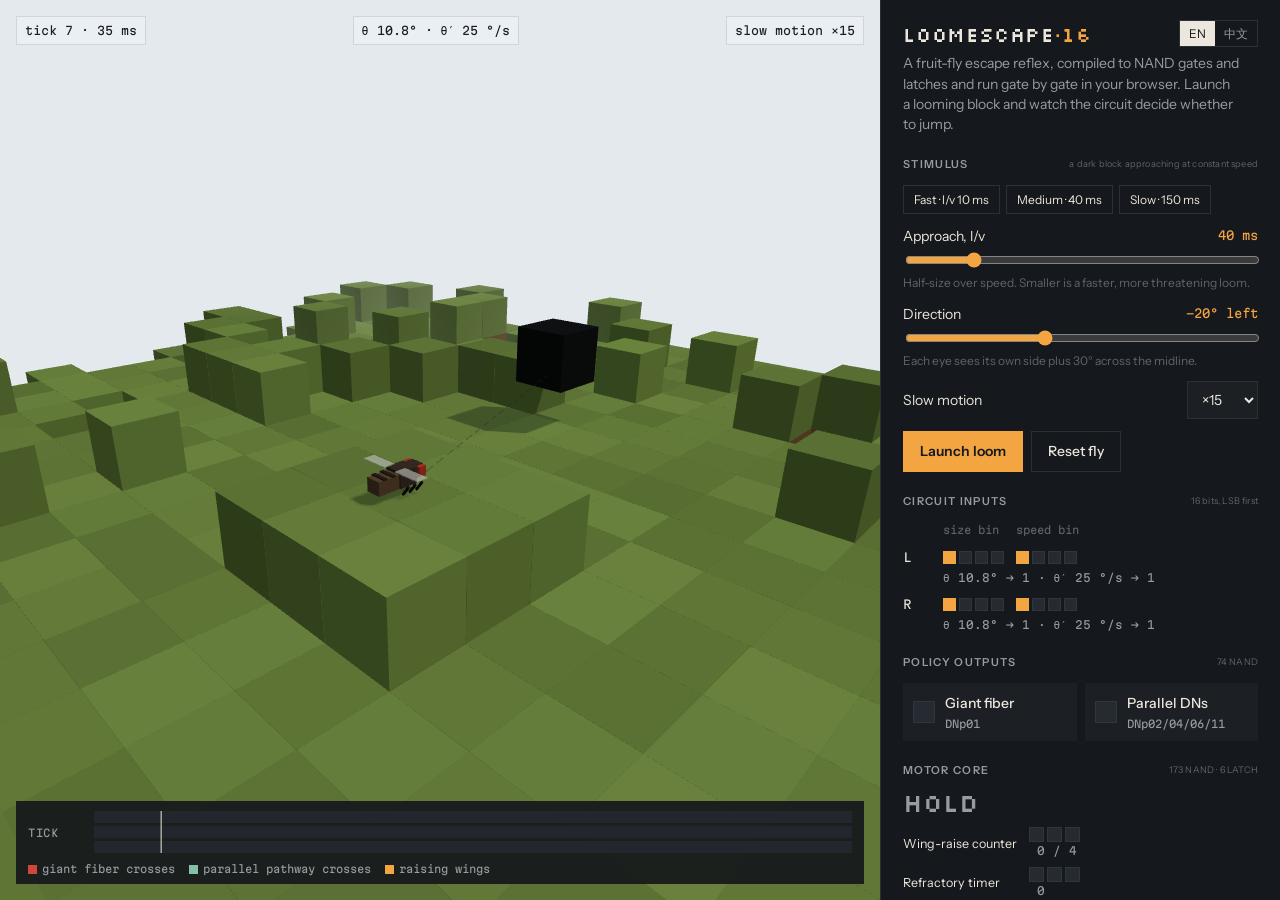
<file: docs/index.html>
<!doctype html>
<html lang="en">
<head>
<meta charset="utf-8">
<title>C3S Reflex Circuits</title>
<meta name="viewport" content="width=device-width, initial-scale=1">
<meta http-equiv="refresh" content="0; url=demo/">
<link rel="canonical" href="demo/">
</head>
<body>
<p><a href="demo/">LoomEscape voxel bench</a> · <a href="https://github.com/BruceLanLan/c3s-reflex-circuits">source, proofs and docs</a></p>
</body>
</html>
</file>
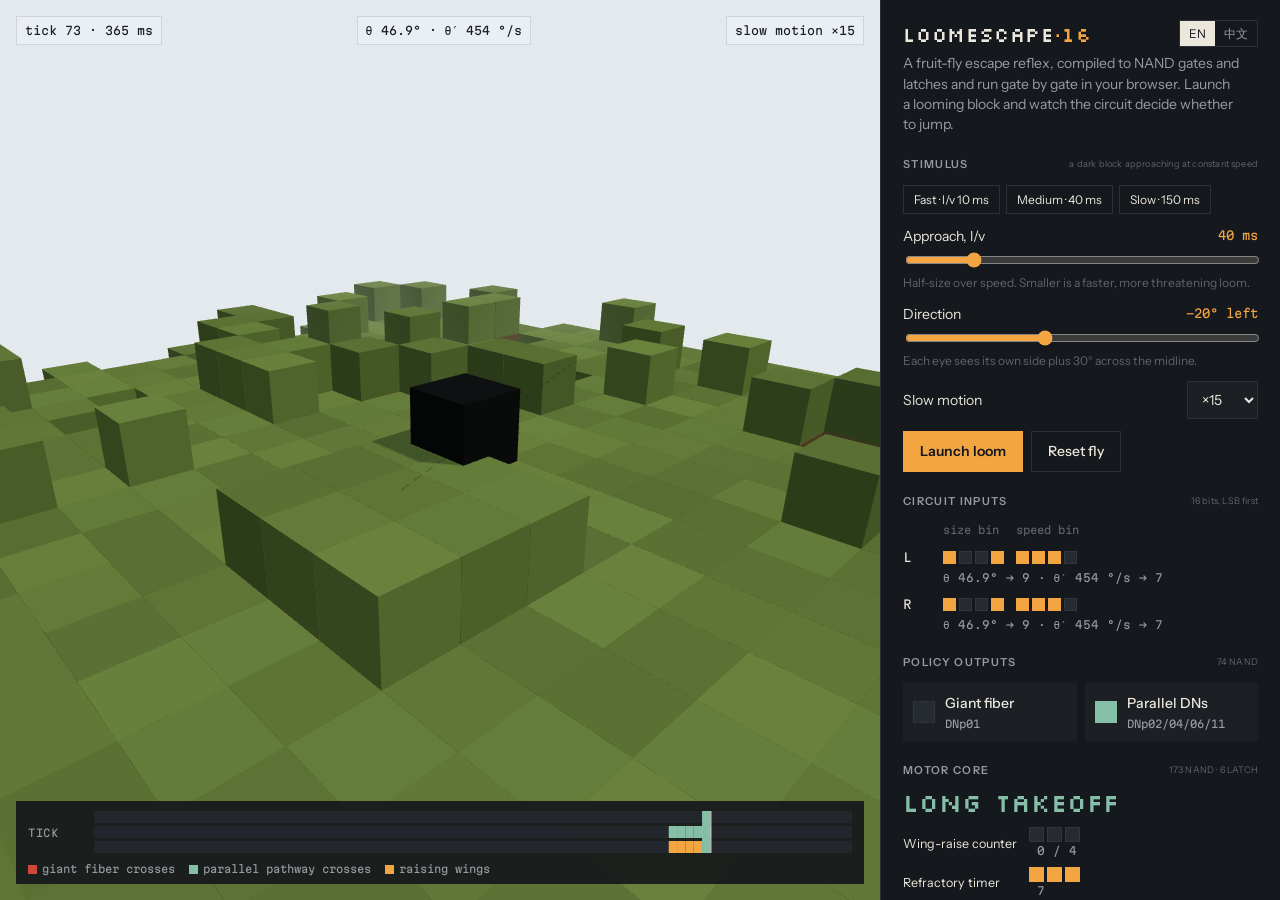
<file: docs/demo/index.html>
<!DOCTYPE html>
<html lang="en">
<head>
<meta charset="utf-8">
<meta name="viewport" content="width=device-width, initial-scale=1">
<title>LoomEscape Voxel Bench</title>
<meta name="description" content="A fruit-fly escape reflex, compiled to 173 NAND gates and 6 latches, evaluated gate by gate in your browser inside a voxel world.">
<link rel="preconnect" href="https://fonts.googleapis.com">
<link rel="preconnect" href="https://fonts.gstatic.com" crossorigin>
<!-- Loaded without blocking rendering: where Google Fonts is unreachable the page keeps its fallback fonts. -->
<link rel="stylesheet" href="https://fonts.googleapis.com/css2?family=Instrument+Sans:wght@400;500;600&amp;family=Martian+Mono:wght@400;500&amp;family=Silkscreen&amp;display=swap" media="print" onload="this.media='all'">
<style>
  :root {
    --screen: #E6ECF0;
    --screen-deep: #C5D1D9;
    --ink: #1A1E23;
    --loom: #121417;
    --rail: #15181C;
    --rail-raised: #1C2025;
    --line: #2B3037;
    --paper: #ECE7DC;
    --dim: #979CA3;
    --faint: #5E646C;
    --gf: #D0473A;
    --par: #86BFA8;
    --amber: #F2A541;
    --bad: #E36A52;
    --display: "Silkscreen", ui-monospace, "SFMono-Regular", Menlo, monospace;
    --ui: "Instrument Sans", system-ui, -apple-system, "Segoe UI", Roboto, "PingFang SC", "Noto Sans SC", sans-serif;
    --mono: "Martian Mono", ui-monospace, "SFMono-Regular", Menlo, Consolas, monospace;
  }
  * { box-sizing: border-box; }
  html, body { height: 100%; }
  body {
    margin: 0;
    background: var(--rail);
    color: var(--paper);
    font-family: var(--ui);
    font-size: 14px;
    line-height: 1.45;
    -webkit-font-smoothing: antialiased;
  }
  button, input, select { font: inherit; color: inherit; }
  :focus-visible { outline: 2px solid var(--amber); outline-offset: 2px; }

  .app {
    display: grid;
    grid-template-columns: minmax(0, 1fr) 400px;
    height: 100vh;
    height: 100dvh;
  }

  /* ---------- stage ---------- */
  .stage {
    position: relative;
    background: linear-gradient(180deg, #EEF2F4 0%, var(--screen) 55%, var(--screen-deep) 100%);
    overflow: hidden;
    min-height: 0;
  }
  #view { display: block; width: 100%; height: 100%; touch-action: none; cursor: grab; }
  #view:active { cursor: grabbing; }
  .readout {
    position: absolute;
    inset: 16px 16px auto 16px;
    display: flex;
    flex-wrap: wrap;
    justify-content: space-between;
    gap: 8px;
    pointer-events: none;
    color: var(--ink);
    font-family: var(--mono);
    font-size: 11.5px;
    font-variant-numeric: tabular-nums;
  }
  .readout span {
    background: rgba(236, 241, 244, 0.82);
    border: 1px solid rgba(26, 30, 35, 0.12);
    padding: 5px 8px;
  }
  .no-webgl {
    position: absolute;
    inset: 0;
    display: grid;
    place-items: center;
    padding: 24px;
    text-align: center;
    color: var(--ink);
    font-size: 15px;
  }
  .timeline {
    position: absolute;
    inset: auto 16px 16px 16px;
    background: rgba(21, 24, 28, 0.92);
    color: var(--paper);
    padding: 10px 12px 8px;
    display: grid;
    grid-template-columns: 56px minmax(0, 1fr);
    gap: 6px 10px;
    align-items: center;
    font-family: var(--mono);
    font-size: 10.5px;
  }
  .timeline .row-label { color: var(--dim); letter-spacing: 0.06em; text-transform: uppercase; }
  .timeline canvas { width: 100%; height: 44px; display: block; }
  .timeline .legend {
    grid-column: 1 / -1;
    display: flex;
    flex-wrap: wrap;
    gap: 4px 14px;
    color: var(--dim);
  }
  .legend i { display: inline-block; width: 9px; height: 9px; margin-right: 5px; vertical-align: -1px; }

  /* ---------- rail ---------- */
  .rail {
    overflow-y: auto;
    border-left: 1px solid var(--line);
    padding-block: 20px 28px;
    padding-inline: 22px;
    display: flex;
    flex-direction: column;
    gap: 22px;
  }
  .masthead { display: grid; gap: 6px; }
  .masthead-top { display: flex; justify-content: space-between; align-items: center; gap: 12px; }
  .wordmark { font-family: var(--display); font-size: 20px; letter-spacing: 0.02em; line-height: 1; margin: 0; font-weight: 400; }
  .wordmark b { color: var(--amber); font-weight: 400; }
  .lede { margin: 0; color: var(--dim); max-width: 44ch; text-wrap: pretty; }
  .lang {
    display: inline-flex;
    border: 1px solid var(--line);
  }
  .lang button {
    background: transparent;
    border: 0;
    padding: 4px 9px;
    font-size: 12px;
    color: var(--dim);
    cursor: pointer;
  }
  .lang button[aria-pressed="true"] { background: var(--paper); color: var(--rail); }

  .block { display: grid; gap: 12px; }
  .label {
    margin: 0;
    font-size: 11px;
    font-weight: 600;
    letter-spacing: 0.12em;
    text-transform: uppercase;
    color: var(--dim);
    display: flex;
    justify-content: space-between;
    gap: 12px;
  }
  .label small { font-weight: 400; letter-spacing: 0.02em; text-transform: none; color: var(--faint); }

  .field { display: grid; grid-template-columns: 1fr auto; gap: 4px 12px; align-items: center; }
  .field label { color: var(--paper); }
  .field output { font-family: var(--mono); font-size: 12px; font-variant-numeric: tabular-nums; color: var(--amber); }
  .field input[type="range"] { grid-column: 1 / -1; width: 100%; accent-color: var(--amber); }
  .hint { grid-column: 1 / -1; color: var(--faint); font-size: 12px; }

  .presets { display: flex; flex-wrap: wrap; gap: 6px; }
  .chip {
    border: 1px solid var(--line);
    background: transparent;
    padding: 5px 10px;
    font-size: 12px;
    color: var(--paper);
    cursor: pointer;
  }
  .chip:hover { border-color: var(--dim); }
  .actions { display: flex; flex-wrap: wrap; gap: 8px; }
  .btn {
    border: 1px solid var(--amber);
    background: var(--amber);
    color: var(--rail);
    font-weight: 600;
    padding: 9px 16px;
    cursor: pointer;
  }
  .btn.ghost { background: transparent; color: var(--paper); border-color: var(--line); font-weight: 500; }
  .btn.ghost:hover { border-color: var(--dim); }
  select {
    background: var(--rail-raised);
    border: 1px solid var(--line);
    padding: 8px 10px;
  }

  /* lamps: square, like the voxels they drive */
  .eyes { display: grid; gap: 10px; }
  .eye { display: grid; grid-template-columns: 30px 1fr; gap: 4px 10px; align-items: center; }
  .eye-name { font-family: var(--mono); font-size: 12px; color: var(--paper); }
  .eye-name.blind { color: var(--faint); }
  .nibbles { display: flex; gap: 12px; }
  .nibble { display: flex; gap: 3px; }
  .lamp { width: 13px; height: 13px; background: #262B31; border: 1px solid #30363D; }
  .lamp.on { background: var(--amber); border-color: var(--amber); }
  .lamp.gf.on { background: var(--gf); border-color: var(--gf); }
  .lamp.par.on { background: var(--par); border-color: var(--par); }
  .eye-values { grid-column: 2; font-family: var(--mono); font-size: 11px; color: var(--dim); font-variant-numeric: tabular-nums; }
  .bitlegend { font-family: var(--mono); font-size: 10.5px; color: var(--faint); padding-left: 40px; display: flex; gap: 12px; }
  .bitlegend span { width: 61px; white-space: nowrap; }

  .pathways { display: grid; grid-template-columns: 1fr 1fr; gap: 8px; }
  .pathway {
    display: grid;
    grid-template-columns: auto 1fr;
    gap: 2px 10px;
    align-items: center;
    padding: 10px;
    background: var(--rail-raised);
  }
  .pathway .lamp { width: 22px; height: 22px; grid-row: span 2; }
  .pathway strong { font-weight: 500; }
  .pathway small { color: var(--dim); font-family: var(--mono); font-size: 10.5px; }

  .motor { display: grid; gap: 10px; }
  .motor-word {
    font-family: var(--display);
    font-size: 26px;
    line-height: 1.05;
    min-height: 1.1em;
    color: var(--dim);
  }
  :lang(zh) .motor-word { font-family: var(--ui); font-weight: 600; }
  .motor-word[data-motor="1"] { color: var(--amber); }
  .motor-word[data-motor="2"] { color: var(--gf); }
  .motor-word[data-motor="3"] { color: var(--par); }
  .latches { display: grid; grid-template-columns: auto 1fr; gap: 6px 12px; align-items: center; font-size: 12.5px; }
  .latches .nibble .lamp { width: 15px; height: 15px; }
  .latches output { font-family: var(--mono); font-size: 11px; color: var(--dim); margin-left: 8px; font-variant-numeric: tabular-nums; }

  .result {
    display: grid;
    gap: 6px;
    padding: 12px;
    border: 1px solid var(--line);
    font-size: 13px;
  }
  .result[hidden] { display: none; }
  .result p { margin: 0; }
  .verdict { font-family: var(--mono); font-size: 11px; letter-spacing: 0.04em; }
  .verdict.agree { color: var(--par); }
  .verdict.differ { color: var(--amber); }

  .facts { display: grid; grid-template-columns: auto 1fr; gap: 5px 14px; margin: 0; font-size: 12.5px; }
  .facts dt { color: var(--dim); }
  .facts dd { margin: 0; font-family: var(--mono); font-size: 11.5px; font-variant-numeric: tabular-nums; overflow-wrap: anywhere; }
  .check { display: flex; gap: 8px; align-items: baseline; font-size: 12.5px; }
  .check .dot { width: 9px; height: 9px; flex: none; background: var(--faint); }
  .check.ok .dot { background: var(--par); }
  .check.fail .dot { background: var(--bad); }
  .check.fail { color: var(--bad); }

  .footnote { color: var(--faint); font-size: 12px; display: grid; gap: 6px; }
  .footnote p { margin: 0; }
  a { color: var(--paper); text-decoration-color: var(--faint); text-underline-offset: 3px; }
  a:hover { text-decoration-color: var(--amber); }

  @media (max-width: 900px) {
    .app { grid-template-columns: minmax(0, 1fr); height: auto; }
    .stage { height: 64vh; min-height: 380px; }
    .rail { border-left: 0; border-top: 1px solid var(--line); overflow: visible; }
  }
  @media (max-width: 420px) {
    .pathways { grid-template-columns: 1fr; }
    .timeline { grid-template-columns: 44px minmax(0, 1fr); }
  }
</style>
</head>
<body>
<div class="app">
  <main class="stage" id="stage" aria-label="Voxel world">
    <canvas id="view" aria-label="A fruit fly standing on a grass block while a dark block approaches"></canvas>
    <div class="readout" aria-live="polite">
      <span id="ro-tick">tick 0 · 0 ms</span>
      <span id="ro-size">θ 10.0° · θ′ 0 °/s</span>
      <span id="ro-slow">slow motion ×15</span>
    </div>
    <div class="timeline" aria-label="Per-tick record">
      <span class="row-label">tick</span>
      <canvas id="strip" height="44"></canvas>
      <div class="legend">
        <span><i style="background: var(--gf)"></i><span data-i18n="legendGf">giant fiber crosses</span></span>
        <span><i style="background: var(--par)"></i><span data-i18n="legendPar">parallel pathway crosses</span></span>
        <span><i style="background: var(--amber)"></i><span data-i18n="legendRaise">raising wings</span></span>
      </div>
    </div>
  </main>

  <aside class="rail">
    <header class="masthead">
      <div class="masthead-top">
        <h1 class="wordmark">LoomEscape<b>·16</b></h1>
        <div class="lang" role="group" aria-label="Language">
          <button type="button" id="lang-en" aria-pressed="true">EN</button>
          <button type="button" id="lang-zh" aria-pressed="false">中文</button>
        </div>
      </div>
      <p class="lede" data-i18n="lede">A fruit-fly escape reflex, compiled to NAND gates and latches and run gate by gate in your browser. Launch a looming block and watch the circuit decide whether to jump.</p>
    </header>

    <section class="block" aria-labelledby="h-stim">
      <h2 class="label" id="h-stim"><span data-i18n="stimulus">Stimulus</span><small data-i18n="stimulusNote">a dark block approaching at constant speed</small></h2>
      <div class="presets">
        <button type="button" class="chip" data-lv="10" data-az="0" data-i18n="presetFast">Fast · l/v 10 ms</button>
        <button type="button" class="chip" data-lv="40" data-az="-20" data-i18n="presetMedium">Medium · 40 ms</button>
        <button type="button" class="chip" data-lv="150" data-az="45" data-i18n="presetSlow">Slow · 150 ms</button>
      </div>
      <div class="field">
        <label for="lv" data-i18n="lv">Approach, l/v</label>
        <output id="lv-out" for="lv">40 ms</output>
        <input type="range" id="lv" min="5" max="200" step="1" value="40">
        <span class="hint" data-i18n="lvHint">Half-size over speed. Smaller is a faster, more threatening loom.</span>
      </div>
      <div class="field">
        <label for="az" data-i18n="az">Direction</label>
        <output id="az-out" for="az">−20° left</output>
        <input type="range" id="az" min="-90" max="90" step="1" value="-20">
        <span class="hint" data-i18n="azHint">Each eye sees its own side plus 30° across the midline.</span>
      </div>
      <div class="field">
        <label for="slow" data-i18n="slow">Slow motion</label>
        <select id="slow">
          <option value="5">×5</option>
          <option value="15" selected>×15</option>
          <option value="40">×40</option>
          <option value="120">×120</option>
        </select>
      </div>
      <div class="actions">
        <button type="button" class="btn" id="launch" data-i18n="launch">Launch loom</button>
        <button type="button" class="btn ghost" id="reset" data-i18n="reset">Reset fly</button>
      </div>
    </section>

    <section class="block" aria-labelledby="h-eyes">
      <h2 class="label" id="h-eyes"><span data-i18n="eyes">Circuit inputs</span><small data-i18n="eyesNote">16 bits, LSB first</small></h2>
      <div class="bitlegend" aria-hidden="true"><span data-i18n="sizeBin">size bin</span><span data-i18n="speedBin">speed bin</span></div>
      <div class="eyes">
        <div class="eye">
          <span class="eye-name" id="eye-L-name">L</span>
          <div class="nibbles"><div class="nibble" id="bits-size-L"></div><div class="nibble" id="bits-speed-L"></div></div>
          <span class="eye-values" id="eye-L-values">—</span>
        </div>
        <div class="eye">
          <span class="eye-name" id="eye-R-name">R</span>
          <div class="nibbles"><div class="nibble" id="bits-size-R"></div><div class="nibble" id="bits-speed-R"></div></div>
          <span class="eye-values" id="eye-R-values">—</span>
        </div>
      </div>
    </section>

    <section class="block" aria-labelledby="h-path">
      <h2 class="label" id="h-path"><span data-i18n="pathways">Policy outputs</span><small>74 NAND</small></h2>
      <div class="pathways">
        <div class="pathway"><span class="lamp gf" id="lamp-gf"></span><strong data-i18n="gf">Giant fiber</strong><small>DNp01</small></div>
        <div class="pathway"><span class="lamp par" id="lamp-par"></span><strong data-i18n="par">Parallel DNs</strong><small>DNp02/04/06/11</small></div>
      </div>
    </section>

    <section class="block motor" aria-labelledby="h-motor">
      <h2 class="label" id="h-motor"><span data-i18n="motor">Motor core</span><small>173 NAND · 6 LATCH</small></h2>
      <div class="motor-word" id="motor-word" data-motor="0" aria-live="polite">HOLD</div>
      <div class="latches">
        <span data-i18n="raise">Wing-raise counter</span>
        <span><span class="nibble" id="bits-raise"></span><output id="raise-out">0 / 4</output></span>
        <span data-i18n="refr">Refractory timer</span>
        <span><span class="nibble" id="bits-refr"></span><output id="refr-out">0</output></span>
      </div>
      <div class="result" id="result" hidden>
        <p id="result-circuit"></p>
        <p id="result-teacher"></p>
        <span class="verdict" id="result-verdict"></span>
      </div>
    </section>

    <section class="block" aria-labelledby="h-circuit">
      <h2 class="label" id="h-circuit"><span data-i18n="circuit">Netlist in this page</span></h2>
      <dl class="facts">
        <dt data-i18n="manifest">Manifest</dt><dd><a id="fact-manifest" href="https://github.com/BruceLanLan/c3s-reflex-circuits/tree/main/circuits/loom-escape">—</a> <span data-i18n="builtOn">built on</span> <a id="fact-policy" href="https://github.com/BruceLanLan/c3s-reflex-circuits/tree/main/circuits/loom-escape">—</a></dd>
        <dt data-i18n="cells">Cells</dt><dd id="fact-cells">—</dd>
        <dt data-i18n="size">Size</dt><dd id="fact-bytes">—</dd>
        <dt data-i18n="layout">Layout</dt><dd>NAND 0x00 · LATCH 0x01 · u24</dd>
        <dt>SHA-256</dt><dd id="fact-sha">—</dd>
      </dl>
      <div class="check" id="check-hash"><span class="dot"></span><span data-i18n="checkingHash">Checking the embedded netlist hash…</span></div>
      <div class="check" id="check-replay"><span class="dot"></span><span data-i18n="checkingReplay">Replaying reference episodes…</span></div>
    </section>

    <footer class="footnote">
      <p data-i18n="foot1">Every tick: the block's angular size and expansion speed are quantised per eye into 16 bits, the netlist is evaluated cell by cell, and its six latches carry the wing program and refractory state to the next tick.</p>
      <p><a href="../sim/" data-i18n="simLink">Handheld simulator</a> · <a href="https://github.com/BruceLanLan/c3s-reflex-circuits" data-i18n="repo">Source, proofs and docs</a> · <span data-i18n="author">Author</span> <a href="https://github.com/BruceLanLan">BruceBlue</a> · X <a href="https://x.com/BruceBlue">@BruceBlue</a></p>
    </footer>
  </aside>
</div>

<!-- DATA:BEGIN -->
<script type="application/json" id="c3s-data">{"format":"c3s.demo/1","core":{"name":"core-hand-abc","hex":"[base64]","sha256":"7c8eaf62495908c434206ff54aa1f3e9146b4295506f59584d6107d2104b2e52","inputs":["size_L[0]","size_L[1]","size_L[2]","size_L[3]","speed_L[0]","speed_L[1]","speed_L[2]","speed_L[3]","size_R[0]","size_R[1]","size_R[2]","size_R[3]","speed_R[0]","speed_R[1]","speed_R[2]","speed_R[3]","standing"],"outputs":["motor[0]","motor[1]"],"nState":6,"metrics":{"nand":173,"latch":6,"ref":0,"cells":179,"bytes":1235,"depth":25},"stateLayout":{"raise_counter_bits":3,"refractory_bits":3,"order":"raise counter bits (LSB first), then refractory timer bits (LSB first)"}},"policy":{"name":"policy-hand-abc","hex":"[base64]","sha256":"03f7f8dc8a53e318871ec85e5160e0ed6e04568f3a1c2ad4ceec904b10a1d3bf","inputs":["size_L[0]","size_L[1]","size_L[2]","size_L[3]","speed_L[0]","speed_L[1]","speed_L[2]","speed_L[3]","size_R[0]","size_R[1]","size_R[2]","size_R[3]","speed_R[0]","speed_R[1]","speed_R[2]","speed_R[3]"],"outputs":["gf","parallel"],"nState":0,"metrics":{"nand":74,"latch":0,"ref":0,"cells":74,"bytes":518,"depth":11}},"encoding":{"bits":4,"sizeEdges":[10.0,12.125086,14.701771,17.826025,21.614208,26.207414,31.776715,38.529541,46.717401,56.645251,68.682855,83.278553,100.975963,122.434225,148.452553,180.0],"speedEdges":[25.0,37.892914,57.434918,87.055056,131.950791,200.0,303.143313,459.479342,696.440451,1055.606329,1600.0,2425.146506,3675.834736,5571.523605,8444.850629,12800.0]},"teacher":{"sizeMu":60.0,"sizeSigma":30.0,"speedScale":1000.0,"gfThreshold":4.25,"parallelThreshold":6.0,"wingRaiseTicks":4,"refractoryTicks":7,"tickMs":5.0,"weights":{"R":{"gf_lc4":2580,"gf_lplc2":2220,"par_lc4":8807,"par_lplc2":2294},"L":{"gf_lc4":3782,"gf_lplc2":2642,"par_lc4":11817,"par_lplc2":2899}}},"stimulus":{"startDeg":10.0,"endDeg":170.0,"binocularOverlapDeg":30.0},"motorNames":{"0":"hold","1":"raising wings","2":"short-mode takeoff","3":"long-mode takeoff"},"episodes":[{"lv":10.0,"azimuth":0.0,"samples":[[10.0,87.045163],[10.454975,95.123535],[10.953192,104.377214],[11.5011,115.044906],[12.106496,127.42889],[12.778889,141.916373],[13.529995,159.009666],[14.374418,179.369571],[15.330589,203.878976],[16.422098,233.738089],[17.679621,270.610484],[19.143762,316.853063],[20.869383,375.889125],[22.932353,452.83413],[25.440481,555.585648],[28.551869,696.803839],[32.507111,897.683007],[37.688606,1195.504333],[44.735682,1659.507606],[54.779215,2425.165883],[69.928273,3763.208306],[94.151136,6144.328461],[133.459532,9670.622743]],"ticks":[[78129,0,0],[82241,0,0],[82241,0,0],[82241,0,0],[82241,0,0],[86610,0,0],[86610,0,0],[86610,0,0],[90979,0,0],[90979,0,0],[90979,0,0],[95348,0,0],[95348,0,0],[95605,0,0],[99717,1,1],[104086,2,56]],"teacher":[2,16]},{"lv":40.0,"azimuth":-60.0,"samples":[[10.0,21.761291],[10.11,22.241424],[10.222441,22.737581],[10.337404,23.250481],[10.454975,23.780884],[10.575243,24.329593],[10.698303,24.897457],[10.824251,25.485376],[10.953192,26.094304],[11.085231,26.725248],[11.220483,27.37928],[11.359064,28.057538],[11.5011,28.761227],[11.646721,29.49163],[11.796063,30.250113],[11.949271,31.038128],[12.106496,31.857223],[12.267898,32.709045],[12.433644,33.595357],[12.603912,34.518037],[12.778889,35.479093],[12.958771,36.480675],[13.143767,37.525083],[13.334097,38.614782],[13.529995,39.752417],[13.731706,40.940826],[13.939492,42.183061],[14.153632,43.482404],[14.374418,44.842393],[14.602163,46.266838],[14.8372,47.759853],[15.079883,49.325885],[15.330589,50.969744],[15.589719,52.696639],[15.857703,54.512221],[16.134999,56.422625],[16.422098,58.434522],[16.719526,60.555178],[17.027844,62.792512],[17.34766,65.155174],[17.679621,67.652621],[18.024428,70.295214],[18.382834,73.094317],[18.755652,76.062419],[19.143762,79.213266],[19.548115,82.562014],[19.96974,86.125409],[20.409757,89.921981],[20.869383,93.972281],[21.349941,98.299145],[21.852877,102.927998],[22.379771,107.887215],[22.932353,113.208532],[23.512519,118.927525],[24.122357,125.084172],[24.764165,131.723511],[25.440481,138.896412],[26.154114,146.660486],[26.90818,155.081157],[27.706144,164.232942],[28.551869,174.20096],[29.449675,185.082742],[30.404405,196.990397],[31.421503,210.053205],[32.507111,224.420752],[33.668173,240.266703],[34.912577,257.793386],[36.2493,277.237341],[37.688606,298.876083],[39.242261,323.036323],[40.923811,350.103982],[42.748903,380.536365],[44.735682,414.876901],[46.905258,453.772884],[49.282282,497.99656],[51.89563,548.469723],[54.779215,606.291471],[57.972955,672.767761],[61.523871,749.439428],[65.48732,838.101724],[69.928273,940.802076],[74.922485,1059.792011],[80.557221,1197.392231],[86.930968,1355.705379],[94.151136,1536.082115],[102.328233,1738.227636],[111.564497,1958.868731],[121.934869,2190.066568],[133.459532,2417.655686],[146.071105,2620.896457],[159.586247,2774.832159]],"ticks":[[65537,0,0],[65537,0,0],[65537,0,0],[65537,0,0],[65537,0,0],[65537,0,0],[65537,0,0],[65553,0,0],[65553,0,0],[65553,0,0],[65553,0,0],[65553,0,0],[65553,0,0],[65553,0,0],[65553,0,0],[65553,0,0],[65553,0,0],[65554,0,0],[65554,0,0],[65554,0,0],[65554,0,0],[65554,0,0],[65554,0,0],[65570,0,0],[65570,0,0],[65570,0,0],[65570,0,0],[65570,0,0],[65570,0,0],[65570,0,0],[65571,0,0],[65571,0,0],[65571,0,0],[65571,0,0],[65571,0,0],[65571,0,0],[65587,0,0],[65587,0,0],[65587,0,0],[65587,0,0],[65587,0,0],[65588,0,0],[65588,0,0],[65588,0,0],[65588,0,0],[65588,0,0],[65588,0,0],[65604,0,0],[65604,0,0],[65604,0,0],[65605,0,0],[65605,0,0],[65605,0,0],[65605,0,0],[65605,0,0],[65605,0,0],[65621,0,0],[65621,0,0],[65622,0,0],[65622,0,0],[65622,0,0],[65622,0,0],[65622,0,0],[65638,0,0],[65639,0,0],[65639,0,0],[65639,0,0],[65639,0,0],[65639,0,0],[65656,1,1],[65656,1,2],[65656,1,3],[65656,1,4],[65657,3,56]],"teacher":[3,73]},{"lv":80.0,"azimuth":20.0,"samples":[[10.0,10.880645],[10.0547,10.999699],[10.11,11.120712],[10.165911,11.243728],[10.222441,11.36879],[10.279602,11.495946],[10.337404,11.62524],[10.395858,11.756723],[10.454975,11.890442],[10.514766,12.026449],[10.575243,12.164796],[10.636418,12.305538],[10.698303,12.448729],[10.76091,12.594426],[10.824251,12.742688],[10.888341,12.893576],[10.953192,13.047152],[11.018817,13.203479],[11.085231,13.362624],[11.152448,13.524654],[11.220483,13.68964],[11.289349,13.857654],[11.359064,14.028769],[11.429642,14.203062],[11.5011,14.380613],[11.573454,14.561503],[11.646721,14.745815],[11.720918,14.933637],[11.796063,15.125057],[11.872175,15.320168],[11.949271,15.519064],[12.027372,15.721845],[12.106496,15.928611],[12.186665,16.139468],[12.267898,16.354523],[12.350217,16.573888],[12.433644,16.797678],[12.518202,17.026014],[12.603912,17.259018],[12.6908,17.496818],[12.778889,17.739547],[12.868204,17.987339],[12.958771,18.240338],[13.050616,18.498688],[13.143767,18.762542],[13.238251,19.032055],[13.334097,19.307391],[13.431335,19.588717],[13.529995,19.876208],[13.630107,20.170044],[13.731706,20.470413],[13.834823,20.777508],[13.939492,21.09153],[14.04575,21.41269],[14.153632,21.741202],[14.263175,22.077293],[14.374418,22.421196],[14.4874,22.773154],[14.602163,23.133419],[14.718748,23.502252],[14.8372,23.879927],[14.957563,24.266725],[15.079883,24.662943],[15.204209,25.068885],[15.330589,25.484872],[15.459075,25.911235],[15.589719,26.34832],[15.722576,26.796486],[15.857703,27.25611],[15.995157,27.727583],[16.134999,28.211312],[16.277291,28.707724],[16.422098,29.217261],[16.569487,29.740388],[16.719526,30.277589],[16.872287,30.829369],[17.027844,31.396256],[17.186275,31.978803],[17.34766,32.577587],[17.512079,33.193212],[17.679621,33.826311],[17.850373,34.477544],[18.024428,35.147607],[18.201881,35.837225],[18.382834,36.547159],[18.567388,37.278208],[18.755652,38.03121],[18.947738,38.807044],[19.143762,39.606633],[19.343846,40.430948],[19.548115,41.281007],[19.756701,42.157884],[19.96974,43.062704],[20.187376,43.996657],[20.409757,44.960991],[20.637039,45.957022],[20.869383,46.986141],[21.106958,48.049809],[21.349941,49.149572],[21.598517,50.287061],[21.852877,51.463999],[22.113225,52.682206],[22.379771,53.943608],[22.652737,55.250242],[22.932353,56.604266],[23.218862,58.007966],[23.512519,59.463763],[23.813591,60.974227],[24.122357,62.542086],[24.439112,64.170236],[24.764165,65.861756],[25.097841,67.619918],[25.440481,69.448206],[25.792446,71.35033],[26.154114,73.330243],[26.525885,75.392159],[26.90818,77.540579],[27.301443,79.780304],[27.706144,82.116471],[28.122778,84.55457],[28.551869,87.10048],[28.993973,89.760497],[29.449675,92.541371],[29.9196,95.450346],[30.404405,98.495198],[30.904792,101.684287],[31.421503,105.026603],[31.95533,108.531823],[32.507111,112.210376],[33.077741,116.073507],[33.668173,120.133352],[34.279424,124.403022],[34.912577,128.896693],[35.56879,133.629704],[36.2493,138.618671],[36.955433,143.881603],[37.688606,149.438042],[38.450338,155.309207],[39.242261,161.518162],[40.066124,168.089988],[40.923811,175.051991],[41.817344,182.433915],[42.748903,190.268183],[43.720838,198.590161],[44.735682,207.438451],[45.79617,216.855198],[46.905258,226.886442],[48.066142,237.582483],[49.282282,248.99828],[50.557424,261.19388],[51.89563,274.234861],[53.301301,288.192799],[54.779215,303.145735],[56.334558,319.178648],[57.972955,336.383881],[59.700517,354.861528],[61.523871,374.719714],[63.450208,396.074716],[65.48732,419.050862],[67.643638,443.78009],[69.928273,470.401038],[72.351041,499.0575],[74.922485,529.896005],[77.653881,563.062263],[80.557221,598.696115],[83.645168,636.924605],[86.930968,677.852689],[90.428315,721.551127],[94.151136,768.041058],[98.113304,817.27495],[102.328233,869.113818],[106.808364,923.301104],[111.564497,979.434366],[116.605001,1036.936961],[121.934869,1095.033284],[127.554684,1152.732601],[133.459532,1208.827843],[139.63796,1261.916291],[146.071105,1310.448228],[152.732151,1352.80668],[159.586247,1387.416079],[166.591037,1412.870672]],"ticks":[[65793,0,0],[65793,0,0],[65793,0,0],[65793,0,0],[65793,0,0],[65793,0,0],[65793,0,0],[65793,0,0],[65793,0,0],[65793,0,0],[65793,0,0],[65793,0,0],[65793,0,0],[65793,0,0],[65793,0,0],[65793,0,0],[65793,0,0],[65793,0,0],[65793,0,0],[65793,0,0],[65793,0,0],[65793,0,0],[65793,0,0],[65793,0,0],[65793,0,0],[65793,0,0],[65793,0,0],[65793,0,0],[65793,0,0],[65793,0,0],[65793,0,0],[65793,0,0],[65793,0,0],[66050,0,0],[66050,0,0],[66050,0,0],[66050,0,0],[66050,0,0],[66050,0,0],[66050,0,0],[66050,0,0],[66050,0,0],[66050,0,0],[66050,0,0],[66050,0,0],[66050,0,0],[66050,0,0],[66050,0,0],[66050,0,0],[66050,0,0],[66050,0,0],[66050,0,0],[66050,0,0],[66050,0,0],[66050,0,0],[66050,0,0],[66050,0,0],[66050,0,0],[66050,0,0],[66307,0,0],[66307,0,0],[66307,0,0],[66307,0,0],[70419,0,0],[70419,0,0],[70419,0,0],[70419,0,0],[70419,0,0],[70419,0,0],[70419,0,0],[70419,0,0],[70419,0,0],[70419,0,0],[70419,0,0],[70419,0,0],[70419,0,0],[70419,0,0],[70419,0,0],[70419,0,0],[70419,0,0],[70419,0,0],[70676,0,0],[70676,0,0],[70676,0,0],[70676,0,0],[70676,0,0],[74788,0,0],[74788,0,0],[74788,0,0],[74788,0,0],[74788,0,0],[74788,0,0],[74788,0,0],[74788,0,0],[74788,0,0],[74788,0,0],[74788,0,0],[74788,0,0],[74788,0,0],[74788,0,0],[75045,0,0],[75045,0,0],[75045,0,0],[75045,0,0],[75045,0,0],[79157,0,0],[79157,0,0],[79157,0,0],[79157,0,0],[79157,0,0],[79157,0,0],[79157,0,0],[79157,0,0],[79157,0,0],[79157,0,0],[79414,0,0],[79414,0,0],[79414,0,0],[79414,0,0],[79414,0,0],[83526,0,0],[83526,0,0],[83526,0,0],[83526,0,0],[83526,0,0],[83526,0,0],[83526,0,0],[83783,0,0],[83783,0,0],[83783,0,0],[83783,0,0],[83783,0,0],[83783,0,0],[87895,0,0],[87895,0,0],[87895,0,0],[87895,0,0],[87895,0,0],[88152,0,0],[88152,0,0],[88152,0,0],[88152,0,0],[88152,0,0],[88152,0,0],[92264,0,0],[92264,0,0],[92521,0,0],[92521,0,0],[92521,0,0],[92521,0,0],[92521,0,0],[92521,0,0],[96633,1,1],[96633,1,2],[96890,1,3],[96890,1,4],[96890,3,56]],"teacher":[3,154]}]}</script>
<!-- DATA:END -->

<!-- three.js r160 UMD build (MIT, from the npm package; see vendor/three-LICENSE). It is served from this
     site so the 3D view does not depend on a CDN that some networks block; jsDelivr is only the fallback.
     It logs a deprecation notice about build/three.min.js, which is expected. -->
<script src="vendor/three-0.160.0.min.js"></script>
<script>window.THREE || document.write('<script src="https://cdn.jsdelivr.net/npm/three@0.160.0/build/three.min.js"><\/script>');</script>

<script id="c3s-evaluator">
/*
 * NAND/LATCH netlist evaluator, written from docs/CIRCUITS.md.
 *   signal 0 = constant 0, signal 1 = constant 1, signals 2..2+nIn-1 = inputs,
 *   then one signal per cell.  NAND: 0x00 u24 a u24 b.  LATCH: 0x01 u24 d.
 *   A latch outputs its stored bit and stores signal d at the end of the tick.
 *   Primary outputs are the last nOut signals.
 */
window.C3SNetlist = (() => {
  function hexToBytes(hex) {
    const h = hex.startsWith("0x") ? hex.slice(2) : hex;
    const out = new Uint8Array(h.length / 2);
    for (let i = 0; i < out.length; i++) out[i] = parseInt(h.substr(2 * i, 2), 16);
    return out;
  }
  function decode(hex, nIn, nOut) {
    const b = hexToBytes(hex);
    const u24 = (o) => (b[o] << 16) | (b[o + 1] << 8) | b[o + 2];
    const cells = [];
    let p = 0, next = 2 + nIn, nState = 0;
    while (p < b.length) {
      const op = b[p];
      if (op === 0x00) {
        if (p + 7 > b.length) throw new Error(`truncated NAND at byte ${p}`);
        const a = u24(p + 1), c = u24(p + 4);
        if (a >= next || c >= next) throw new Error(`NAND at signal ${next} reads a signal not yet defined`);
        cells.push({ nand: true, a, b: c });
        p += 7;
      } else if (op === 0x01) {
        if (p + 4 > b.length) throw new Error(`truncated LATCH at byte ${p}`);
        cells.push({ nand: false, d: u24(p + 1), slot: nState++ });
        p += 4;
      } else if (op === 0x02) {
        throw new Error("REF cells are not supported by this evaluator");
      } else {
        throw new Error(`unknown opcode 0x${op.toString(16)} at byte ${p}`);
      }
      next++;
    }
    for (const c of cells) if (!c.nand && c.d >= next) throw new Error(`LATCH reads signal ${c.d} outside the netlist`);
    if (next - 2 - nIn < nOut) throw new Error("fewer cells than outputs");
    return { nIn, nOut, nState, nSignals: next, bytes: b.length, cells };
  }
  // inputs and state are packed integers, bit i = input i / latch i (latches in cell order)
  function step(prog, inputs, state) {
    const s = new Uint8Array(prog.nSignals);
    s[1] = 1;
    for (let i = 0; i < prog.nIn; i++) s[2 + i] = (inputs >>> i) & 1;
    const latchD = new Array(prog.nState);
    let k = 2 + prog.nIn;
    for (const c of prog.cells) {
      if (c.nand) s[k] = s[c.a] & s[c.b] ? 0 : 1;
      else { s[k] = (state >>> c.slot) & 1; latchD[c.slot] = c.d; }
      k++;
    }
    let out = 0;
    for (let j = 0; j < prog.nOut; j++) out |= s[prog.nSignals - prog.nOut + j] << j;
    let nextState = 0;
    for (let j = 0; j < prog.nState; j++) nextState |= s[latchD[j]] << j;
    return { out, next: nextState };
  }
  return { decode, step, hexToBytes };
})();
</script>

<script>
(() => {
  "use strict";
  const DATA = JSON.parse(document.getElementById("c3s-data").textContent);
  const NL = window.C3SNetlist;
  const DEG = 180 / Math.PI, RAD = Math.PI / 180;
  const reduceMotion = window.matchMedia("(prefers-reduced-motion: reduce)").matches;
  const $ = (id) => document.getElementById(id);

  // ---------------------------------------------------------------- copy
  const COPY = {
    en: {
      lede: "A fruit-fly escape reflex, compiled to NAND gates and latches and run gate by gate in your browser. Launch a looming block and watch the circuit decide whether to jump.",
      stimulus: "Stimulus", stimulusNote: "a dark block approaching at constant speed",
      presetFast: "Fast · l/v 10 ms", presetMedium: "Medium · 40 ms", presetSlow: "Slow · 150 ms",
      lv: "Approach, l/v", lvHint: "Half-size over speed. Smaller is a faster, more threatening loom.",
      az: "Direction", azHint: "Each eye sees its own side plus 30° across the midline.",
      slow: "Slow motion", launch: "Launch loom", reset: "Reset fly",
      eyes: "Circuit inputs", eyesNote: "16 bits, LSB first", sizeBin: "size bin", speedBin: "speed bin",
      pathways: "Policy outputs", gf: "Giant fiber", par: "Parallel DNs",
      motor: "Motor core", raise: "Wing-raise counter", refr: "Refractory timer",
      circuit: "Netlist in this page", manifest: "Manifest", builtOn: "built on", cells: "Cells", size: "Size", layout: "Layout",
      checkingHash: "Checking the embedded netlist hash…", checkingReplay: "Replaying reference episodes…",
      foot1: "Every tick: the block's angular size and expansion speed are quantised per eye into 16 bits, the netlist is evaluated cell by cell, and its six latches carry the wing program and refractory state to the next tick.",
      repo: "Source, proofs and docs", author: "Author", simLink: "Handheld simulator",
      legendGf: "giant fiber crosses", legendPar: "parallel pathway crosses", legendRaise: "raising wings",
      motorWords: ["HOLD", "RAISING WINGS", "SHORT JUMP", "LONG TAKEOFF"],
      outcome: ["held until the block arrived", "raising wings", "short-mode jump", "long-mode takeoff"],
      left: "left", right: "right", ahead: "ahead", blind: "does not see it",
      hashOk: (h) => `Netlist hash matches the build (${h}…)`,
      hashBad: "Netlist hash does not match the build: this page is stale or altered",
      hashNa: "Hash check needs a secure context (https); skipped here",
      replayOk: (e, t) => `Reproduces ${e} reference episodes from the Python build (${t} circuit ticks and the continuous model), 0 mismatches`,
      replayBad: (m) => `${m} mismatches against the Python reference episodes`,
      circuitSaid: (o, t, ms, th) => `Circuit: ${o} at tick ${t} (${ms} ms, block at ${th}°).`,
      circuitHeld: "Circuit: held; the block reached 170° without a takeoff.",
      teacherSaid: (o, t) => t === null ? `Continuous model: ${o}.` : `Continuous model: ${o} at tick ${t}.`,
      agree: "SAME MODE AS THE CONTINUOUS MODEL", differ: "DIFFERENT MODE FROM THE CONTINUOUS MODEL — quantisation at the mode boundary",
      slowLabel: (x) => `slow motion ×${x}`,
      noWebgl: "This browser did not provide WebGL, so the 3D view is off; the circuit still runs in the panel. Turning on hardware acceleration, or opening the page in Chrome, Safari or Firefox, usually fixes it.",
      noThree: "The 3D view's graphics library (three.js) did not load, so the 3D view is off; the circuit still runs in the panel. Reload to try again.",
    },
    zh: {
      lede: "一条果蝇逃逸反射，编译成 NAND 门和锁存器，在你的浏览器里逐门运行。发射一个逼近的方块，看电路决定跳不跳。",
      stimulus: "刺激", stimulusNote: "一个匀速逼近的深色方块",
      presetFast: "快 · l/v 10 ms", presetMedium: "中 · 40 ms", presetSlow: "慢 · 150 ms",
      lv: "逼近速度 l/v", lvHint: "半边长除以速度。数值越小，逼近越快、越危险。",
      az: "方向", azHint: "每只眼看自己这一侧，再加上越过中线的 30°。",
      slow: "慢放", launch: "发射方块", reset: "重置果蝇",
      eyes: "电路输入", eyesNote: "16 位，低位在前", sizeBin: "大小分箱", speedBin: "速度分箱",
      pathways: "策略电路输出", gf: "巨纤维", par: "并行下行神经元",
      motor: "运动核心", raise: "抬翅计数器", refr: "不应期计时器",
      circuit: "本页运行的网表", manifest: "清单文件", builtOn: "基于策略电路", cells: "单元", size: "大小", layout: "字节布局",
      checkingHash: "正在核对嵌入网表的哈希…", checkingReplay: "正在回放参考回合…",
      foot1: "每一拍：方块在每只眼里的角大小和扩张速度被量化成 16 位，网表逐个单元求值，6 个锁存器把抬翅进度和不应期带到下一拍。",
      repo: "源码、证明与文档", author: "作者", simLink: "掌机仿真器",
      legendGf: "巨纤维过阈", legendPar: "并行通路过阈", legendRaise: "抬翅中",
      motorWords: ["静止", "抬翅中", "短模式跳跃", "长模式起飞"],
      outcome: ["一直没起飞，方块已到眼前", "抬翅中", "短模式跳跃", "长模式起飞"],
      left: "左", right: "右", ahead: "正前方", blind: "看不到",
      hashOk: (h) => `网表哈希与构建一致（${h}…）`,
      hashBad: "网表哈希与构建不一致：页面已过期或被改动",
      hashNa: "哈希核对需要安全上下文（https），此处跳过",
      replayOk: (e, t) => `复现 Python 构建的 ${e} 个参考回合（电路 ${t} 拍 + 连续模型），0 差异`,
      replayBad: (m) => `与 Python 参考回合有 ${m} 处不一致`,
      circuitSaid: (o, t, ms, th) => `电路：第 ${t} 拍${o}（${ms} ms，方块张角 ${th}°）。`,
      circuitHeld: "电路：没有起飞，方块张角到了 170°。",
      teacherSaid: (o, t) => t === null ? `连续模型：${o}。` : `连续模型：第 ${t} 拍${o}。`,
      agree: "与连续模型的起飞模式一致", differ: "与连续模型的起飞模式不同——量化落在模式分界附近",
      slowLabel: (x) => `慢放 ×${x}`,
      noWebgl: "这个浏览器没有提供 WebGL，3D 视图已关闭，电路仍在右侧面板运行。打开硬件加速，或换用 Chrome、Safari、Firefox 打开，通常就能解决。",
      noThree: "3D 视图的图形库（three.js）没有加载成功，3D 视图已关闭，电路仍在右侧面板运行。刷新页面可以重试。",
    },
  };
  let lang = "en";
  const t = (k) => COPY[lang][k];

  // ---------------------------------------------------------------- model
  const core = NL.decode(DATA.core.hex, DATA.core.inputs.length, DATA.core.outputs.length);
  const policy = NL.decode(DATA.policy.hex, DATA.policy.inputs.length, DATA.policy.outputs.length);
  const ENC = DATA.encoding, T = DATA.teacher, S = DATA.stimulus;
  const BITS = ENC.bits, LEVELS = 1 << BITS, NF = 4 * BITS;
  const RAISE_BITS = DATA.core.stateLayout.raise_counter_bits;

  const bisectRight = (edges, v) => { let n = 0; for (const e of edges) if (e <= v) n++; else break; return n; };
  const sizeBin = (th) => Math.min(bisectRight(ENC.sizeEdges, th), LEVELS - 1);
  const speedBin = (d) => Math.min(bisectRight(ENC.speedEdges, d), LEVELS - 1);
  const visible = (az) => [az <= S.binocularOverlapDeg, az >= -S.binocularOverlapDeg];

  function encode(th, dth, az) {
    const [seeL, seeR] = visible(az);
    const sb = sizeBin(th), vb = speedBin(dth);
    const sl = seeL ? sb : 0, vl = seeL ? vb : 0, sr = seeR ? sb : 0, vr = seeR ? vb : 0;
    return sl | (vl << BITS) | (sr << (2 * BITS)) | (vr << (3 * BITS));
  }

  // Same geometry and tick sampling as c3s/loom.py.
  function stimulusSamples(lvMs) {
    const a = lvMs / 1000;
    let tc = a / Math.tan((S.startDeg * RAD) / 2);
    const tEnd = a / Math.tan((S.endDeg * RAD) / 2);
    const dt = T.tickMs / 1000;
    const out = [];
    while (tc > tEnd) {
      const tt = Math.max(tc, 1e-9);
      // the onset sample is the start size by definition, as in c3s/loom.py
      out.push({ theta: out.length ? 2 * Math.atan(a / tt) * DEG : S.startDeg, dtheta: ((2 * a) / (tt * tt + a * a)) * DEG, ttc: tc });
      tc -= dt;
    }
    return out;
  }

  // Continuous teacher, for comparison only (the circuit never sees it).
  function selectAction(gf, par, wings, refr) {
    if (refr) return 0;
    if (gf) return wings ? 1 : 2;
    return par ? 1 : 0;
  }
  function coreStep(action, raise, refr) {
    const wings = raise >= T.wingRaiseTicks;
    const out = action === 2 ? 2 : action === 1 ? (wings ? 3 : 1) : 0;
    const took = out === 2 || out === 3;
    return {
      out,
      raise: action === 0 || took ? 0 : Math.min(raise + 1, T.wingRaiseTicks),
      refr: took ? T.refractoryTicks : Math.max(refr - 1, 0),
    };
  }
  function teacherEpisode(lvMs, az, samples = stimulusSamples(lvMs)) {
    const [seeL, seeR] = visible(az);
    let raise = 0, refr = 0;
    for (let i = 0; i < samples.length; i++) {
      const { theta, dtheta } = samples[i];
      let gf = false, par = false;
      if (theta >= 10) {
        for (const [side, seen] of [["L", seeL], ["R", seeR]]) {
          if (!seen) continue;
          const w = T.weights[side];
          const rs = Math.exp(-((theta - T.sizeMu) ** 2) / (2 * T.sizeSigma ** 2));
          const rv = Math.max(dtheta, 0) / T.speedScale;
          gf = gf || (w.gf_lc4 * rv + w.gf_lplc2 * rs) / 1000 >= T.gfThreshold;
          par = par || (w.par_lc4 * rv + w.par_lplc2 * rs) / 1000 >= T.parallelThreshold;
        }
      }
      const r = coreStep(selectAction(gf, par, raise >= T.wingRaiseTicks, refr > 0), raise, refr);
      raise = r.raise; refr = r.refr;
      if (r.out === 2 || r.out === 3) return { action: r.out, tick: i };
    }
    return { action: 0, tick: null };
  }

  // ---------------------------------------------------------------- panel
  function makeLamps(id, n, cls = "") {
    const host = $(id);
    host.textContent = "";
    for (let i = 0; i < n; i++) {
      const s = document.createElement("span");
      s.className = `lamp ${cls}`;
      host.appendChild(s);
    }
    return [...host.children];
  }
  const lamps = {
    sizeL: makeLamps("bits-size-L", BITS), speedL: makeLamps("bits-speed-L", BITS),
    sizeR: makeLamps("bits-size-R", BITS), speedR: makeLamps("bits-speed-R", BITS),
    raise: makeLamps("bits-raise", RAISE_BITS), refr: makeLamps("bits-refr", DATA.core.stateLayout.refractory_bits),
  };
  const setLamps = (arr, v) => arr.forEach((l, i) => l.classList.toggle("on", ((v >>> i) & 1) === 1));

  // Name the committed manifests this page runs, so the netlist can be traced to its proofs.
  const MANIFESTS = "https://github.com/BruceLanLan/c3s-reflex-circuits/blob/main/circuits/loom-escape/";
  for (const [id, entry] of [["fact-manifest", DATA.core], ["fact-policy", DATA.policy]]) {
    $(id).textContent = `${entry.name}.json`;
    $(id).href = `${MANIFESTS}${entry.name}.json`;
  }
  $("fact-cells").textContent = `${DATA.core.metrics.nand} NAND · ${DATA.core.metrics.latch} LATCH · depth ${DATA.core.metrics.depth}`;
  $("fact-bytes").textContent = `${core.bytes.toLocaleString("en-US")} bytes`;
  $("fact-sha").textContent = DATA.core.sha256;

  const fmt = (x, d = 1) => x.toLocaleString("en-US", { minimumFractionDigits: d, maximumFractionDigits: d });

  function describeAz(az) {
    if (az === 0) return `0° ${t("ahead")}`;
    return `${az < 0 ? "−" : ""}${Math.abs(az)}° ${az < 0 ? t("left") : t("right")}`;
  }

  function renderInputs(sample, x) {
    const [seeL, seeR] = visible(state.az);
    const m = LEVELS - 1;
    const bins = [x & m, (x >> BITS) & m, (x >> (2 * BITS)) & m, (x >> (3 * BITS)) & m];
    setLamps(lamps.sizeL, bins[0]); setLamps(lamps.speedL, bins[1]);
    setLamps(lamps.sizeR, bins[2]); setLamps(lamps.speedR, bins[3]);
    for (const [side, seen, sb, vb] of [["L", seeL, bins[0], bins[1]], ["R", seeR, bins[2], bins[3]]]) {
      $(`eye-${side}-name`).classList.toggle("blind", !seen);
      $(`eye-${side}-values`).textContent = !sample
        ? "—"
        : seen
          ? `θ ${fmt(sample.theta)}° → ${sb} · θ′ ${fmt(sample.dtheta, 0)} °/s → ${vb}`
          : t("blind");
    }
  }
  function renderCore(pathBits, motor, coreState) {
    $("lamp-gf").classList.toggle("on", (pathBits & 1) === 1);
    $("lamp-par").classList.toggle("on", (pathBits & 2) === 2);
    const word = $("motor-word");
    word.dataset.motor = String(motor);
    word.textContent = t("motorWords")[motor];
    const raise = coreState & ((1 << RAISE_BITS) - 1), refr = coreState >>> RAISE_BITS;
    setLamps(lamps.raise, raise); setLamps(lamps.refr, refr);
    $("raise-out").textContent = `${Math.min(raise, T.wingRaiseTicks)} / ${T.wingRaiseTicks}`;
    $("refr-out").textContent = String(refr);
  }

  // ---------------------------------------------------------------- timeline strip
  const strip = $("strip");
  const stripCtx = strip.getContext("2d");
  function drawStrip() {
    const w = strip.clientWidth, h = strip.clientHeight, dpr = Math.min(window.devicePixelRatio || 1, 2);
    if (strip.width !== Math.round(w * dpr)) { strip.width = Math.round(w * dpr); strip.height = Math.round(h * dpr); }
    stripCtx.setTransform(dpr, 0, 0, dpr, 0, 0);
    stripCtx.clearRect(0, 0, w, h);
    const n = Math.max(state.samples.length, 1), cw = w / n;
    const rows = [[0, 12, "#D0473A"], [15, 12, "#86BFA8"], [30, 12, "#F2A541"]];
    stripCtx.fillStyle = "#23272D";
    for (const [y, hh] of rows) stripCtx.fillRect(0, y, w, hh);
    state.record.forEach((r, i) => {
      const x = i * cw, ww = Math.max(cw, 1);
      if (r.path & 1) { stripCtx.fillStyle = rows[0][2]; stripCtx.fillRect(x, rows[0][0], ww, rows[0][1]); }
      if (r.path & 2) { stripCtx.fillStyle = rows[1][2]; stripCtx.fillRect(x, rows[1][0], ww, rows[1][1]); }
      if (r.motor === 1) { stripCtx.fillStyle = rows[2][2]; stripCtx.fillRect(x, rows[2][0], ww, rows[2][1]); }
      if (r.motor === 2 || r.motor === 3) {
        stripCtx.fillStyle = r.motor === 2 ? "#D0473A" : "#86BFA8";
        stripCtx.fillRect(x, 0, Math.max(cw, 3), 42);
      }
    });
    if (state.tick > 0 && state.tick <= n) {
      stripCtx.fillStyle = "#ECE7DC";
      stripCtx.fillRect(Math.min(state.tick * cw, w - 1), 0, 1, 42);
    }
  }

  // ---------------------------------------------------------------- scene
  let three = null;
  function buildScene() {
    if (!window.THREE) throw new Error("three.js did not load");
    const canvas = $("view");
    // Some GPUs, remote desktops and in-app browsers refuse an antialiased context; retry with the plainest one.
    let renderer;
    try {
      renderer = new THREE.WebGLRenderer({ canvas, antialias: true });
    } catch {
      renderer = new THREE.WebGLRenderer({ canvas, antialias: false, powerPreference: "low-power" });
    }
    renderer.setPixelRatio(Math.min(window.devicePixelRatio || 1, 2));
    renderer.shadowMap.enabled = true;
    renderer.shadowMap.type = THREE.PCFSoftShadowMap;
    const scene = new THREE.Scene();
    scene.background = new THREE.Color(0xE3E9ED);
    scene.fog = new THREE.Fog(0xE3E9ED, 16, 38);
    const camera = new THREE.PerspectiveCamera(40, 1, 0.05, 120);

    scene.add(new THREE.HemisphereLight(0xF6F8FA, 0x55663F, 1.15));
    const sun = new THREE.DirectionalLight(0xFFF3DE, 1.6);
    sun.position.set(-7, 12, 5);
    sun.castShadow = true;
    sun.shadow.mapSize.set(1024, 1024);
    Object.assign(sun.shadow.camera, { left: -9, right: 9, top: 9, bottom: -9, near: 1, far: 40 });
    scene.add(sun);

    // terrain: one instanced mesh of unit blocks, deterministic pseudo-random heights
    let seed = 7;
    const rand = () => ((seed = (seed * 16807) % 2147483647) / 2147483647);
    const R = 12, blocks = [];
    for (let x = -R; x <= R; x++) {
      for (let z = -R; z <= R; z++) {
        const dist = Math.hypot(x, z);
        let top = dist < 1.6 ? 0 : -1 - (dist > 5 && rand() < 0.18 ? -1 : 0) - (dist > 8 && rand() < 0.25 ? 1 : 0);
        for (let y = top; y >= top - 1; y--) blocks.push([x, y, z, y === top]);
      }
    }
    const box = new THREE.BoxGeometry(1, 1, 1);
    const terrain = new THREE.InstancedMesh(box, new THREE.MeshLambertMaterial(), blocks.length);
    const m4 = new THREE.Matrix4(), col = new THREE.Color();
    blocks.forEach(([x, y, z, isTop], i) => {
      m4.makeTranslation(x, y - 0.5, z);
      terrain.setMatrixAt(i, m4);
      const j = rand() * 0.06 - 0.03;
      col.set(isTop ? 0x6F8C45 : 0x80623F).offsetHSL(0, 0, j);
      terrain.setColorAt(i, col);
    });
    terrain.receiveShadow = true;
    scene.add(terrain);

    // the fly: a few voxels, oriented to face +z
    const fly = new THREE.Group();
    const mat = (c, extra = {}) => new THREE.MeshLambertMaterial({ color: c, ...extra });
    const part = (w, h, d, c, x, y, z, parent = fly) => {
      const mesh = new THREE.Mesh(new THREE.BoxGeometry(w, h, d), c);
      mesh.position.set(x, y, z);
      mesh.castShadow = true;
      parent.add(mesh);
      return mesh;
    };
    const bodyMat = mat(0x3B3029), abdMat = mat(0x5C4733), stripe = mat(0x2A221D), eyeMat = mat(0xB83A2E), legMat = mat(0x221C18);
    part(0.24, 0.2, 0.24, bodyMat, 0, 0.22, 0);
    part(0.2, 0.17, 0.3, abdMat, 0, 0.2, -0.26);
    part(0.21, 0.02, 0.05, stripe, 0, 0.29, -0.2);
    part(0.21, 0.02, 0.05, stripe, 0, 0.29, -0.32);
    part(0.18, 0.15, 0.13, bodyMat, 0, 0.24, 0.18);
    part(0.07, 0.12, 0.1, eyeMat, 0.11, 0.25, 0.19);
    part(0.07, 0.12, 0.1, eyeMat, -0.11, 0.25, 0.19);
    for (const side of [-1, 1]) {
      for (const z of [-0.08, 0.02, 0.12]) {
        const leg = part(0.16, 0.025, 0.025, legMat, side * 0.16, 0.1, z);
        leg.rotation.z = side * 0.9;
      }
    }
    const wingMat = mat(0xDCE6EB, { transparent: true, opacity: 0.6 });
    const wings = [-1, 1].map((side) => {
      const pivot = new THREE.Group();
      pivot.position.set(side * 0.1, 0.33, -0.02);
      fly.add(pivot);
      const w = part(0.36, 0.012, 0.15, wingMat, side * 0.17, 0, -0.08, pivot);
      w.castShadow = false;
      pivot.userData.side = side;
      return pivot;
    });
    scene.add(fly);

    const loom = new THREE.Mesh(box, new THREE.MeshLambertMaterial({ color: 0x121417 }));
    loom.castShadow = true;
    scene.add(loom);

    const path = new THREE.Line(
      new THREE.BufferGeometry().setFromPoints([new THREE.Vector3(), new THREE.Vector3()]),
      new THREE.LineDashedMaterial({ color: 0x1A1E23, dashSize: 0.18, gapSize: 0.12, transparent: true, opacity: 0.35 }),
    );
    scene.add(path);

    const orbit = { yaw: -2.35, pitch: 0.38, radius: 8.4, target: new THREE.Vector3(0, 0.35, 0.6) };
    const placeCamera = () => {
      const { yaw, pitch, radius, target } = orbit;
      camera.position.set(
        target.x + radius * Math.cos(pitch) * Math.sin(yaw),
        target.y + radius * Math.sin(pitch),
        target.z + radius * Math.cos(pitch) * Math.cos(yaw),
      );
      camera.lookAt(target);
    };
    let drag = null;
    canvas.addEventListener("pointerdown", (e) => { drag = { x: e.clientX, y: e.clientY }; canvas.setPointerCapture(e.pointerId); });
    canvas.addEventListener("pointermove", (e) => {
      if (!drag) return;
      orbit.yaw -= (e.clientX - drag.x) * 0.006;
      orbit.pitch = Math.min(1.35, Math.max(0.08, orbit.pitch + (e.clientY - drag.y) * 0.004));
      drag = { x: e.clientX, y: e.clientY };
    });
    canvas.addEventListener("pointerup", () => { drag = null; });
    canvas.addEventListener("wheel", (e) => {
      e.preventDefault();
      orbit.radius = Math.min(18, Math.max(3, orbit.radius * (1 + Math.sign(e.deltaY) * 0.08)));
    }, { passive: false });

    const resize = () => {
      const w = canvas.clientWidth, h = canvas.clientHeight;
      if (!w || !h) return;
      renderer.setSize(w, h, false);
      camera.aspect = w / h;
      camera.fov = w < h ? 64 : 40; // keep the approaching block in frame on portrait screens
      camera.updateProjectionMatrix();
    };
    new ResizeObserver(resize).observe($("stage"));
    resize();
    return { renderer, scene, camera, fly, wings, loom, path, orbit, placeCamera };
  }

  // Block position for time-to-contact: half-size 0.5, so theta = 2·atan(0.5 / distance).
  const HALF = 0.5, EYE_Y = 0.28;
  function loomPosition(theta, az) {
    const dist = Math.max(HALF / Math.tan((theta * RAD) / 2) + HALF, HALF + 0.22);
    return { x: -Math.sin(az * RAD) * dist, z: Math.cos(az * RAD) * dist };
  }

  // ---------------------------------------------------------------- episode
  const state = {
    lv: 40, az: -20, slow: 15,
    samples: [], tick: 0, coreState: 0, record: [],
    running: false, lastTickAt: 0,
    outcome: null, teacher: null,
    takeoff: null, takeoffAt: 0,
  };

  function resetEpisode() {
    state.samples = stimulusSamples(state.lv);
    state.tick = 0;
    state.coreState = 0;
    state.record = [];
    state.running = false;
    state.outcome = null;
    state.takeoff = null;
    state.teacher = teacherEpisode(state.lv, state.az);
    $("result").hidden = true;
    const s0 = state.samples[0];
    const x0 = encode(s0.theta, s0.dtheta, state.az);
    renderInputs(s0, x0);
    renderCore(NL.step(policy, x0, 0).out, 0, 0);
    $("ro-tick").textContent = `tick 0 · 0 ms`;
    $("ro-size").textContent = `θ ${fmt(s0.theta)}° · θ′ ${fmt(s0.dtheta, 0)} °/s`;
    if (three) {
      three.fly.position.set(0, 0, 0);
      three.fly.rotation.set(0, 0, 0);
      three.wings.forEach((w) => w.rotation.set(0, 0, 0));
      const p = loomPosition(s0.theta, state.az);
      three.loom.position.set(p.x, EYE_Y, p.z);
      three.loom.material.opacity = 1;
      three.path.geometry.setFromPoints([new THREE.Vector3(0, 0.02, 0), new THREE.Vector3(p.x * 1.02, 0.02, p.z * 1.02)]);
      three.path.computeLineDistances();
    }
    drawStrip();
  }

  function advanceTick() {
    const i = state.tick;
    const sample = state.samples[i];
    if (!sample) {
      state.running = false;
      finish(null);
      return;
    }
    const x = encode(sample.theta, sample.dtheta, state.az);
    const path = NL.step(policy, x, 0).out;
    const r = NL.step(core, x | (1 << NF), state.coreState);
    state.coreState = r.next;
    state.record.push({ path, motor: r.out });
    state.tick = i + 1;
    renderInputs(sample, x);
    renderCore(path, r.out, r.next);
    $("ro-tick").textContent = `tick ${i} · ${i * T.tickMs} ms`;
    $("ro-size").textContent = `θ ${fmt(sample.theta)}° · θ′ ${fmt(sample.dtheta, 0)} °/s`;
    if (three) {
      const p = loomPosition(sample.theta, state.az);
      three.loom.position.set(p.x, EYE_Y, p.z);
    }
    if (r.out === 2 || r.out === 3) {
      state.running = false;
      state.takeoff = r.out;
      state.takeoffAt = performance.now();
      finish({ action: r.out, tick: i, theta: sample.theta });
    }
    drawStrip();
  }

  function finish(outcome) {
    state.outcome = outcome;
    renderResult();
  }
  function renderResult() {
    if (state.outcome === undefined || (!state.outcome && state.running) || (state.outcome === null && state.tick < state.samples.length)) return;
    const out = state.outcome, tch = state.teacher, words = t("outcome");
    $("result-circuit").textContent = out
      ? t("circuitSaid")(words[out.action], out.tick, out.tick * T.tickMs, fmt(out.theta, 0))
      : t("circuitHeld");
    $("result-teacher").textContent = t("teacherSaid")(words[tch.action], tch.tick);
    const same = (out ? out.action : 0) === tch.action;
    const v = $("result-verdict");
    v.className = `verdict ${same ? "agree" : "differ"}`;
    v.textContent = same ? t("agree") : t("differ");
    $("result").hidden = false;
  }

  function launch() {
    resetEpisode();
    state.running = true;
    state.lastTickAt = performance.now();
  }

  // ---------------------------------------------------------------- controls
  const lvIn = $("lv"), azIn = $("az"), slowIn = $("slow");
  function syncControls() {
    $("lv-out").textContent = `${state.lv} ms`;
    $("az-out").textContent = describeAz(state.az);
    $("ro-slow").textContent = t("slowLabel")(state.slow);
  }
  lvIn.addEventListener("input", () => { state.lv = +lvIn.value; syncControls(); resetEpisode(); });
  azIn.addEventListener("input", () => { state.az = +azIn.value; syncControls(); resetEpisode(); });
  slowIn.addEventListener("change", () => { state.slow = +slowIn.value; syncControls(); });
  $("launch").addEventListener("click", launch);
  $("reset").addEventListener("click", resetEpisode);
  document.querySelectorAll(".chip[data-lv]").forEach((chip) => chip.addEventListener("click", () => {
    state.lv = +chip.dataset.lv; state.az = +chip.dataset.az;
    lvIn.value = state.lv; azIn.value = state.az;
    syncControls();
    launch();
  }));

  function applyLanguage(next) {
    lang = next;
    document.documentElement.lang = lang === "zh" ? "zh-CN" : "en";
    $("lang-en").setAttribute("aria-pressed", String(lang === "en"));
    $("lang-zh").setAttribute("aria-pressed", String(lang === "zh"));
    document.querySelectorAll("[data-i18n]").forEach((el) => {
      const v = COPY[lang][el.dataset.i18n];
      if (typeof v === "string") el.textContent = v;
    });
    syncControls();
    const last = state.record[state.record.length - 1];
    renderCore(last ? last.path : NL.step(policy, 0, 0).out, last ? last.motor : 0, state.coreState);
    renderInputs(state.samples[Math.max(state.tick - 1, 0)], encode(state.samples[Math.max(state.tick - 1, 0)].theta, state.samples[Math.max(state.tick - 1, 0)].dtheta, state.az));
    runChecks.render();
    if (!$("result").hidden) renderResult();
  }
  $("lang-en").addEventListener("click", () => applyLanguage("en"));
  $("lang-zh").addEventListener("click", () => applyLanguage("zh"));

  // ---------------------------------------------------------------- self-check
  const runChecks = (() => {
    const result = { hash: "pending", hashPrefix: "", replay: "pending", ticks: 0, mismatches: 0 };
    function render() {
      const h = $("check-hash"), r = $("check-replay");
      h.className = `check ${result.hash === "ok" ? "ok" : result.hash === "bad" ? "fail" : ""}`;
      h.lastElementChild.textContent =
        result.hash === "ok" ? t("hashOk")(result.hashPrefix) : result.hash === "bad" ? t("hashBad") : result.hash === "na" ? t("hashNa") : t("checkingHash");
      r.className = `check ${result.replay === "ok" ? "ok" : result.replay === "bad" ? "fail" : ""}`;
      r.lastElementChild.textContent =
        result.replay === "ok" ? t("replayOk")(DATA.episodes.length, result.ticks) : result.replay === "bad" ? t("replayBad")(result.mismatches, result.ticks) : t("checkingReplay");
    }
    async function run() {
      let ticks = 0, bad = 0;
      for (const ep of DATA.episodes) {
        // Encoding and the continuous model are checked on the embedded samples, which the
        // build rounds to 6 decimals so they do not depend on a maths library. This page's
        // own geometry is checked against them to within that rounding.
        const py = ep.samples.map(([theta, dtheta]) => ({ theta, dtheta }));
        const js = stimulusSamples(ep.lv);
        const near = (a, b) => Math.abs(a - b) <= 6e-7;
        if (js.length !== py.length || js.some((s, i) => !near(s.theta, py[i].theta) || !near(s.dtheta, py[i].dtheta))) bad++;
        let st = 0;
        ep.ticks.forEach(([x, motor, next], i) => {
          ticks++;
          const r = NL.step(core, x, st);
          const recomputed = encode(py[i].theta, py[i].dtheta, ep.azimuth) | (1 << NF);
          if (r.out !== motor || r.next !== next || recomputed !== x) bad++;
          st = r.next;
        });
        const tch = teacherEpisode(ep.lv, ep.azimuth, py);
        if (tch.action !== ep.teacher[0] || tch.tick !== ep.teacher[1]) bad++;
      }
      Object.assign(result, { ticks, mismatches: bad, replay: bad ? "bad" : "ok" });
      render();
      if (window.crypto && crypto.subtle) {
        try {
          const digest = await crypto.subtle.digest("SHA-256", NL.hexToBytes(DATA.core.hex));
          const hex = [...new Uint8Array(digest)].map((v) => v.toString(16).padStart(2, "0")).join("");
          result.hash = hex === DATA.core.sha256 ? "ok" : "bad";
          result.hashPrefix = hex.slice(0, 12);
        } catch { result.hash = "na"; }
      } else {
        result.hash = "na";
      }
      render();
    }
    return { run, render };
  })();

  // ---------------------------------------------------------------- loop
  function frame(now) {
    if (state.running) {
      const tickReal = T.tickMs * state.slow;
      let guard = 0;
      while (state.running && now - state.lastTickAt >= tickReal && guard++ < 8) {
        state.lastTickAt += tickReal;
        advanceTick();
      }
    }
    if (three) {
      const { fly, wings, loom } = three;
      const raise = Math.min(state.coreState & ((1 << RAISE_BITS) - 1), T.wingRaiseTicks) / T.wingRaiseTicks;
      const buzz = reduceMotion ? 0 : Math.sin(now / 45) * 0.04;
      if (!state.takeoff) {
        wings.forEach((w) => { w.rotation.z = w.userData.side * (raise * 1.15 + (raise > 0 ? buzz : 0)); });
      } else {
        const s = (now - state.takeoffAt) / 1000;
        const away = { x: -loom.position.x, z: -loom.position.z };
        const len = Math.hypot(away.x, away.z) || 1;
        away.x /= len; away.z /= len;
        if (state.takeoff === 2) {
          // short mode: fast, unstable jump, wings still folded
          const k = Math.min(s, 1.6);
          fly.position.set(away.x * k * 2.4, Math.max(0, 3.2 * k - 2.6 * k * k) + k * 0.4, away.z * k * 2.4);
          fly.rotation.x = reduceMotion ? 0 : k * 5.5;
          wings.forEach((w) => { w.rotation.z = w.userData.side * 0.15; });
        } else {
          // long mode: wings up, stable climb
          const k = Math.min(s, 3);
          fly.position.set(away.x * k * 1.6, k * k * 0.45 + k * 0.5, away.z * k * 1.6);
          fly.rotation.x = -0.12;
          const flap = reduceMotion ? 0.9 : 0.75 + Math.sin(now / 28) * 0.6;
          wings.forEach((w) => { w.rotation.z = w.userData.side * flap; });
        }
      }
      if (!reduceMotion && !drag3d()) three.orbit.yaw += 0.00012 * 16;
      three.placeCamera();
      three.renderer.render(three.scene, three.camera);
    }
    requestAnimationFrame(frame);
  }
  const drag3d = () => false;

  // ---------------------------------------------------------------- boot
  try {
    three = buildScene();
  } catch (err) {
    three = null;
    console.warn("3D view disabled:", err);
    const note = document.createElement("div");
    note.className = "no-webgl";
    note.dataset.i18n = window.THREE ? "noWebgl" : "noThree";
    note.textContent = t(note.dataset.i18n);
    $("stage").appendChild(note);
  }
  syncControls();
  resetEpisode();
  runChecks.run();
  requestAnimationFrame(frame);
  if (!reduceMotion) setTimeout(() => { if (!state.running && !state.record.length) launch(); }, 900);
})();
</script>
</body>
</html>
</file>
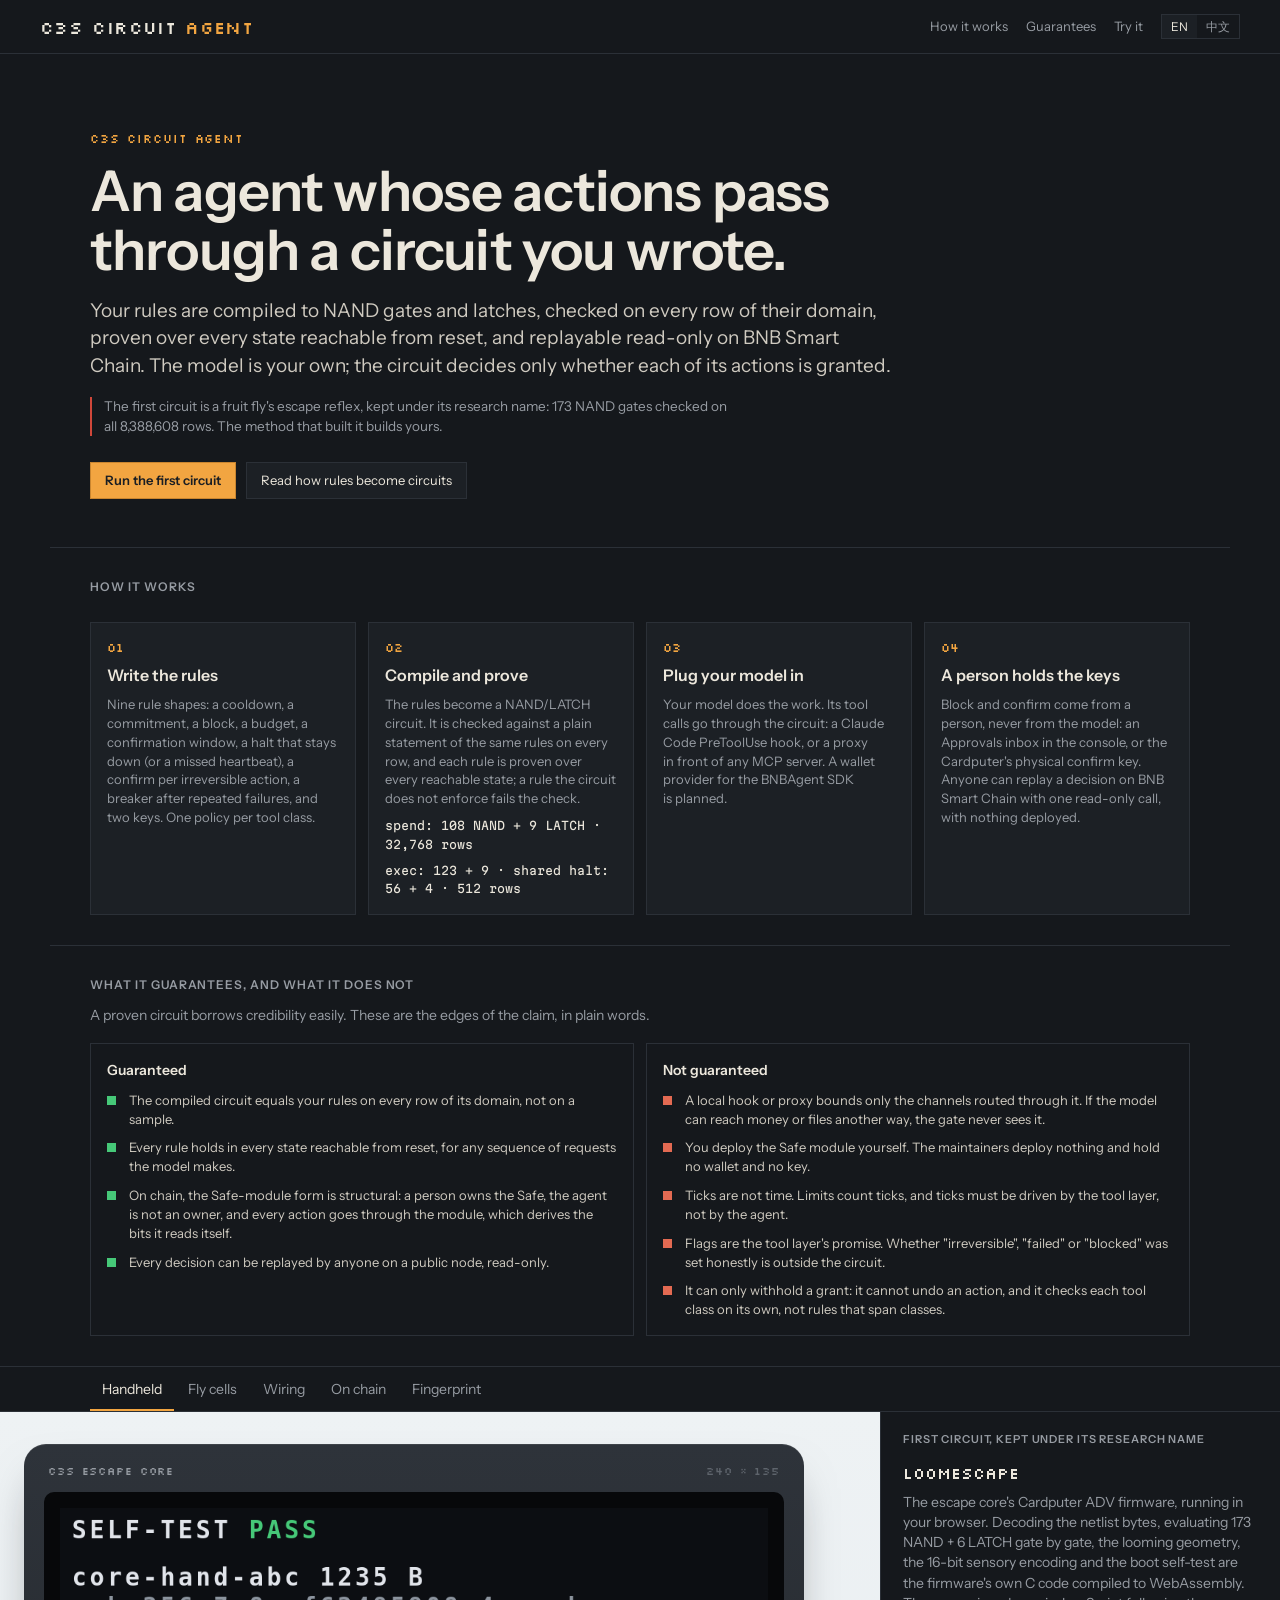
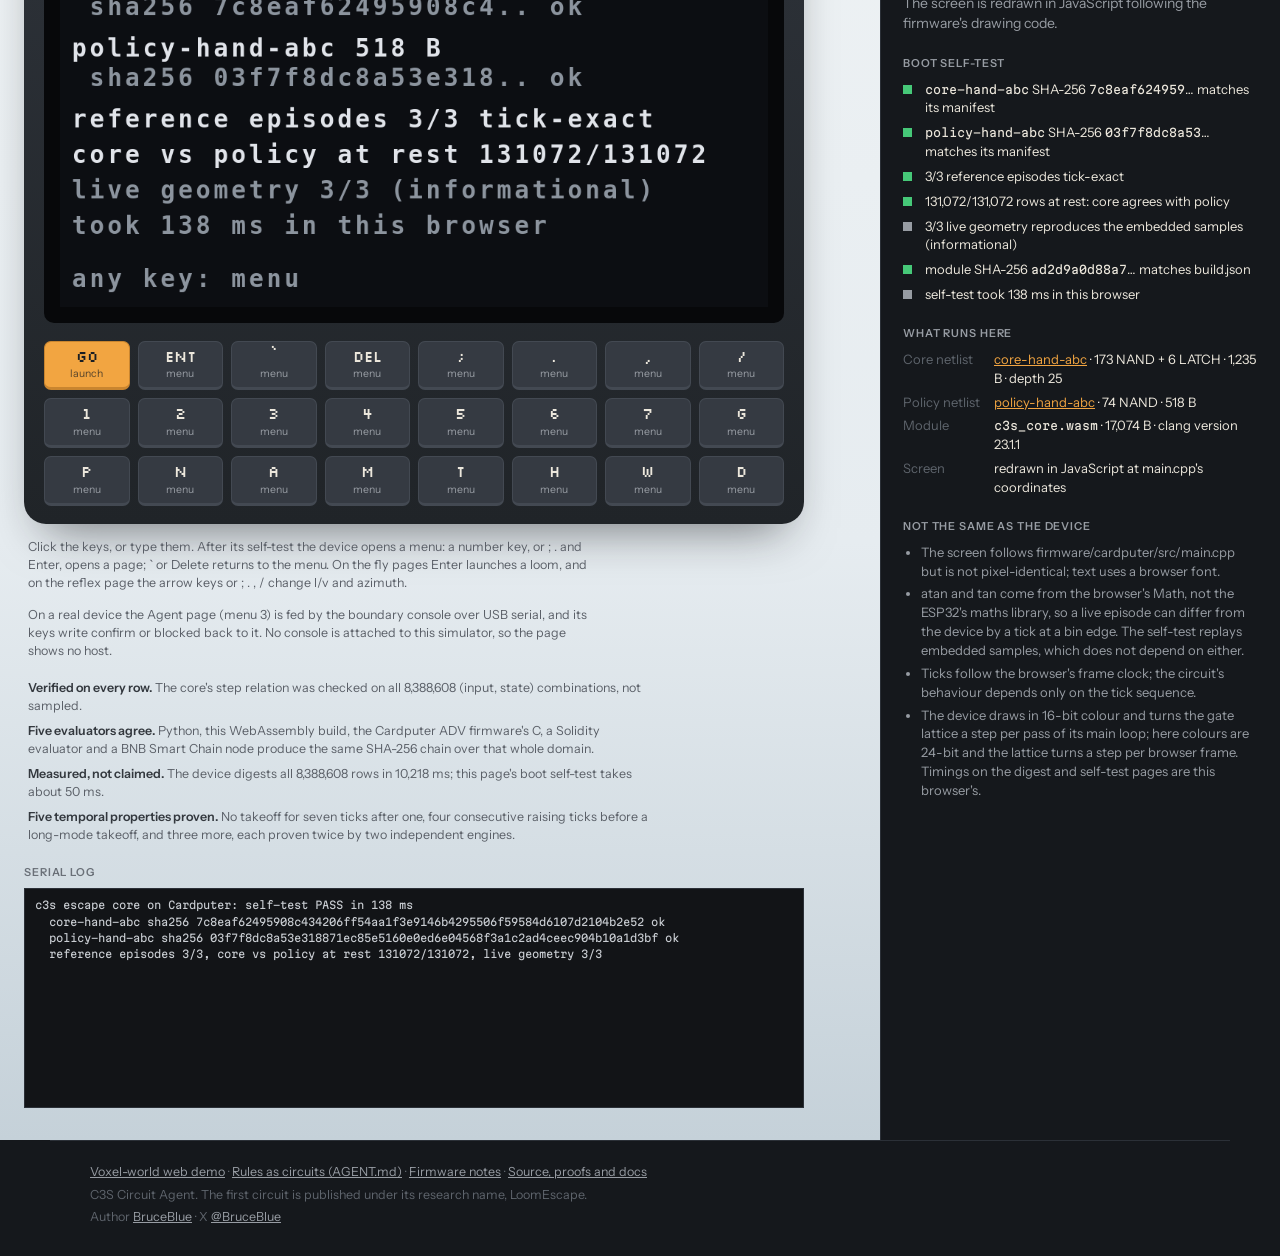
<file: docs/sim/index.html>
<!DOCTYPE html>
<html lang="en">
<head>
<meta charset="utf-8">
<meta name="viewport" content="width=device-width, initial-scale=1">
<title>C3S Circuit Agent</title>
<meta name="description" content="C3S Circuit Agent: an agent whose actions pass through a circuit you wrote — rules compiled to NAND gates, checked on every row, proven over every reachable state, replayable read-only on BNB Smart Chain. The first circuit, a fruit fly's escape reflex, runs here in the browser.">
<link rel="icon" href="data:image/svg+xml,%3Csvg xmlns='http://www.w3.org/2000/svg' viewBox='0 0 16 16'%3E%3Crect width='16' height='16' rx='3' fill='%2315181C'/%3E%3Crect x='3' y='4' width='10' height='6' fill='%23F2A541'/%3E%3C/svg%3E">
<link rel="preconnect" href="https://fonts.googleapis.com">
<link rel="preconnect" href="https://fonts.gstatic.com" crossorigin>
<!-- Loaded without blocking rendering: where Google Fonts is unreachable the page keeps its fallback fonts. -->
<link rel="stylesheet" href="https://fonts.googleapis.com/css2?family=Instrument+Sans:wght@400;500;600&amp;family=Martian+Mono:wght@400;500&amp;family=Silkscreen&amp;display=swap" media="print" onload="this.media='all'">
<style>
  :root {
    --screen: #E6ECF0;
    --screen-deep: #C5D1D9;
    --ink: #1A1E23;
    --loom: #121417;
    --rail: #15181C;
    --rail-raised: #1C2025;
    --line: #2B3037;
    --paper: #ECE7DC;
    --dim: #979CA3;
    --faint: #5E646C;
    --gf: #D0473A;
    --par: #86BFA8;
    --amber: #F2A541;
    --bad: #E36A52;
    --ok: #46C878;
    --display: "Silkscreen", ui-monospace, "SFMono-Regular", Menlo, monospace;
    --ui: "Instrument Sans", system-ui, -apple-system, "Segoe UI", Roboto, "PingFang SC", "Noto Sans SC", sans-serif;
    --mono: "Martian Mono", ui-monospace, "SFMono-Regular", Menlo, Consolas, monospace;
    --gutter: clamp(16px, 4vw, 40px);
  }
  * { box-sizing: border-box; }
  body {
    margin: 0;
    background: var(--rail);
    color: var(--paper);
    font-family: var(--ui);
    font-size: 14px;
    line-height: 1.45;
    -webkit-font-smoothing: antialiased;
  }
  button { font: inherit; color: inherit; }
  :focus-visible { outline: 2px solid var(--amber); outline-offset: 2px; }
  a { color: var(--amber); }

  /* ---------- product home ---------- */
  .topbar {
    display: flex;
    justify-content: space-between;
    align-items: center;
    gap: 12px;
    padding-block: 14px;
    padding-inline: var(--gutter);
    border-bottom: 1px solid var(--line);
  }
  .topnav { display: flex; align-items: center; gap: 18px; min-width: 0; }
  .topnav a { color: var(--dim); text-decoration: none; font-size: 13px; white-space: nowrap; }
  .topnav a:hover { color: var(--paper); }
  .wrap { max-width: 1180px; margin-inline: auto; padding-inline: var(--gutter); }
  .hero { padding-block: clamp(36px, 7vw, 76px) clamp(28px, 5vw, 48px); }
  .eyebrow { margin: 0 0 14px; font-family: var(--display); font-size: 12px; letter-spacing: 0.08em; color: var(--amber); }
  .hero h1 {
    margin: 0 0 16px;
    max-width: 22ch;
    font-size: clamp(30px, 5.2vw, 56px);
    line-height: 1.06;
    font-weight: 600;
    letter-spacing: -0.015em;
    text-wrap: balance;
  }
  .pitch { margin: 0 0 18px; max-width: 62ch; font-size: clamp(16px, 1.9vw, 19px); color: #CFCAC0; text-wrap: pretty; }
  .provenance {
    margin: 0;
    max-width: 72ch;
    padding-left: 12px;
    border-left: 2px solid var(--gf);
    color: var(--dim);
    font-size: 13.5px;
    text-wrap: pretty;
  }
  .cta { display: flex; flex-wrap: wrap; gap: 10px; margin-top: 26px; }
  .btn {
    display: inline-block;
    padding: 8px 14px;
    border: 1px solid var(--line);
    background: var(--rail-raised);
    color: var(--paper);
    text-decoration: none;
    font-size: 13px;
    cursor: pointer;
  }
  .btn.primary { background: var(--amber); border-color: #C9852F; color: var(--ink); font-weight: 600; }
  .band { padding-block: 30px; border-top: 1px solid var(--line); }
  .band-head { display: grid; gap: 4px; margin-bottom: 18px; }
  .band-head p { margin: 0; color: var(--dim); max-width: 70ch; }
  .band h2, .panel-head h2 { font-size: 12px; }
  .steps {
    list-style: none;
    margin: 0;
    padding: 0;
    display: grid;
    grid-template-columns: repeat(auto-fit, minmax(min(100%, 240px), 1fr));
    gap: 12px;
  }
  .step {
    display: grid;
    align-content: start;
    gap: 8px;
    padding: 16px;
    background: var(--rail-raised);
    border: 1px solid var(--line);
    overflow-wrap: anywhere;
    min-width: 0;
  }
  .step-n { font-family: var(--display); font-size: 12px; color: var(--amber); }
  .step h3 { margin: 0; font-size: 16px; font-weight: 600; }
  .step p { margin: 0; color: var(--dim); font-size: 13px; text-wrap: pretty; }
  .step .figure { font-family: var(--mono); font-size: 11.5px; color: var(--paper); line-height: 1.6; }
  .limits { display: grid; grid-template-columns: repeat(auto-fit, minmax(min(100%, 380px), 1fr)); gap: 12px; }
  .limit-col { padding: 16px; border: 1px solid var(--line); min-width: 0; }
  .limit-col h3 { margin: 0 0 10px; font-size: 14px; font-weight: 600; }
  .limit-col .checks { gap: 10px; }
  .limit-col .checks span { color: #CFCAC0; }

  .tabs-band { border-top: 1px solid var(--line); }
  .tabs-scroll { overflow-x: auto; border-bottom: 1px solid var(--line); }
  .tabs { display: flex; gap: 2px; padding-inline: var(--gutter); max-width: 1180px; margin-inline: auto; }
  .tabs button {
    background: none;
    border: 0;
    border-bottom: 2px solid transparent;
    padding: 12px 12px 10px;
    color: var(--dim);
    cursor: pointer;
    white-space: nowrap;
    font-size: 14px;
  }
  .tabs button[aria-selected="true"] { color: var(--paper); border-bottom-color: var(--amber); }
  .tabs button:hover { color: var(--paper); }

  .panel-3d, .panel-chain { padding-block: 28px 36px; }
  .panel-head { display: flex; justify-content: space-between; align-items: baseline; gap: 12px; flex-wrap: wrap; margin-bottom: 10px; }
  .panel-lede { margin: 0 0 14px; color: var(--dim); max-width: 78ch; text-wrap: pretty; }
  .stage-note { margin: 12px 0 0; color: var(--dim); font-size: 12.5px; max-width: 78ch; }
  .chain-grid { display: grid; grid-template-columns: minmax(0, 3fr) minmax(0, 2fr); gap: 28px; }
  .chain-grid > * { min-width: 0; }
  .aside-card { padding: 16px; border: 1px solid var(--line); background: var(--rail-raised); display: grid; gap: 8px; align-content: start; }
  .aside-card p { margin: 0; color: var(--dim); font-size: 13px; }

  .site-foot { border-top: 1px solid var(--line); padding-block: 22px 30px; color: var(--faint); font-size: 12.5px; display: grid; gap: 4px; }
  .site-foot a { color: var(--dim); }

  .app { display: grid; grid-template-columns: minmax(0, 1fr) 400px; }

  /* ---------- bench ---------- */
  .bench {
    display: grid;
    /* An explicit minmax(0, 1fr) column: without it the serial log's long lines size
       the implicit column by content and the page scrolls sideways on a phone. */
    grid-template-columns: minmax(0, 1fr);
    align-content: start;
    justify-items: center;
    /* Grid items default to min-width: auto, so the screen canvas's intrinsic width
       would widen the whole column and push the page sideways on a phone. */
    padding-block: 32px;
    padding-inline: 24px;
    background: linear-gradient(180deg, #EEF2F4 0%, var(--screen) 55%, var(--screen-deep) 100%);
    min-width: 0;
  }
  .bench > * { min-width: 0; max-width: 100%; }
  .device {
    width: min(100%, 780px);
    min-width: 0;
    background: linear-gradient(180deg, #2E333A 0%, #202428 100%);
    border-radius: 22px;
    padding: 20px 20px 18px;
    box-shadow: 0 1px 0 rgba(255, 255, 255, 0.08) inset, 0 24px 48px -20px rgba(18, 20, 23, 0.55);
  }
  .device-top {
    display: flex;
    justify-content: space-between;
    align-items: baseline;
    gap: 12px;
    margin: 0 4px 12px;
    font-family: var(--display);
    font-size: 11px;
    letter-spacing: 0.08em;
    color: var(--faint);
  }
  .device-top b { color: var(--dim); font-weight: 400; }
  .bezel { background: #07080A; border-radius: 10px; padding: clamp(8px, 2vw, 16px); }
  #screen { display: block; width: 100%; max-width: 100%; min-width: 0; height: auto; aspect-ratio: 16 / 9; background: #0C0E12; }
  .keys {
    margin-top: 18px;
    display: grid;
    grid-template-columns: repeat(8, minmax(0, 1fr));
    gap: 8px;
  }
  .key {
    display: grid;
    gap: 1px;
    justify-items: center;
    padding: 7px 2px 6px;
    background: #353A42;
    border: 1px solid #434952;
    border-bottom-width: 3px;
    border-radius: 7px;
    cursor: pointer;
    user-select: none;
    -webkit-user-select: none;
    touch-action: manipulation;
    min-width: 0;
  }
  .key b { font-family: var(--display); font-size: 15px; font-weight: 400; line-height: 1.1; }
  .key span { font-size: 10.5px; color: var(--dim); white-space: nowrap; overflow: hidden; text-overflow: ellipsis; max-width: 100%; }
  .key.go { background: var(--amber); border-color: #C9852F; color: var(--ink); }
  .key.go span { color: rgba(26, 30, 35, 0.72); }
  .key:active, .key.down { transform: translateY(1px); border-bottom-width: 2px; }
  .key[aria-pressed="true"] { border-color: var(--amber); }
  .key[aria-pressed="true"] span { color: var(--amber); }
  .bench-note { margin: 14px 4px 0; color: #5B6068; font-size: 12.5px; max-width: 70ch; }
  /* Fills the space beside the device with what the page is actually evidence of. */
  .bench-facts { margin: 18px 4px 0; width: min(100%, 78ch); display: grid; gap: 7px; color: #5B6068; font-size: 12.5px; }
  .bench-facts b { color: #33383E; font-weight: 600; }
  .bench h2 { color: #6A7078; }  /* the rail's heading colour is tuned for its dark background */
  .bench-log { width: 100%; max-width: 780px; min-width: 0; margin-top: 20px; }
  #wiring { display: block; width: 100%; max-width: 100%; min-width: 0; height: auto; aspect-ratio: 13 / 5;
            background: #0C0E12; border: 1px solid var(--line); }
  #wiring.cells { aspect-ratio: 16 / 10; }
  @media (max-width: 560px) {
    #wiring { aspect-ratio: 5 / 4; }  /* 13:5 is only 142 px tall on a phone */
    #wiring.cells { aspect-ratio: 1 / 1; }
  }
  .bench-facts code { font-family: var(--mono); font-size: 11.5px; }
  .chain-fields { display: grid; gap: 6px; margin: 14px 0 0; }
  .chain-field { width: 100%; background: none; border: 1px solid var(--line); color: inherit; padding: 4px 6px; font: inherit; font-size: 12.5px; }
  .chain-fields .modes { justify-self: start; }

  /* ---------- rail ---------- */
  .rail {
    border-left: 1px solid var(--line);
    padding-block: 20px 28px;
    padding-inline: 22px;
    display: flex;
    flex-direction: column;
    gap: 22px;
    min-width: 0;
  }
  .masthead { display: grid; gap: 6px; }
  .wordmark { font-family: var(--display); font-size: 18px; letter-spacing: 0.02em; line-height: 1; margin: 0; font-weight: 400; white-space: nowrap; }
  .wordmark b { color: var(--amber); font-weight: 400; }
  .research-name { font-family: var(--display); font-size: 16px; margin: 0; }
  .lede { margin: 0; color: var(--dim); text-wrap: pretty; }
  .lang { display: inline-flex; flex: none; border: 1px solid var(--line); }
  .lang button { background: none; border: 0; padding: 3px 9px; font-size: 12px; color: var(--dim); cursor: pointer; white-space: nowrap; }
  .lang button[aria-pressed="true"] { background: var(--rail-raised); color: var(--paper); }
  /* Same look as .lang, but a separate class: the language switch binds ".lang button". */
  .modes { display: inline-flex; flex: none; border: 1px solid var(--line); }
  .modes button { background: none; border: 0; padding: 3px 9px; font-size: 12px; color: var(--dim); cursor: pointer; white-space: nowrap; }
  .modes button[aria-pressed="true"] { background: var(--rail-raised); color: var(--paper); }
  .modes button[disabled] { opacity: 0.45; cursor: default; }
  h2 {
    margin: 0 0 8px;
    font-size: 11px;
    font-weight: 600;
    letter-spacing: 0.08em;
    text-transform: uppercase;
    color: var(--dim);
  }
  .facts { display: grid; grid-template-columns: max-content minmax(0, 1fr); gap: 5px 14px; margin: 0; font-size: 13px; }
  .facts dt { color: var(--faint); }
  .facts dd { margin: 0; overflow-wrap: anywhere; }
  .facts code, .checks code { font-family: var(--mono); font-size: 11.5px; }
  .checks { list-style: none; margin: 0; padding: 0; display: grid; gap: 6px; font-size: 13px; }
  .checks li { display: grid; grid-template-columns: 14px minmax(0, 1fr); gap: 8px; align-items: baseline; overflow-wrap: anywhere; }
  .checks i { width: 9px; height: 9px; display: inline-block; background: var(--faint); }
  .checks li.ok i { background: var(--ok); }
  .checks li.bad i { background: var(--bad); }
  .checks li.info i { background: var(--dim); }
  #log {
    margin: 0;
    height: 220px;
    overflow: auto;
    background: var(--loom);
    border: 1px solid var(--line);
    padding: 8px 10px;
    font-family: var(--mono);
    font-size: 10.5px;
    line-height: 1.55;
    color: #C9CDD2;
    white-space: pre;
  }
  .notes { margin: 0; padding-left: 18px; color: var(--dim); display: grid; gap: 4px; font-size: 13px; }

  /* "One fingerprint, many hosts": three hosts' digests of the same whole domain. */
  .fp-grid { display: grid; grid-template-columns: repeat(3, minmax(0, 1fr)); gap: 18px; margin-bottom: 20px; }
  .fp-host {
    min-width: 0;
    padding: 14px;
    border: 1px solid var(--line);
    background: var(--rail-raised);
    display: grid;
    gap: 8px;
    align-content: start;
  }
  .fp-host h3 { margin: 0; font-size: 12px; letter-spacing: 0.04em; text-transform: uppercase; color: var(--paper); }
  .fp-host p { margin: 0; }
  .fp-sub { color: var(--dim); font-size: 12.5px; text-wrap: pretty; }
  .fp-hex { font-family: var(--mono); font-size: 12px; line-height: 1.5; display: grid; overflow-wrap: anywhere; }
  .fp-hex .fp-empty { color: var(--faint); font-family: var(--ui); font-size: 12.5px; }
  .fp-note { color: var(--faint); font-size: 12px; font-family: var(--mono); overflow-wrap: anywhere; }
  .fp-name { margin: 16px 0 14px; max-width: 78ch; color: #CFCAC0; text-wrap: pretty; }
  .fp-host .modes { justify-self: start; }

  @media (max-width: 960px) {
    .app { grid-template-columns: minmax(0, 1fr); }
    .rail { border-left: 0; border-top: 1px solid var(--line); }
    .chain-grid { grid-template-columns: minmax(0, 1fr); }
    .fp-grid { grid-template-columns: minmax(0, 1fr); }
  }
  @media (max-width: 640px) {
    .topnav a { display: none; }
  }
  @media (max-width: 560px) {
    .bench { padding-block: 16px; padding-inline: 16px; }
    .device { padding: 14px 12px 12px; border-radius: 16px; }
    .keys { grid-template-columns: repeat(4, minmax(0, 1fr)); gap: 6px; }
    .rail { padding-inline: 16px; }
    .wordmark { font-size: 15px; }
    .tabs button { padding-inline: 9px; font-size: 13px; }
  }
</style>
</head>
<body>
<header class="topbar">
  <span class="wordmark">C3S CIRCUIT <b>AGENT</b></span>
  <nav class="topnav" aria-label="Page">
    <a href="#how" data-i18n="navHow">How it works</a>
    <a href="#limits" data-i18n="navLimits">Guarantees</a>
    <a href="#try" data-i18n="navTry">Try it</a>
    <div class="lang" role="group" aria-label="Language">
      <button type="button" data-lang="en" aria-pressed="true">EN</button>
      <button type="button" data-lang="zh" aria-pressed="false">中文</button>
    </div>
  </nav>
</header>

<main>
  <section class="hero wrap" aria-labelledby="hero-title">
    <p class="eyebrow">C3S CIRCUIT AGENT</p>
    <h1 id="hero-title" data-i18n="heroTitle">An agent whose actions pass through a circuit you wrote.</h1>
    <p class="pitch" data-i18n="heroPitch">Your rules are compiled to NAND gates and latches, checked on every row of their domain, proven over every state reachable from reset, and replayable read-only on BNB Smart Chain. The model is your own; the circuit decides only whether each of its actions is granted.</p>
    <p class="provenance" data-i18n="heroProv">The first circuit is a fruit fly's escape reflex, kept under its research name: 173 NAND gates checked on all 8,388,608 rows. The method that built it builds yours.</p>
    <div class="cta">
      <a class="btn primary" href="#handheld" data-i18n="ctaTry">Run the first circuit</a>
      <a class="btn" href="https://github.com/BruceLanLan/c3s-reflex-circuits/blob/main/docs/AGENT.md" data-i18n="ctaDocs">Read how rules become circuits</a>
    </div>
  </section>

  <section class="band wrap" id="how" aria-labelledby="how-title">
    <div class="band-head">
      <h2 id="how-title" data-i18n="howTitle">How it works</h2>
    </div>
    <ol class="steps">
      <li class="step">
        <span class="step-n">01</span>
        <h3 data-i18n="s1Title">Write the rules</h3>
        <p data-i18n="s1Body">Nine rule shapes: a cooldown, a commitment, a block, a budget, a confirmation window, a halt that stays down (or a missed heartbeat), a confirm per irreversible action, a breaker after repeated failures, and two keys. One policy per tool class.</p>
      </li>
      <li class="step">
        <span class="step-n">02</span>
        <h3 data-i18n="s2Title">Compile and prove</h3>
        <p data-i18n="s2Body">The rules become a NAND/LATCH circuit. It is checked against a plain statement of the same rules on every row, and each rule is proven over every reachable state; a rule the circuit does not enforce fails the check.</p>
        <span class="figure" data-i18n="s2Fig">spend: 108 NAND + 9 LATCH · 32,768 rows</span>
        <span class="figure" data-i18n="s2Fig2">exec: 123 + 9 · shared halt: 56 + 4 · 512 rows</span>
      </li>
      <li class="step">
        <span class="step-n">03</span>
        <h3 data-i18n="s3Title">Plug your model in</h3>
        <p data-i18n="s3Body">Your model does the work. Its tool calls go through the circuit: a Claude Code PreToolUse hook, or a proxy in front of any MCP server. A wallet provider for the BNBAgent SDK is planned.</p>
      </li>
      <li class="step">
        <span class="step-n">04</span>
        <h3 data-i18n="s4Title">A person holds the keys</h3>
        <p data-i18n="s4Body">Block and confirm come from a person, never from the model: an Approvals inbox in the console, or the Cardputer's physical confirm key. Anyone can replay a decision on BNB Smart Chain with one read-only call, with nothing deployed.</p>
      </li>
    </ol>
  </section>

  <section class="band wrap" id="limits" aria-labelledby="limits-title">
    <div class="band-head">
      <h2 id="limits-title" data-i18n="limitsTitle">What it guarantees, and what it does not</h2>
      <p data-i18n="limitsLede">A proven circuit borrows credibility easily. These are the edges of the claim, in plain words.</p>
    </div>
    <div class="limits">
      <div class="limit-col">
        <h3 data-i18n="gTitle">Guaranteed</h3>
        <ul class="checks">
          <li class="ok"><i></i><span data-i18n="g1">The compiled circuit equals your rules on every row of its domain, not on a sample.</span></li>
          <li class="ok"><i></i><span data-i18n="g2">Every rule holds in every state reachable from reset, for any sequence of requests the model makes.</span></li>
          <li class="ok"><i></i><span data-i18n="g3">On chain, the Safe-module form is structural: a person owns the Safe, the agent is not an owner, and every action goes through the module, which derives the bits it reads itself.</span></li>
          <li class="ok"><i></i><span data-i18n="g4">Every decision can be replayed by anyone on a public node, read-only.</span></li>
        </ul>
      </div>
      <div class="limit-col">
        <h3 data-i18n="nTitle">Not guaranteed</h3>
        <ul class="checks">
          <li class="bad"><i></i><span data-i18n="n1">A local hook or proxy bounds only the channels routed through it. If the model can reach money or files another way, the gate never sees it.</span></li>
          <li class="bad"><i></i><span data-i18n="n2">You deploy the Safe module yourself. The maintainers deploy nothing and hold no wallet and no key.</span></li>
          <li class="bad"><i></i><span data-i18n="n3">Ticks are not time. Limits count ticks, and ticks must be driven by the tool layer, not by the agent.</span></li>
          <li class="bad"><i></i><span data-i18n="n4">Flags are the tool layer's promise. Whether "irreversible", "failed" or "blocked" was set honestly is outside the circuit.</span></li>
          <li class="bad"><i></i><span data-i18n="n5">It can only withhold a grant: it cannot undo an action, and it checks each tool class on its own, not rules that span classes.</span></li>
        </ul>
      </div>
    </div>
  </section>

  <section class="tabs-band" id="try" aria-label="The first circuit">
    <div class="tabs-scroll">
      <div class="tabs" role="tablist" aria-label="Views">
        <button type="button" role="tab" id="tab-handheld" data-tab="handheld" aria-controls="panel-handheld" aria-selected="true" data-i18n="tabHandheld">Handheld</button>
        <button type="button" role="tab" id="tab-fly" data-tab="fly" aria-controls="panel-3d" aria-selected="false" tabindex="-1" data-i18n="tabFly">Fly cells</button>
        <button type="button" role="tab" id="tab-wiring" data-tab="wiring" aria-controls="panel-3d" aria-selected="false" tabindex="-1" data-i18n="tabWiring">Wiring</button>
        <button type="button" role="tab" id="tab-chain" data-tab="chain" aria-controls="panel-chain" aria-selected="false" tabindex="-1" data-i18n="tabChain">On chain</button>
        <button type="button" role="tab" id="tab-fingerprint" data-tab="fingerprint" aria-controls="panel-fingerprint" aria-selected="false" tabindex="-1" data-i18n="tabFingerprint">Fingerprint</button>
      </div>
    </div>

    <div id="panel-handheld" role="tabpanel" aria-labelledby="tab-handheld">
      <div class="app">
        <section class="bench" aria-label="Simulated device">
          <div>
            <div class="device">
              <div class="device-top"><b>C3S ESCAPE CORE</b><span>240 × 135</span></div>
              <div class="bezel"><canvas id="screen" width="960" height="540" role="img" aria-label="Simulated firmware screen"></canvas></div>
              <div class="keys" id="keys"></div>
            </div>
            <p class="bench-note" data-i18n="benchNote">Click the keys, or type them. After its self-test the device opens a menu: a number key, or ; . and Enter, opens a page; ` or Delete returns to the menu. On the fly pages Enter launches a loom, and on the reflex page the arrow keys or ; . , / change l/v and azimuth.</p>
            <p class="bench-note" data-i18n="agentNote">On a real device the Agent page (menu 3) is fed by the boundary console over USB serial, and its keys write confirm or blocked back to it. No console is attached to this simulator, so the page shows no host.</p>

            <div class="bench-facts">
              <span><b data-i18n="bfDomainH">Verified on every row.</b> <span data-i18n="bfDomain">The core's step relation was checked on all 8,388,608 (input, state) combinations, not sampled.</span></span>
              <span><b data-i18n="bfAgreeH">Five evaluators agree.</b> <span data-i18n="bfAgree">Python, this WebAssembly build, the Cardputer ADV firmware's C, a Solidity evaluator and a BNB Smart Chain node produce the same SHA-256 chain over that whole domain.</span></span>
              <span><b data-i18n="bfDeviceH">Measured, not claimed.</b> <span data-i18n="bfDevice">The device digests all 8,388,608 rows in 10,218 ms; this page's boot self-test takes about 50 ms.</span></span>
              <span><b data-i18n="bfProofsH">Five temporal properties proven.</b> <span data-i18n="bfProofs">No takeoff for seven ticks after one, four consecutive raising ticks before a long-mode takeoff, and three more, each proven twice by two independent engines.</span></span>
            </div>

            <section class="bench-log">
              <h2 data-i18n="logTitle">Serial log</h2>
              <pre id="log" aria-live="off"></pre>
            </section>
          </div>
        </section>

        <aside class="rail">
          <header class="masthead">
            <h2 data-i18n="cardTitle">First circuit, kept under its research name</h2>
            <p class="research-name">LoomEscape</p>
            <p class="lede" data-i18n="lede">The escape core's Cardputer ADV firmware, running in your browser. Decoding the netlist bytes, evaluating 173 NAND + 6 LATCH gate by gate, the looming geometry, the 16-bit sensory encoding and the boot self-test are the firmware's own C code compiled to WebAssembly. The screen is redrawn in JavaScript following the firmware's drawing code.</p>
          </header>

          <section>
            <h2 data-i18n="bootTitle">Boot self-test</h2>
            <ul class="checks" id="checks"><li class="info"><i></i><span data-i18n="loading">Loading the WebAssembly module…</span></li></ul>
          </section>

          <section>
            <h2 data-i18n="runsTitle">What runs here</h2>
            <dl class="facts" id="facts"></dl>
          </section>

          <section>
            <h2 data-i18n="diffTitle">Not the same as the device</h2>
            <ul class="notes">
              <li data-i18n="diff1">The screen follows firmware/cardputer/src/main.cpp but is not pixel-identical; text uses a browser font.</li>
              <li data-i18n="diff2">atan and tan come from the browser's Math, not the ESP32's maths library, so a live episode can differ from the device by a tick at a bin edge. The self-test replays embedded samples, which does not depend on either.</li>
              <li data-i18n="diff3">Ticks follow the browser's frame clock; the circuit's behaviour depends only on the tick sequence.</li>
              <li data-i18n="diff4">The device draws in 16-bit colour and turns the gate lattice a step per pass of its main loop; here colours are 24-bit and the lattice turns a step per browser frame. Timings on the digest and self-test pages are this browser's.</li>
            </ul>
          </section>
        </aside>
      </div>
    </div>

    <div id="panel-3d" class="panel-3d wrap" role="tabpanel" aria-labelledby="tab-fly" hidden>
      <div class="panel-head">
        <h2 id="title-cells" data-i18n="flyTitle">Fly cells: the ones the first circuit was built from</h2>
        <h2 id="title-graph" data-i18n="wiringTitle" hidden>Measured wiring</h2>
        <span class="modes"><button type="button" id="stage-launch" data-i18n="stageLaunch">Launch a loom</button></span>
      </div>
      <p class="panel-lede" id="lede-cells" data-i18n="flyLede">These are a fly's neurons, not the agent's. The model that does the work is the one you connect; the fly lent the method its first circuit. The colours follow that circuit as it runs in the Handheld tab.</p>
      <p class="panel-lede" id="lede-graph" data-i18n="wiringLede" hidden>Who synapses onto the two giant fibers, drawn as connections. The colours follow the circuit as it runs in the Handheld tab.</p>
      <canvas id="wiring" width="1560" height="600" role="img"
              aria-label="Measured LC4 and LPLC2 input wiring of the two giant fibers"></canvas>
      <p class="stage-note" id="wiring-note-graph" hidden data-i18n="wiringNote">Every LC4 and LPLC2 cell that synapses onto the two giant fibers in MaleCNS v1.0, each line as thick as that cell's measured synapse count: 55 LC4 and 91 LPLC2 cells onto the right fiber, 71 and 94 onto the left. The layout is not anatomy — the release's positions are not used — and the lamps follow the policy's two pathways, never individual cells, because the circuit only ever sees 16 sensory bits.</p>
      <p class="stage-note" id="wiring-note-cells" data-i18n="wiringNoteCells">The real shapes of 26 of those cells, as MaleCNS v1.0 published them: both giant fibers and, per fiber, the six strongest LC4 and LPLC2 inputs by synapse count, decimated to fit a web page. Here the positions are the release's own. Colour follows the model's own mapping and nothing finer: the speed field lights the LC4 population of that eye, the size field the LPLC2 population, and the giant fibers light when the policy's GF pathway crosses. No cell is ever lit on its own — the circuit cannot tell them apart.</p>
    </div>

    <div id="panel-chain" class="panel-chain wrap" role="tabpanel" aria-labelledby="tab-chain" hidden>
      <div class="chain-grid">
        <section>
          <div class="panel-head"><h2 data-i18n="chainTitle">Run it on a public chain</h2></div>
          <p class="panel-lede" data-i18n="chainLede">The same evaluator and the same netlist bytes, run by a public BNB Smart Chain node. This replays four real rows of the first circuit; a compiled policy is replayed the same way, with its own netlist.</p>
          <div class="modes" id="chain-mode" role="group" aria-label="Evaluator">
            <button type="button" data-mode="local" aria-pressed="true" data-i18n="modeLocal">In this browser</button>
            <button type="button" data-mode="chain" aria-pressed="false" data-i18n="modeChain">On BNB Smart Chain</button>
          </div>
          <ul class="notes" style="margin-top: 12px">
            <li data-i18n="chainNote">Nothing is deployed, and no wallet, key or gas is involved: one read-only eth_call, whose state override installs the compiled evaluator at a throwaway address, makes a public node run the same netlist. Choosing this sends the netlist bytes, which are already public, and your IP address to the endpoint below.</li>
          </ul>
          <p class="chain-fields">
            <input id="chain-rpc" class="chain-field" type="text" spellcheck="false" aria-label="RPC endpoint"
                   placeholder="https://bsc-rpc.publicnode.com">
            <input id="chain-addr" class="chain-field" type="text" spellcheck="false"
                   aria-label="Your own NandMachine address (optional)" placeholder="0x… your own NandMachine (optional)">
            <span class="modes"><button type="button" id="chain-run" data-i18n="chainRun">Check four ticks on chain</button></span>
          </p>
          <ul class="checks" id="chain-checks"></ul>
        </section>
        <aside class="aside-card">
          <h2 data-i18n="deployTitle">Putting it in front of real actions</h2>
          <p data-i18n="deploy1">Replaying is free and needs nothing deployed. Bounding real transfers is a different form: a Safe module that a person owns, through which the agent can only ask, and which grants only on ticks the circuit grants.</p>
          <p data-i18n="deploy2">You deploy that module yourself, to your own Safe. The maintainers deploy nothing, hold no wallet and no key, and issue no token.</p>
        </aside>
      </div>
    </div>

    <div id="panel-fingerprint" class="panel-fp wrap" role="tabpanel" aria-labelledby="tab-fingerprint" hidden>
      <div class="panel-head"><h2 data-i18n="fpTitle">One fingerprint, many hosts</h2></div>
      <p class="panel-lede" data-i18n="fpLede">Every host that runs the escape reflex arc can be asked the same question: walk all 8,388,608 (input, state) rows of the step relation in order, hash each answer into a chain, and report the 32 bytes that come out. Three hosts answer it here.</p>

      <div class="fp-grid">
        <section class="fp-host">
          <h3 data-i18n="fpBrowserH">This browser</h3>
          <p class="fp-sub" data-i18n="fpBrowserSub">The firmware's own C, compiled to WebAssembly, digesting all 8,388,608 rows here and now. It blocks for a moment while it runs, as it does on the device.</p>
          <p class="fp-hex" id="fp-browser"></p>
          <p class="fp-note" id="fp-browser-note"></p>
          <span class="modes"><button type="button" id="fp-run" data-i18n="fpRun">Compute it here</button></span>
        </section>

        <section class="fp-host">
          <h3 data-i18n="fpEvmH">The committed fixture</h3>
          <p class="fp-sub" data-i18n="fpEvmSub">The value the Solidity evaluator is checked against in contracts/test/fixtures/circuits.json. It is a committed number, not a call made just now: the On chain tab is where a public node evaluates rows live.</p>
          <p class="fp-hex" id="fp-evm"></p>
          <p class="fp-note">contracts/test/fixtures/circuits.json</p>
        </section>

        <section class="fp-host">
          <h3 data-i18n="fpDeviceH">A Cardputer</h3>
          <p class="fp-sub" data-i18n="fpDeviceSub">On the device, menu 5 digests the same rows on its own chip and prints one line over USB serial. Paste that line here.</p>
          <p class="fp-hex" id="fp-device"></p>
          <input id="fp-paste" class="chain-field" type="text" spellcheck="false" autocomplete="off"
                 aria-label="Paste the Cardputer's serial line" placeholder="digest 477aee… over 8388608 rows in 10218 ms">
          <p class="fp-note" id="fp-device-note"></p>
        </section>
      </div>

      <ul class="checks" id="fp-verdict"></ul>
      <p class="fp-name" data-i18n="fpName">The fingerprint is this reflex arc's name. A copy whose fingerprint differs is honestly not this one — not a damaged version of it, a different circuit. That is the only death it can have, and it is why nothing here is stored on a server: the name travels with the bytes.</p>
      <ul class="notes">
        <li data-i18n="fpNote1">The digest covers the whole domain, not a sample: every input and state combination, in order, including the ones no stimulus ever reaches.</li>
        <li data-i18n="fpNote2">Agreement means the hosts compute the same function. It says nothing about which of them you should trust with an action — see “What it guarantees, and what it does not” above.</li>
        <li data-i18n="fpNote3">Pasting a device line proves nothing about your device to anyone but you. It is a check you run, not a claim you publish; patterns/README.md says how a finding is published.</li>
      </ul>
    </div>
  </section>
</main>

<footer class="site-foot wrap">
  <span><a href="../demo/" data-i18n="demoLink">Voxel-world web demo</a> · <a href="https://github.com/BruceLanLan/c3s-reflex-circuits/blob/main/docs/AGENT.md" data-i18n="agentLink">Rules as circuits (AGENT.md)</a> · <a href="https://github.com/BruceLanLan/c3s-reflex-circuits/blob/main/docs/FIRMWARE.md" data-i18n="fwLink">Firmware notes</a> · <a href="https://github.com/BruceLanLan/c3s-reflex-circuits" data-i18n="repoLink">Source, proofs and docs</a></span>
  <span><span data-i18n="footProduct">C3S Circuit Agent. The first circuit is published under its research name, LoomEscape.</span></span>
  <span><span data-i18n="author">Author</span> <a href="https://github.com/BruceLanLan">BruceBlue</a> · X <a href="https://x.com/BruceBlue">@BruceBlue</a></span>
</footer>

<script>
"use strict";

// ---------------------------------------------------------------- text

const I18N = {
  en: {},
  zh: {
    benchNote: "点按键，或者直接用键盘。自检之后设备打开菜单：按数字键，或用 ; . 选中再按 Enter，进入对应页面；` 或 Delete 回到菜单。在两个果蝇页面上 Enter 发射逼近物；在反射页上方向键或 ; . , / 调 l/v 和方位角。",
    agentNote: "真机上，Agent 页（菜单 3）的内容由边界值班台经 USB 串口送来，它的按键把 confirm 或 blocked 写回值班台。这个模拟器没有接值班台，所以这一页显示 no host。",
    diff4: "真机用 16 位色绘制，门阵每跑一遍主循环转一步；这里是 24 位色，门阵每个浏览器帧转一步。摘要页和自检页上的耗时是本浏览器的。",
    kMenu: "菜单", kOpen: "打开", kUp: "上移", kDown: "下移", kConfirm: "确认", kAgent: "Agent", kLattice: "门阵", kDigest: "摘要",
    kMFly: "反射", kMBrain: "果蝇细胞", kMAgent: "Agent", kMLattice: "门阵", kMDigest: "摘要", kMTest: "自检", kMKeys: "按键",
    lede: "逃逸核心的 Cardputer ADV 固件，在浏览器里运行。解码网表字节、逐门求值 173 NAND + 6 LATCH、逼近几何、16 位感觉编码和开机自检，都是固件自己的 C 代码编译成的 WebAssembly；屏幕按固件的绘制代码用 JavaScript 重画。",
    bootTitle: "开机自检",
    loading: "正在加载 WebAssembly 模块…",
    runsTitle: "这里运行的是什么",
    logTitle: "串口日志",
    diffTitle: "与真机的差别",
    diff1: "屏幕按 firmware/cardputer/src/main.cpp 绘制，但不是逐像素一致；文字用的是浏览器字体。",
    diff2: "atan 和 tan 用的是浏览器的 Math，不是 ESP32 的数学库，所以实时回合在分箱边界附近可能与真机差一拍。自检回放的是嵌入的采样值，不受两者影响。",
    diff3: "节拍跟随浏览器的帧时钟；电路的行为只取决于节拍序列。",
    demoLink: "方块世界网页演示",
    fwLink: "固件说明",
    repoLink: "源码、证明与文档",
    author: "作者",
    kGo: "发射", kLvUp: "l/v 增", kLvDown: "l/v 减", kAzL: "方位左", kAzR: "方位右",
    kPause: "暂停", kStep: "单拍", kAuto: "自动", kSound: "声音", kTest: "自检", kHelp: "按键",
    fNetlist: "核心网表", fPolicy: "策略网表", fModule: "模块", fScreen: "屏幕",
    fScreenText: "JavaScript 重画，按 main.cpp 的坐标",
    cHash: (n, h) => `${n} 的 SHA-256 ${h}… 与清单一致`,
    cHashBad: (n, h) => `${n} 的 SHA-256 ${h}… 与清单不一致`,
    cEpisodes: (a, b) => `参考回合 ${a}/${b} 逐拍一致`,
    cRest: (a, b) => `静止状态 ${a}/${b} 行：核心与策略一致`,
    cGeometry: (a, b) => `实时几何重现嵌入采样 ${a}/${b}（仅供参考）`,
    cModule: (h) => `模块 SHA-256 ${h}… 与 build.json 一致`,
    cModuleBad: "模块 SHA-256 与 build.json 不一致",
    cModuleSkip: "此浏览器不支持在本页计算 SHA-256，未核对模块",
    cTime: (ms) => `自检用时 ${ms} ms（本浏览器）`,
    cDecode: (a, b) => `网表解码失败：核心 ${a}，策略 ${b}`,
    loadFail: "无法加载 c3s_core.wasm。请通过 http(s) 打开本页，不要直接双击文件。",
    chainTitle: "放到公链上跑一遍",
    modeLocal: "在本浏览器算",
    modeChain: "在 BNB 智能链上算",
    chainNote: "什么都不用部署，也不涉及钱包、私钥和 gas：一次只读的 eth_call，用 state override 把编译好的求值器临时装到一个随手写的地址上，让公共节点执行同一份网表。选这一项会把网表字节（本来就是公开的）和你的 IP 地址发给下面这个节点。",
    chainRun: "让链上算四拍",
    chainRunning: "正在询问节点…",
    chainChain: (id, name) => `链 ${id}（${name}），什么都没部署，只读调用`,
    chainAgrees: (x, s, m, n) => `输入 0x${x.toString(16)} 状态 ${s} → 运动 ${m} 状态 ${n}：节点与本浏览器一致`,
    chainDiffers: (x, s, m, n) => `输入 0x${x.toString(16)} 状态 ${s} → 运动 ${m} 状态 ${n}：与本浏览器不一致`,
    chainError: (msg) => `没能连上节点：${msg}`,
    chainAddrNote: "默认不部署任何东西。如果你自己部署了一份 NandMachine（见 docs/CIRCUITS.md 的自部署步骤），把地址填在第二个框里，就会直接调用你那份合约，不再用 state override。",
    chainDeployed: (id, name, addr) => `链 ${id}（${name}），调用你自己部署的 ${addr.slice(0, 10)}…`,
    chainBadAddr: (addr) => `这不像一个合约地址：${addr}`,
    bfDomainH: "每一行都验证过。",
    bfDomain: "核心的单拍转移关系在全部 8,388,608 个（输入, 状态）组合上逐行核对过，不是抽样。",
    bfAgreeH: "五个求值器互相印证。",
    bfAgree: "Python、这个 WebAssembly 版本、Cardputer ADV 固件里的 C、Solidity 求值器，以及一个 BNB 智能链节点，在整个定义域上算出同一条 SHA-256 链。",
    bfDeviceH: "是实测，不是声称。",
    bfDevice: "真机把全部 8,388,608 行算成摘要用了 10,218 ms；本页的开机自检约 50 ms。",
    bfProofsH: "五条时序性质已证明。",
    bfProofs: "起飞后七拍内不会再起飞、长模式起飞前必有连续四拍抬翅，另外还有三条——每条都用两套独立引擎各证一次。",
    wiringTitle: "实测连线",
    wiringNote: "MaleCNS v1.0 里所有与两根巨纤维成突触的 LC4 与 LPLC2 细胞，每条线的粗细就是该细胞的实测突触数：右侧巨纤维收 55 个 LC4、91 个 LPLC2，左侧收 71 与 94。这个排布不是解剖形态——发布数据里的坐标没有被用到——而且点亮只跟随策略的两条通路，绝不按单个细胞，因为电路看到的只有 16 位感觉输入。",
    wiringGraph: "连接图",
    wiringCells: "真实形态",
    wiringNoteCells: "其中 26 个细胞的真实形态，直接来自 MaleCNS v1.0 发布的骨架：两根巨纤维，加上每根纤维上按突触数最强的 6 个 LC4 与 6 个 LPLC2，为了能放进网页做了抽稀。这里的坐标就是发布数据自己的坐标。着色只跟随模型自己的映射、不再更细：速度字段点亮该侧眼的 LC4 群体，大小字段点亮 LPLC2 群体，巨纤维在策略的 GF 通路越过阈值时点亮。任何单个细胞都不会被单独点亮——电路根本分辨不出它们。",
    navHow: "工作方式",
    navLimits: "保证什么",
    navTry: "上手试",
    heroTitle: "一个 agent，它的每个动作都要穿过你写的电路。",
    heroPitch: "你写的规则被编译成 NAND 门和锁存器，在定义域的每一行上核对过，在从复位出发可达的每一个状态上证明过，并且可以在 BNB 智能链上只读复算。模型是你自己的；电路只决定它的每个动作放不放行。",
    heroProv: "第一颗电路是一只果蝇的逃逸反射，沿用研究名：173 个 NAND 门，全部 8,388,608 行逐行核过。造出它的方法，也用来造你的电路。",
    ctaTry: "运行第一颗电路",
    ctaDocs: "看规则怎样变成电路",
    howTitle: "工作方式",
    s1Title: "写规则",
    s1Body: "九种规则形状：冷却、承诺、阻断、额度、确认窗口、需人复位的停机（或心跳超时）、每个不可逆动作一次确认、连续失败熔断、双钥匙。每类工具一份策略。",
    s2Title: "编译并证明",
    s2Body: "规则变成 NAND/LATCH 电路。电路与同一套规则的直白写法在每一行上逐行核对，每条规则在每个可达状态上被证明；电路没有执行的规则，核对一定失败。",
    s2Fig: "spend：108 NAND + 9 LATCH · 32,768 行",
    s2Fig2: "exec：123 + 9 · 共享 halt：56 + 4 · 512 行",
    s3Title: "接上你的模型",
    s3Body: "干活的是你的模型。它的工具调用要先过电路：Claude Code 的 PreToolUse 钩子，或挡在任意 MCP 服务器前面的代理。BNBAgent SDK 的钱包 provider 在计划中。",
    s4Title: "钥匙在人手里",
    s4Body: "阻断与确认只来自人，绝不来自模型：值班台里的待确认收件箱，或者 Cardputer 上的实体确认键。任何人都能在 BNB 智能链上用一次只读调用复算一条裁决，什么都不用部署。",
    limitsTitle: "它保证什么，不保证什么",
    limitsLede: "被证明过的电路很容易被借走信誉。下面用白话写清这份声明的边界。",
    gTitle: "保证",
    g1: "编译出的电路在定义域的每一行上都等于你的规则，不是抽样。",
    g2: "无论模型发来什么样的请求序列，每条规则在从复位可达的每个状态上都成立。",
    g3: "链上的 Safe 模块形态在结构上成立：Safe 归人所有，agent 不是 owner，所有动作都得经过模块，模块读的每一位都由它自己推出。",
    g4: "每一条裁决，任何人都能在公共节点上只读复算。",
    nTitle: "不保证",
    n1: "本机的钩子或代理只管得住经过它的通道。模型如果能从别的路径碰到钱或文件，闸门看不见。",
    n2: "Safe 模块由你自己部署。维护者什么都不部署，不持有钱包，也不持有私钥。",
    n3: "拍不是时间。限制按拍计数，而拍必须由工具层驱动，不能由 agent 驱动。",
    n4: "标志位是工具层的承诺。“irreversible”“failed”“blocked”是否如实设置，在电路之外。",
    n5: "它只能扣住放行：撤销不了已经发生的动作；每类工具单独核对，跨类别的规则不在其内。",
    tabHandheld: "掌机",
    tabFly: "果蝇神经元",
    tabWiring: "连线",
    tabChain: "上链",
    cardTitle: "第一颗电路，沿用研究名",
    flyTitle: "果蝇神经元：第一颗电路取材的细胞",
    flyLede: "这些是一只果蝇的神经元，不属于 agent。干活的是你接进来的模型；果蝇只为这套方法提供了第一颗电路。颜色跟随这颗电路在“掌机”页里的运行。",
    wiringLede: "哪些细胞与两根巨纤维成突触，画成连接图。颜色跟随电路在“掌机”页里的运行。",
    stageLaunch: "发射逼近物",
    chainLede: "同一个求值器、同一份网表字节，交给一个公共的 BNB 智能链节点去算。这里复算的是第一颗电路的四行真实数据；编译出的策略也以同样方式、用它自己的网表复算。",
    deployTitle: "放到真实动作前面",
    deploy1: "复算免费，也不需要部署任何东西。要管住真实转账是另一种形态：一个归人所有的 Safe 模块，agent 通过它只能提出请求，只有电路放行的拍才会执行。",
    deploy2: "这个模块由你自己部署到你自己的 Safe。维护者什么都不部署，不持有钱包和私钥，也不发代币。",
    agentLink: "规则即电路（AGENT.md）",
    footProduct: "C3S Circuit Agent。第一颗电路以研究名 LoomEscape 发布。",
    tabFingerprint: "指纹",
    fpTitle: "一个指纹，处处同一只",
    fpLede: "每个跑这条逃逸反射弧的宿主都可以被问同一个问题：按顺序走遍单拍转移关系的全部 8,388,608 个（输入, 状态）行，把每一行的答案哈希进一条链，报出最后的 32 字节。这里有三个宿主来回答。",
    fpBrowserH: "本浏览器",
    fpBrowserSub: "固件自己的 C 编译成的 WebAssembly，就在此刻把全部 8,388,608 行算成摘要。算的时候页面会卡住一下，真机也是这样。",
    fpRun: "在这里算一遍",
    fpAgain: "再算一遍",
    fpBusy: "正在计算…",
    fpNotYet: "还没算",
    fpEvmH: "仓库里的定值",
    fpEvmSub: "contracts/test/fixtures/circuits.json 里用来核对 Solidity 求值器的那个值。它是仓库里写定的数，不是刚刚发起的调用——让公共节点当场算，在“上链”那一页。",
    fpDeviceH: "一台 Cardputer",
    fpDeviceSub: "真机上菜单 5 会在它自己的芯片上算同样这些行，并通过 USB 串口打印一行。把那一行粘到这里。",
    fpPasteHere: "还没粘贴",
    fpNoHex: "粘贴的内容里没有 64 位十六进制",
    fpHexOnly: "已读到摘要；这一行还带着它的行数与毫秒数",
    fpRows: (rows, ms) => `${rows.toLocaleString("en")} 行，用时 ${ms} ms`,
    fpHostBrowser: "本浏览器",
    fpHostEvm: "仓库里的定值",
    fpHostDevice: "粘贴的设备",
    fpAnd: "、",
    fpAgree: (n, names) => `${n} 个宿主给出同一组 32 字节：${names}`,
    fpAlone: (n, names) => `目前这里只有一个指纹：${names}`,
    fpMatches: (name, head) => `${name}：${head}… 与仓库里的定值一致`,
    fpReference: (name, head) => `${name}：${head}… 就是“同一只”必须算出的那个指纹`,
    fpDiffers: (name, head) => `${name}：${head}… 不一致——那不是这一只`,
    fpTryBrowser: "点“在这里算一遍”，看本浏览器是否给出同一个指纹。",
    fpTryDevice: "粘一台 Cardputer 打印的那一行，就有第三个宿主。",
    fpName: "指纹就是这条反射弧的名字。指纹不同的副本，诚实地说就不是这一只——不是它坏了的版本，而是另一颗电路。这是它唯一的死法，也是这里什么都不存在服务器上的原因：名字跟着字节走。",
    fpNote1: "摘要覆盖的是整个定义域，不是抽样：每一个输入与状态的组合都按顺序算进去，包括任何刺激都到不了的那些。",
    fpNote2: "一致只说明这些宿主算的是同一个函数，不说明你该把动作交给其中哪一个——见上面“它保证什么，不保证什么”。",
    fpNote3: "粘一行设备输出，只对你自己证明了你的设备，对别人什么都没证明。这是你自己跑的核对，不是你发表的声明；怎么发表一条发现，见 patterns/README.md。",
  },
};
Object.assign(I18N.en, {
  kMenu: "menu", kOpen: "open", kUp: "up", kDown: "down", kConfirm: "confirm", kAgent: "agent", kLattice: "lattice", kDigest: "digest",
  kMFly: "reflex", kMBrain: "cells", kMAgent: "agent", kMLattice: "lattice", kMDigest: "digest", kMTest: "self-test", kMKeys: "keys",
  kGo: "launch", kLvUp: "l/v up", kLvDown: "l/v down", kAzL: "az left", kAzR: "az right",
  kPause: "pause", kStep: "tick", kAuto: "auto", kSound: "sound", kTest: "self-test", kHelp: "keys",
  fNetlist: "Core netlist", fPolicy: "Policy netlist", fModule: "Module", fScreen: "Screen",
  fScreenText: "redrawn in JavaScript at main.cpp's coordinates",
  cHash: (n, h) => `${n} SHA-256 ${h}… matches its manifest`,
  cHashBad: (n, h) => `${n} SHA-256 ${h}… does not match its manifest`,
  cEpisodes: (a, b) => `${a}/${b} reference episodes tick-exact`,
  cRest: (a, b) => `${a}/${b} rows at rest: core agrees with policy`,
  cGeometry: (a, b) => `${a}/${b} live geometry reproduces the embedded samples (informational)`,
  cModule: (h) => `module SHA-256 ${h}… matches build.json`,
  cModuleBad: "module SHA-256 does not match build.json",
  cModuleSkip: "this browser cannot hash here; module not checked",
  cTime: (ms) => `self-test took ${ms} ms in this browser`,
  cDecode: (a, b) => `netlist decode failed: core ${a}, policy ${b}`,
  loadFail: "Could not load c3s_core.wasm. Open this page over http(s), not as a file.",
  chainRunning: "asking the node…",
  chainChain: (id, name) => `chain ${id} (${name}), nothing deployed, read-only`,
  chainAgrees: (x, s, m, n) => `inputs 0x${x.toString(16)} state ${s} → motor ${m} state ${n}: the node agrees with this browser`,
  chainDiffers: (x, s, m, n) => `inputs 0x${x.toString(16)} state ${s} → motor ${m} state ${n}: DIFFERS from this browser`,
  chainError: (msg) => `could not reach the node: ${msg}`,
  chainDeployed: (id, name, addr) => `chain ${id} (${name}), calling your own deployment at ${addr.slice(0, 10)}…`,
  chainBadAddr: (addr) => `that does not look like a contract address: ${addr}`,
  fpAgain: "Compute it again",
  fpBusy: "computing…",
  fpNotYet: "not computed yet",
  fpPasteHere: "nothing pasted yet",
  fpNoHex: "no 64-digit hex value in what was pasted",
  fpHexOnly: "digest read; the device's line also carries its rows and milliseconds",
  fpRows: (rows, ms) => `${rows.toLocaleString("en")} rows in ${ms} ms`,
  fpHostBrowser: "this browser",
  fpHostEvm: "the committed fixture",
  fpHostDevice: "the pasted device",
  fpAnd: ", ",
  fpAgree: (n, names) => `${n} hosts, one fingerprint: ${names}`,
  fpAlone: (n, names) => `${names} is the only fingerprint here so far`,
  fpMatches: (name, head) => `${name}: ${head}… matches the committed fixture`,
  fpReference: (name, head) => `${name}: ${head}… is the fingerprint a copy of this one has to produce`,
  fpDiffers: (name, head) => `${name}: ${head}… DIFFERS — that is not this one`,
  fpTryBrowser: "Compute it here to see whether this browser agrees.",
  fpTryDevice: "Paste a Cardputer's line to add a third host.",
});
for (const el of document.querySelectorAll("[data-i18n]")) I18N.en[el.dataset.i18n] ??= el.textContent;

let lang = "en";
try { lang = localStorage.getItem("c3s-lang") || (navigator.language.startsWith("zh") ? "zh" : "en"); } catch { /* storage unavailable */ }
if (!I18N[lang]) lang = "en";  // a stored value from another build must not brick the page
const t = (key) => I18N[lang][key] ?? I18N.en[key];

function applyLang() {
  document.documentElement.lang = lang === "zh" ? "zh-CN" : "en";
  for (const el of document.querySelectorAll("[data-i18n]")) el.textContent = t(el.dataset.i18n);
  for (const b of document.querySelectorAll(".lang button")) b.setAttribute("aria-pressed", String(b.dataset.lang === lang));
  renderKeys();
  renderFacts();
  renderChecks();
  renderChain();
  renderFingerprints();
}
for (const b of document.querySelectorAll(".lang button")) {
  b.addEventListener("click", () => {
    lang = b.dataset.lang;
    try { localStorage.setItem("c3s-lang", lang); } catch { /* storage unavailable */ }
    applyLang();
  });
}

// ---------------------------------------------------------------- module

let w = null;      // WebAssembly exports: the firmware's C code
let build = null;  // docs/sim/build.json
let moduleHash = null;
const cstr = (ptr) => {
  const mem = new Uint8Array(w.memory.buffer);
  let end = ptr;
  while (mem[end]) end++;
  return new TextDecoder().decode(mem.subarray(ptr, end));
};
const hexOf = (buf) => Array.from(new Uint8Array(buf), (b) => b.toString(16).padStart(2, "0")).join("");

async function loadModule() {
  const [b, m] = await Promise.all([fetch("build.json"), fetch("c3s_core.wasm")]);
  if (!b.ok || !m.ok) throw new Error("fetch failed");
  build = await b.json();
  const bytes = await m.arrayBuffer();
  if (window.crypto && crypto.subtle) moduleHash = hexOf(await crypto.subtle.digest("SHA-256", bytes));
  const { instance } = await WebAssembly.instantiate(bytes, { env: { atan: Math.atan, tan: Math.tan } });
  w = instance.exports;
}

// ---------------------------------------------------------------- firmware state (mirrors src/main.cpp)

const kLv = [10, 12, 15, 20, 25, 30, 35, 40, 50, 60, 70, 80, 100, 140];
const kSlow = [1, 4, 10, 40];
const MOTOR_RAISING = 1, MOTOR_SHORT = 2, MOTOR_LONG = 3;

let lvIndex = 7, azimuth = 0, slowIndex = 2;
let autoDemo = true, paused = false, sound = true;
let page = "selftest", phase = "idle", pageUntil = 0;
let last = null, haveTick = false, runLv = 40, runAz = 0, takeoffMotor = -1;
let lastTickMs = 0, phaseMs = 0, lastDrawMs = 0, dirty = true;
let passed = false, runnable = false, selfTestMs = 0, report = null;
let menuIndex = 0;
// The device's millis() counts whole milliseconds.
const millis = () => Math.floor(performance.now());
// No boundary console is ever attached to the simulator, so the firmware's host-dependent
// branches (waiting counts, "host ok", STOP from the menu and the brain page) never run.
const hostLive = () => false;
// The firmware does its geometry in float; Math.fround keeps each step single-precision.
const f32 = Math.fround;

// ---------------------------------------------------------------- drawing primitives (240 x 135, M5GFX-like)

const S = 4;
const canvas = document.getElementById("screen");
const ctx = canvas.getContext("2d");
ctx.setTransform(S, 0, 0, S, 0, 0);
const FONT = '600 8.2px ui-monospace, "SFMono-Regular", Menlo, Consolas, monospace';

const rgb = (r, g, b) => `rgb(${r},${g},${b})`;
const kBg = rgb(12, 14, 18), kPanel = rgb(28, 32, 40), kDim = rgb(60, 66, 76), kText = rgb(225, 228, 234);
const kMuted = rgb(140, 148, 158), kSensory = rgb(80, 170, 255), kGf = rgb(255, 96, 72), kPar = rgb(255, 190, 60);
const kLatch = rgb(170, 130, 255), kOk = rgb(70, 200, 120), kBad = rgb(240, 70, 70), kFly = rgb(236, 206, 150);
const kLoomFill = rgb(74, 80, 94), kLoomEdge = rgb(190, 196, 208), kWing = rgb(150, 170, 190);
const trunc = Math.trunc;
const channels = (c) => c.match(/\d+/g).map(Number);

// Lines on the brain and lattice pages are rasterised the way M5GFX's LGFXBase::drawLine
// does it (Bresenham, err starting at dx >> 1) into a 240 x 135 pixel buffer, so each
// lit pixel is one the device lights; the buffer is then scaled up without smoothing.
const raster = document.createElement("canvas");
raster.width = 240;
raster.height = 135;
const rctx = raster.getContext("2d");
const rimg = rctx.createImageData(240, 135);
function rasterClear() { rimg.data.fill(0); }
function rline(x0, y0, x1, y1, c) {
  const steep = Math.abs(y1 - y0) > Math.abs(x1 - x0);
  if (steep) { [x0, y0] = [y0, x0]; [x1, y1] = [y1, x1]; }
  if (x0 > x1) { [x0, x1] = [x1, x0]; [y0, y1] = [y1, y0]; }
  const dx = x1 - x0, dy = Math.abs(y1 - y0), ystep = y1 > y0 ? 1 : -1, d = rimg.data;
  let err = dx >> 1, y = y0;
  for (let x = x0; x <= x1; x++) {
    const px = steep ? y : x, py = steep ? x : y;
    if (px >= 0 && px < 240 && py >= 0 && py < 135) {
      const i = (py * 240 + px) * 4;
      d[i] = c[0]; d[i + 1] = c[1]; d[i + 2] = c[2]; d[i + 3] = 255;
    }
    if ((err -= dy) < 0) { err += dx; y += ystep; }
  }
}
function rasterFlush() {
  rctx.putImageData(rimg, 0, 0);
  ctx.imageSmoothingEnabled = false;
  ctx.drawImage(raster, 0, 0);
}

function fillRect(x, y, wd, ht, c) { ctx.fillStyle = c; ctx.fillRect(x, y, wd, ht); }
function drawRect(x, y, wd, ht, c) { ctx.strokeStyle = c; ctx.lineWidth = 1; ctx.strokeRect(x + 0.5, y + 0.5, wd - 1, ht - 1); }
function fillCircle(x, y, r, c) { ctx.fillStyle = c; ctx.beginPath(); ctx.arc(x + 0.5, y + 0.5, r + 0.5, 0, 2 * Math.PI); ctx.fill(); }
function drawCircle(x, y, r, c) { ctx.strokeStyle = c; ctx.lineWidth = 1; ctx.beginPath(); ctx.arc(x + 0.5, y + 0.5, r, 0, 2 * Math.PI); ctx.stroke(); }
function fillEllipse(x, y, rx, ry, c) { ctx.fillStyle = c; ctx.beginPath(); ctx.ellipse(x + 0.5, y + 0.5, rx + 0.5, ry + 0.5, 0, 0, 2 * Math.PI); ctx.fill(); }
function fillTriangle(x0, y0, x1, y1, x2, y2, c) {
  ctx.fillStyle = c;
  ctx.beginPath(); ctx.moveTo(x0 + 0.5, y0 + 0.5); ctx.lineTo(x1 + 0.5, y1 + 0.5); ctx.lineTo(x2 + 0.5, y2 + 0.5); ctx.closePath(); ctx.fill();
}
function drawLine(x0, y0, x1, y1, c) { ctx.strokeStyle = c; ctx.lineWidth = 1; ctx.beginPath(); ctx.moveTo(x0 + 0.5, y0 + 0.5); ctx.lineTo(x1 + 0.5, y1 + 0.5); ctx.stroke(); }
// Font0 is a 6 x 8 cell; each character is placed on that grid so layouts match the device.
function text(x, y, c, s) {
  ctx.fillStyle = c; ctx.font = FONT; ctx.textBaseline = "top"; ctx.textAlign = "center";
  for (let i = 0; i < s.length; i++) ctx.fillText(s[i], x + i * 6 + 2.5, y);
}
function lamp(x, y, on, c) {
  if (on) fillRect(x, y, 7, 7, c);
  else { fillRect(x, y, 7, 7, kPanel); drawRect(x, y, 7, 7, kDim); }
}
function bits(x, y, label, value, n, c) {
  text(x, y, kMuted, label);
  for (let i = 0; i < n; i++) lamp(x + 50 + i * 9, y, (value >> (n - 1 - i)) & 1, c);
  text(x + 53 + n * 9, y, kText, String(value));
}
function motorColor(m) { return m === MOTOR_RAISING ? kLatch : m === MOTOR_SHORT ? kGf : m === MOTOR_LONG ? kPar : kMuted; }
const motorName = (m) => cstr(w.sim_motor_name(m));
const signed = (v) => (v >= 0 ? "+" : "") + v;
const hex = (v, n) => v.toString(16).padStart(n, "0");

// ---------------------------------------------------------------- simulation

function beep(m) { tone(m === MOTOR_SHORT ? 2400 : 1500, 60); }

function launch() {
  if (!runnable) return;
  runLv = kLv[lvIndex];
  runAz = azimuth;
  w.sim_start(runLv, runAz);
  phase = "looming";
  haveTick = false;
  takeoffMotor = -1;
  paused = false;
  lastTickMs = phaseMs = millis();
  dirty = true;
  log(`loom l/v ${runLv} ms, azimuth ${runAz} deg`);
  renderKeys();
}

function advance() {
  if (!w.sim_tick()) {
    phase = "ended";
    phaseMs = millis();
    log("disc reached its end size without a takeoff");
    dirty = true;
    return;
  }
  last = { tick: w.sim_last(0), theta: w.sim_last(1), dtheta: w.sim_last(2), x: w.sim_last(3), pathways: w.sim_last(4), state: w.sim_last(5), motor: w.sim_last(6), next: w.sim_last(7) };
  haveTick = true;
  dirty = true;
  log(`tick ${String(last.tick).padStart(3)} size ${last.theta.toFixed(3).padStart(7)} speed ${last.dtheta.toFixed(2).padStart(9)} x ${hex(last.x, 5)} gf ${last.pathways & 1} par ${last.pathways >> 1} latch ${hex(last.state, 2)} motor ${last.motor} ${motorName(last.motor)}`);
  if (last.motor === MOTOR_SHORT || last.motor === MOTOR_LONG) {
    takeoffMotor = last.motor;
    phase = "tookoff";
    phaseMs = millis();
    beep(takeoffMotor);
  }
}

function manual() { autoDemo = false; dirty = true; }

// ---------------------------------------------------------------- screen (coordinates as in src/main.cpp)

function drawTopBar() {
  fillRect(0, 0, 240, 11, kPanel);
  text(3, 2, kText, `${cstr(w.sim_name(0))} ${w.sim_info(0)} NAND+${w.sim_info(1)} LATCH`);
  fillRect(206, 1, 33, 9, passed ? kOk : kBad);
  text(211, 2, kBg, passed ? "PASS" : "FAIL");
}

function drawFly(cx, cy, dx, dy) {
  let k = 0;
  if (takeoffMotor >= 0) {
    k = (millis() - phaseMs) / 700;
    if (phase === "ended" || k > 1) k = 1;
  }
  const fx = cx - trunc(dx * 70 * k * k), fy = cy - trunc(dy * 70 * k * k);
  const raise = haveTick ? last.next & 7 : 0;
  let wing = takeoffMotor === MOTOR_LONG ? 1 : Math.min(raise, 4) / 4;
  if (takeoffMotor === MOTOR_SHORT) wing = 0;  // short mode leaves without raising the wings
  for (const s of [-1, 1]) {
    const tipX = fx + s * trunc(3 + 11 * wing), tipY = fy + trunc(13 - 19 * wing);
    fillTriangle(fx + s * 2, fy - 4, tipX, tipY, fx + s, fy + 3, kWing);
  }
  fillEllipse(fx, fy + 2, 4, 8, kFly);
  fillCircle(fx, fy - 8, 4, kFly);
  const left = haveTick && (last.x & 0xff), right = haveTick && ((last.x >> 8) & 0xff);
  fillCircle(fx - 3, fy - 9, 2, left ? kSensory : kDim);
  fillCircle(fx + 3, fy - 9, 2, right ? kSensory : kDim);
  if (takeoffMotor >= 0 && k < 1) {
    for (let i = 1; i <= 3; i++) drawCircle(fx, fy, 8 + i * 4, i === 1 ? motorColor(takeoffMotor) : kDim);
  }
}

function drawArena() {
  const ax = 0, ay = 12, aw = 106, ah = 111, cx = ax + 53, cy = ay + 66, dist = 38;
  const az = phase === "idle" ? azimuth : runAz;
  const a = (az * Math.PI) / 180, dx = Math.sin(a), dy = -Math.cos(a);
  ctx.save();
  ctx.beginPath(); ctx.rect(ax, ay, aw, ah - 12); ctx.clip();
  fillRect(ax, ay, aw, ah, kBg);
  for (const s of [-1, 1]) {
    const e = (s * 30 * Math.PI) / 180;
    drawLine(cx, cy - 8, cx + trunc(90 * Math.sin(e)), cy - 8 - trunc(90 * Math.cos(e)), kPanel);
  }
  const lx = cx + trunc(dx * dist), ly = cy - 8 + trunc(dy * dist);
  if (phase !== "idle" && haveTick) {
    const r = Math.min(dist * Math.tan((last.theta * Math.PI) / 360), 120);
    fillCircle(lx, ly, trunc(r), kLoomFill);
    drawCircle(lx, ly, trunc(r), kLoomEdge);
  } else {
    drawCircle(lx, ly, 4, kLoomEdge);
    drawLine(lx - trunc(dx * 8), ly - trunc(dy * 8), lx - trunc(dx * 20), ly - trunc(dy * 20), kDim);
  }
  drawFly(cx, cy, dx, dy);
  ctx.restore();

  let caption = "ready", color = kMuted;
  if (takeoffMotor >= 0) { caption = motorName(takeoffMotor); color = motorColor(takeoffMotor); }
  else if (phase === "ended") caption = "no takeoff";
  else if (haveTick) { caption = motorName(last.motor); color = motorColor(last.motor); }
  fillRect(ax, ay + ah - 11, aw, 11, kBg);
  text(ax + 3, ay + ah - 10, color, caption);
}

function drawPanel() {
  const x = 110, xs = haveTick ? last.x : 0;
  text(x, 14, kText, `SENSORS ${hex(xs, 5)}`);
  bits(x, 24, "size L", xs & 15, 4, kSensory);
  bits(x, 33, "speed L", (xs >> 4) & 15, 4, kSensory);
  bits(x, 42, "size R", (xs >> 8) & 15, 4, kSensory);
  bits(x, 51, "speed R", (xs >> 12) & 15, 4, kSensory);
  bits(x, 60, "standing", (xs >> w.sim_info(6)) & 1, 1, kSensory);

  const path = haveTick ? last.pathways : 0;
  text(x, 72, kText, "POLICY");
  text(x + 50, 72, kMuted, "GF");
  lamp(x + 64, 72, path & 1, kGf);
  text(x + 80, 72, kMuted, "PAR");
  lamp(x + 100, 72, path & 2, kPar);

  const q = haveTick ? last.state : 0;
  text(x, 84, kText, "LATCHES");
  bits(x, 94, "raise", q & 7, 3, kLatch);
  bits(x, 103, "refract", (q >> w.sim_info(7)) & 7, 3, kLatch);

  const m = haveTick ? last.motor : 0;
  text(x, 114, kText, "MOTOR");
  lamp(x + 50, 114, m & 2, motorColor(m));
  lamp(x + 59, 114, m & 1, motorColor(m));
  text(x + 71, 114, kText, String(m));
}

function drawBottomBar() {
  fillRect(0, 124, 240, 11, kPanel);
  const s = phase === "idle" || (phase === "ended" && !autoDemo)
    ? `l/v ${kLv[lvIndex]}ms az ${signed(azimuth)}  ENTER loom  h keys`
    : `l/v ${runLv} az ${signed(runAz)} t${haveTick ? last.tick : 0} ${(haveTick ? last.theta : 10).toFixed(0)}deg ${kSlow[slowIndex]}x${paused ? " II" : ""}${autoDemo ? " A" : ""}`;
  text(3, 126, kText, s);
}

function drawSelfTest() {
  text(4, 4, kText, "SELF-TEST");
  text(64, 4, passed ? kOk : kBad, passed ? "PASS" : "FAIL");
  const r = report;
  text(4, 20, kText, `${cstr(w.sim_name(0))} ${w.sim_info(2)} B`);
  text(10, 30, r.coreHash ? kMuted : kBad, `sha256 ${r.coreSha.slice(0, 16)}.. ${r.coreHash ? "ok" : "BAD"}`);
  text(4, 44, kText, `${cstr(w.sim_name(1))} ${w.sim_info(5)} B`);
  text(10, 54, r.policyHash ? kMuted : kBad, `sha256 ${r.policySha.slice(0, 16)}.. ${r.policyHash ? "ok" : "BAD"}`);
  text(4, 68, r.episodesOk === r.episodes ? kText : kBad, `reference episodes ${r.episodesOk}/${r.episodes} tick-exact`);
  text(4, 80, r.restOk === r.restRows ? kText : kBad, `core vs policy at rest ${r.restOk}/${r.restRows}`);
  text(4, 92, kMuted, `live geometry ${r.geometryOk}/${r.episodes} (informational)`);
  if (r.coreDecode || r.policyDecode) text(4, 104, kBad, `decode error core ${r.coreDecode} policy ${r.policyDecode}`);
  else text(4, 104, kMuted, `took ${selfTestMs} ms in this browser`);
  text(4, 122, kMuted, "any key: menu");
}

function drawHelp() {
  const lines = [
    "KEYS",
    "enter, space, G0   loom",
    "; .   l/v up / down",
    ", /   azimuth left / right",
    "1-4   speed 1x 4x 10x 40x slower",
    "p pause   n one tick when paused",
    "a auto  m sound  t self-test  d digest",
    "g agent  s STOP all  ` or DEL: menu",
    "any key: menu",
  ];
  lines.forEach((l, i) => text(4, 4 + i * 14, i === 0 ? kText : kMuted, l));
}

// ---------------------------------------------------------------- circuit lattice (drawLattice in main.cpp)

// The netlist drawn as itself: one dot per cell, lines to the two signals each NAND
// reads, each dot lit by that gate's value on the tick being shown. The wasm exports
// the cells and a traced step; the geometry is the firmware's, in float.
let lat = null, latSpin = 0;
const CORE_OUTPUTS = 2;  // the motor command is two bits; the module does not export n_out

function buildLattice() {
  const first = 2 + w.sim_prog(0, 0), nCells = w.sim_shape(0, 1);
  const depth = new Uint8Array(w.sim_shape(0, 0));
  const cells = [];
  let maxd = 1;
  for (let i = 0; i < nCells; i++) {
    const c = { a: w.sim_cell(0, i, 0), b: w.sim_cell(0, i, 1), latch: w.sim_cell(0, i, 2) === 1 };
    let d = 0;
    if (!c.latch) {
      d = 1 + Math.max(depth[c.a], depth[c.b]);
      if (d > 120) d = 120;
    }
    depth[first + i] = d;
    if (d > maxd) maxd = d;
    cells.push(c);
  }
  cells.forEach((c, i) => {
    const a = f32(i * f32(2.39996));  // golden angle, so cells of one depth spread out
    const r = f32(30 + (i % 3) * 7);
    c.x = 16 + trunc((200 * depth[first + i]) / maxd);
    c.y = trunc(f32(f32(Math.cos(a)) * r));
    c.z = trunc(f32(f32(Math.sin(a)) * r));
  });
  lat = { first, cells, nSignals: w.sim_shape(0, 0), nState: w.sim_prog(0, 1) };
}

function latticeProject(cell, c, s) {
  const y = f32(f32(cell.y * c) - f32(cell.z * s));
  const z = f32(f32(cell.y * s) + f32(cell.z * c));
  const k = f32(1 / f32(f32(1.5) - f32(z / 140)));
  return [cell.x, trunc(f32(66 + f32(f32(y * k) * f32(0.78))))];
}

function drawLattice() {
  if (!lat) buildLattice();
  const { first, cells } = lat;
  w.sim_trace(0, haveTick ? last.x : 0, haveTick ? last.state : 0);
  const c = f32(Math.cos(latSpin)), s = f32(Math.sin(latSpin));
  const outFirst = lat.nSignals - CORE_OUTPUTS;
  const dim = channels(kDim), panel = channels(kPanel);
  const at = cells.map((cell) => latticeProject(cell, c, s));

  rasterClear();
  cells.forEach((cell, i) => {
    if (cell.latch) return;
    for (const op of [cell.a, cell.b]) {
      if (op < first) continue;
      rline(at[op - first][0], at[op - first][1], at[i][0], at[i][1], w.sim_signal(op) ? dim : panel);
    }
  });
  rasterFlush();
  cells.forEach((cell, i) => {
    const sig = first + i, on = w.sim_signal(sig);
    let col = on ? kText : kPanel;
    if (cell.latch) col = on ? kLatch : kPanel;
    if (sig >= outFirst) col = sig === outFirst ? kPar : kGf;
    fillRect(at[i][0], at[i][1], 2, 2, col);
  });

  text(4, 4, kText, `${cells.length - lat.nState} NAND + ${lat.nState} LATCH, live`);
  if (haveTick) text(4, 16, kMuted, `tick ${last.tick} x ${hex(last.x, 5)} motor ${last.motor}`);
  else text(4, 16, kMuted, "at rest; ENTER on the main page to drive it");
  text(4, 122, kMuted, "logic depth left to right; any key: menu");
}

// ---------------------------------------------------------------- whole-domain digest (drawDigest)

let digestHex = "", digestRows = 0, digestMs = 0, digestPending = false;

function drawDigest() {
  text(4, 4, kText, "WHOLE-DOMAIN DIGEST");
  text(4, 20, kMuted, "SHA-256 chain over every (input, state) row");
  text(4, 34, kText, `${cstr(w.sim_name(0))}: 8,388,608 rows`);
  if (!digestRows) {
    text(4, 52, kMuted, "computing in this browser..");
    text(4, 122, kMuted, "any key: menu");
    return;
  }
  text(10, 52, kText, digestHex.slice(0, 32));
  text(10, 62, kText, digestHex.slice(32));
  text(4, 80, kMuted, `${digestRows} rows in ${digestMs} ms in this browser`);
  text(4, 94, kMuted, "equal to Python, the browser and the EVM");
  text(4, 106, kMuted, "if it matches docs/CIRCUITS.md");
  text(4, 122, kMuted, "any key: menu");
}

// ---------------------------------------------------------------- agent page (drawAgent)

// On the device this page is fed by the boundary console over USB serial. The simulator
// has no console, so only the firmware's no-host branch is drawn; nothing here pretends
// to be a host.
function drawAgent() {
  const live = hostLive();
  text(4, 3, kText, "C3S CIRCUIT AGENT");
  text(live ? 190 : 172, 3, live ? kOk : kBad, live ? "host ok" : "no host");
  text(4, 30, kMuted, "waiting for the boundary console");
  text(4, 44, kMuted, "on the computer, over USB:");
  text(4, 60, kText, "REFLEX_CARDPUTER=1 python console.py");
  text(4, 84, kMuted, "this key only writes confirm/blocked;");
  text(4, 96, kMuted, "no network, nothing stored");
  text(4, 124, kMuted, "` or DEL: menu");
}

// `s` and `r` on the agent page write to serial whether or not a console listens
// (sendAll in main.cpp); the line goes to the serial log, where nothing reads it.
let sendAllMs = -1e9;
function sendAll(action) {
  const now = millis();
  if (now - sendAllMs < 600) return;
  sendAllMs = now;
  log(`K|${action}|*`);
  tone(action === "stop_all" ? 520 : 2200, 160);
  dirty = true;
}

// ---------------------------------------------------------------- fly brain (drawBrain)

// scripts/build_firmware_brain.py, over the skeletons this page already loads: the
// device's int8 points (x127, numpy's round-half-to-even, clipped) and its outline,
// per side an ellipse at the LC4+LPLC2 centroid with radii of 2.5 standard deviations,
// and between them one spanning the gap, as tall as the giant fibers within that slab.
// The ellipses are rounded to four decimals as the generated header prints them.
function buildBrain(sk) {
  const { pts, segs, cells } = sk;
  const rint = (v) => {
    const f = Math.floor(v), d = v - f;
    return d > 0.5 ? f + 1 : d < 0.5 ? f : f % 2 === 0 ? f : f + 1;
  };
  const q = new Int8Array(pts.length);
  for (let i = 0; i < pts.length; i++) q[i] = Math.max(-127, Math.min(127, rint(f32(pts[i] * 127))));

  const pointsOf = (keep) => {
    const out = [];
    for (const c of cells) {
      if (!keep(c)) continue;
      const u = [...new Set(segs.subarray(c.first_segment * 2, (c.first_segment + c.segments) * 2))].sort((a, b) => a - b);
      for (const i of u) out.push(i);
    }
    return out;
  };
  const stats = (idx) => {
    const mean = [0, 0, 0], sd = [0, 0, 0];
    for (const i of idx) for (let k = 0; k < 3; k++) mean[k] += pts[3 * i + k];
    for (let k = 0; k < 3; k++) mean[k] /= idx.length;
    for (const i of idx) for (let k = 0; k < 3; k++) sd[k] += (pts[3 * i + k] - mean[k]) ** 2;
    for (let k = 0; k < 3; k++) sd[k] = Math.sqrt(sd[k] / idx.length);
    return [mean, sd];
  };
  const lobes = {};
  const outline = [];
  for (const side of ["L", "R"]) {
    const [m, sd] = stats(pointsOf((c) => (c.type === "LC4" || c.type === "LPLC2") && c.side === side));
    lobes[side] = [m, sd];
    outline.push([m[0], m[1], m[2], 2.5 * sd[0], 2.5 * sd[1]]);
  }
  const [[ml, sl], [mr, sr]] = [lobes.L, lobes.R];
  const cz = (ml[2] + mr[2]) / 2;
  const inner = Math.min(Math.abs(ml[0]) - 2.5 * sl[0], Math.abs(mr[0]) - 2.5 * sr[0]);
  let lo = Infinity, hi = -Infinity;
  for (const i of pointsOf((c) => c.type === "DNp01")) {
    if (Math.abs(pts[3 * i + 2] - cz) < 0.25) { lo = Math.min(lo, pts[3 * i + 1]); hi = Math.max(hi, pts[3 * i + 1]); }
  }
  outline.push([(ml[0] + mr[0]) / 2, (lo + hi) / 2, cz, Math.max(inner, 0.2), (hi - lo) / 2]);
  return {
    q,
    segs,
    outline: outline.map((e) => e.map((v) => f32(Number(v.toFixed(4))))),
    cells: cells.map((c) => ({ type: { DNp01: 0, LC4: 1, LPLC2: 2 }[c.type], side: c.side === "L" ? 0 : 1, first: c.first_segment, n: c.segments })),
  };
}

let brain = null, brainX = null, brainY = null, brainFrames = 0, brainMsSum = 0;

function mix(a, b, k) {
  return a.map((v, i) => trunc(f32(f32(v * f32(1 - k)) + f32(b[i] * k))) & 255);
}

function drawBrain() {
  const t0 = millis();
  const text3 = () => {
    text(4, 3, kText, "FLY CELLS");
    text(64, 3, kMuted, "26 real cells");
  };
  if (!brain && skel) brain = buildBrain(skel);
  if (!brain) {  // the skeletons are still loading (or could not be fetched)
    loadSkeletons();
    text3();
    text(4, 60, kMuted, skelPending ? "loading the cells.." : "cells unavailable");
    return;
  }
  const ang = f32(f32(0.62) * f32(Math.sin(f32(f32(t0) / 2600))));  // a slow sway, never edge-on
  const ca = f32(Math.cos(ang)), sa = f32(Math.sin(ang));
  const K = 86, CX = 120, CY = 66, P = f32(1.9), Q = f32(0.55);
  const project = (x, y, z) => {
    const rx = f32(f32(x * ca) - f32(z * sa)), rz = f32(f32(x * sa) + f32(z * ca));
    const s = f32(P / f32(P - f32(Q * rz)));
    return [trunc(f32(CX + f32(f32(rx * K) * s))), trunc(f32(CY + f32(f32(y * K) * s)))];
  };

  rasterClear();
  // outline: where these cells are
  const outlineColor = [38, 44, 56];
  for (const [ex, ey, ez, erx, ery] of brain.outline) {
    let prev = null;
    for (let i = 0; i <= 40; i++) {
      const a = f32((i * 2 * Math.PI) / 40);
      const p = project(f32(ex + f32(erx * f32(Math.cos(a)))), f32(ey + f32(ery * f32(Math.sin(a)))), ez);
      if (prev) rline(prev[0], prev[1], p[0], p[1], outlineColor);
      prev = p;
    }
  }

  const q = brain.q, n = q.length / 3;
  if (!brainX) { brainX = new Int16Array(n); brainY = new Int16Array(n); }
  for (let i = 0; i < n; i++) {
    const p = project(f32(q[3 * i] / 127), f32(q[3 * i + 1] / 127), f32(q[3 * i + 2] / 127));
    brainX[i] = p[0];
    brainY[i] = p[1];
  }

  const x = haveTick ? last.x : 0, path = haveTick ? last.pathways : 0;
  const flash = takeoffMotor >= 0 && phase === "tookoff";
  for (const cell of brain.cells) {
    let col;
    if (cell.type === 0) {
      col = flash ? [210, 255, 225] : (path & 1) ? [123, 224, 168] : [85, 96, 110];
    } else {
      const field = cell.type === 1 ? (cell.side === 0 ? (x >> 4) & 15 : (x >> 12) & 15)
                                    : (cell.side === 0 ? x & 15 : (x >> 8) & 15);
      const off = cell.type === 1 ? [74, 85, 104] : [83, 86, 106];
      const on = cell.type === 1 ? [255, 138, 101] : [255, 196, 84];
      col = field ? mix(off, on, f32(f32(0.35) + f32(f32(f32(0.65) * field) / 15))) : off;
    }
    const end = (cell.first + cell.n) * 2;
    for (let j = cell.first * 2; j < end; j += 2) {
      const a = brain.segs[j], b = brain.segs[j + 1];
      rline(brainX[a], brainY[a], brainX[b], brainY[b], col);
    }
  }
  rasterFlush();

  text3();
  if (haveTick) {
    const name = motorName(last.motor);
    text(236 - 6 * name.length, 3, motorColor(last.motor), name);
  }
  text(4, 114, kMuted, `L ${(x >> 4) & 15}/${x & 15}  R ${(x >> 12) & 15}/${(x >> 8) & 15}  GF ${(path & 1) ? "on" : "off"}`);
  text(4, 125, kDim, "MaleCNS v1.0 CC-BY  ENT loom  ` menu");

  brainMsSum += millis() - t0;
  if (++brainFrames === 60) log(`cell view: ${Math.floor(brainMsSum / 60)} ms per frame over 60 frames`);
}

// ---------------------------------------------------------------- menu (drawMenu)

const MENU = [
  ["1", "Fly escape reflex", "the circuit decides takeoff, live", "main"],
  ["2", "Fly cells, real shapes", "26 published cells lit by the circuit", "brain"],
  ["3", "Agent confirm key", "approve what the boundary held back", "agent"],
  ["4", "Gate lattice", "173 NAND gates, each lit by its value", "lattice"],
  ["5", "Whole-domain digest", "8,388,608 rows in this browser", "digest"],
  ["6", "Self-test", "hashes and reference episodes", "selftest"],
  ["7", "Keys", "every key on every page", "help"],
];

function drawMenu() {
  text(4, 3, kText, "C3S CIRCUIT AGENT");
  text(206, 3, passed ? kOk : kBad, passed ? "PASS" : "FAIL");
  MENU.forEach(([key, label, , target], i) => {
    const y = 16 + i * 14;
    if (i === menuIndex) {
      fillRect(0, y - 2, 240, 13, kPanel);
      fillRect(0, y - 2, 2, 13, kPar);
    }
    text(6, y, i === menuIndex ? kText : kMuted, `${key}  ${label}`);
    if (target === "agent") text(172, y, hostLive() ? kOk : kDim, hostLive() ? "host ok" : "no host");
  });
  text(4, 120, kMuted, hostLive() ? "s: STOP every agent" : MENU[menuIndex][2]);
  fillRect(0, 130, 240, 1, kDim);
}

function enterPage(p) {
  page = p;
  pageUntil = 0;
  if (p === "digest") { digestRows = 0; digestPending = true; }
  if (p === "main" || p === "brain") phaseMs = millis();
  if (p === "brain") brainFrames = brainMsSum = 0;
  dirty = true;
}

let keysPage = null;
function draw() {
  fillRect(0, 0, 240, 135, kBg);
  if (page === "selftest") drawSelfTest();
  else if (page === "help") drawHelp();
  else if (page === "digest") drawDigest();
  else if (page === "lattice") drawLattice();
  else if (page === "agent") drawAgent();
  else if (page === "menu") drawMenu();
  else if (page === "brain") drawBrain();
  else { drawTopBar(); drawArena(); drawPanel(); drawBottomBar(); }
  if (keysPage !== page) renderKeys();  // the on-screen keys are labelled for the page showing
}

// ---------------------------------------------------------------- input (onKey and readInput)

function onKey(c) {
  switch (c) {
    case ";": lvIndex = Math.min(lvIndex + 1, kLv.length - 1); manual(); break;
    case ".": lvIndex = Math.max(lvIndex - 1, 0); manual(); break;
    case ",": azimuth = azimuth > -90 ? azimuth - 10 : azimuth; manual(); break;
    case "/": azimuth = azimuth < 90 ? azimuth + 10 : azimuth; manual(); break;
    case "1": case "2": case "3": case "4": slowIndex = Number(c) - 1; break;
    case "p": paused = !paused; lastTickMs = millis(); break;
    case "n": if (paused && phase === "looming") advance(); break;
    case "a": autoDemo = !autoDemo; phaseMs = millis(); break;
    case "m": sound = !sound; break;
    case "d": page = "digest"; pageUntil = 0; digestRows = 0; digestPending = true; break;
    case "w": page = "lattice"; pageUntil = 0; break;
    case "t": page = "selftest"; pageUntil = 0; break;
    case "h": page = "help"; break;
    case "g": page = "agent"; break;
    case "s": if (hostLive()) sendAll("stop_all"); break;
    default: break;
  }
  dirty = true;
  renderKeys();
}

let audio = null;
function wakeAudio() { if (!audio && window.AudioContext) audio = new AudioContext(); }
function tone(freq, ms) {
  if (!sound || !audio) return;
  const osc = audio.createOscillator(), gain = audio.createGain();
  osc.frequency.value = freq;
  gain.gain.value = 0.05;
  osc.connect(gain).connect(audio.destination);
  osc.start();
  osc.stop(audio.currentTime + ms / 1000);
}

function randomLaunch() {
  lvIndex = Math.floor(Math.random() * kLv.length);
  azimuth = (Math.floor(Math.random() * 19) - 9) * 10;
  launch();
}

// One keyboard key, as readInput handles it page by page. c is a character, "\n" for
// ENTER or "DEL". On the agent page ENTER, b and u write for the selected waiting item;
// with no console there is never an item, so here they do nothing.
function keyboard(c) {
  if (!w) return;
  wakeAudio();
  const enter = c === "\n" || c === " ", del = c === "DEL";
  if (page === "agent") {
    if (c === "s") sendAll("stop_all");
    else if (c === "r") sendAll("resume_all");
    else if (c === "`" || c === "h" || del) page = "menu";
    dirty = true;
    return;
  }
  if (page === "brain") {
    if (c === "s" && hostLive()) sendAll("stop_all");
    else if (enter) { autoDemo = false; randomLaunch(); }
    else page = "menu";
    dirty = true;
    return;
  }
  if (page === "menu") {
    if (enter) enterPage(MENU[menuIndex][3]);
    if (c === "s" && hostLive()) sendAll("stop_all");
    if (c === ";" && menuIndex > 0) menuIndex--;
    else if (c === "." && menuIndex + 1 < MENU.length) menuIndex++;
    for (const m of MENU) if (c === m[0]) enterPage(m[3]);
    dirty = true;
    return;
  }
  if (page !== "main") { page = "menu"; dirty = true; return; }  // help, digest, lattice, self-test
  if (del || c === "`") { page = "menu"; dirty = true; return; }
  if (enter) { autoDemo = false; launch(); return; }
  onKey(c);
}

// The G0 side button (BtnA): confirm on the agent page, a loom on the brain page, the
// selected entry on the menu, and on every other page a loom without leaving the page.
function buttonG0() {
  if (!w) return;
  wakeAudio();
  if (page === "agent") return;  // confirm for the selected item; there is none without a console
  if (page === "brain") { autoDemo = false; randomLaunch(); return; }
  if (page === "menu") { enterPage(MENU[menuIndex][3]); return; }
  autoDemo = false;
  launch();
}

const KEYS = [
  { c: "G0", go: true }, { c: "\n", face: "ENT" }, { c: "`" }, { c: "DEL" },
  { c: ";" }, { c: "." }, { c: "," }, { c: "/" },
  { c: "1" }, { c: "2" }, { c: "3" }, { c: "4" }, { c: "5" }, { c: "6" }, { c: "7" }, { c: "g" },
  { c: "p" }, { c: "n" }, { c: "a" }, { c: "m" }, { c: "t" }, { c: "h" }, { c: "w" }, { c: "d" },
];
const SPEED = ["1×", "4×", "10×", "40×"];
const MAIN_ROLES = {
  G0: "kGo", "\n": "kGo", "`": "kMenu", DEL: "kMenu", ";": "kLvUp", ".": "kLvDown", ",": "kAzL", "/": "kAzR",
  g: "kAgent", p: "kPause", n: "kStep", a: "kAuto", m: "kSound", t: "kTest", h: "kHelp", w: "kLattice", d: "kDigest",
};
const MENU_ROLES = ["kMFly", "kMBrain", "kMAgent", "kMLattice", "kMDigest", "kMTest", "kMKeys"];
// What a key does on the page showing, or null when it does nothing there.
function keyRole(c) {
  if (page === "main") return /^[1-4]$/.test(c) ? { text: SPEED[Number(c) - 1] } : MAIN_ROLES[c] ? { key: MAIN_ROLES[c] } : null;
  if (page === "menu") {
    if (c === "G0" || c === "\n") return { key: "kOpen" };
    if (c === ";") return { key: "kUp" };
    if (c === ".") return { key: "kDown" };
    return /^[1-7]$/.test(c) ? { key: MENU_ROLES[Number(c) - 1] } : null;
  }
  if (page === "agent") {
    if (c === "G0" || c === "\n") return { key: "kConfirm" };
    return c === "`" || c === "h" || c === "DEL" ? { key: "kMenu" } : null;
  }
  if (page === "brain") return c === "G0" || c === "\n" ? { key: "kGo" } : { key: "kMenu" };
  return c === "G0" ? { key: "kGo" } : { key: "kMenu" };  // help, digest, lattice, self-test
}

const keysEl = document.getElementById("keys");
function renderKeys() {
  if (!keysEl.children.length) {
    for (const k of KEYS) {
      const b = document.createElement("button");
      b.type = "button";
      b.className = "key" + (k.go ? " go" : "");
      b.dataset.c = k.c;
      b.innerHTML = "<b></b><span></span>";
      b.querySelector("b").textContent = k.face ?? k.c;
      b.addEventListener("click", () => (k.go ? buttonG0() : keyboard(k.c)));
      keysEl.append(b);
    }
  }
  keysPage = page;
  KEYS.forEach((k, i) => {
    const b = keysEl.children[i], role = keyRole(k.c);
    b.querySelector("span").textContent = role ? role.text ?? t(role.key) : "–";
    let pressed = null;
    if (page === "main") {
      if (/^[1-4]$/.test(k.c)) pressed = Number(k.c) - 1 === slowIndex;
      else if (k.c === "p") pressed = paused;
      else if (k.c === "a") pressed = autoDemo;
      else if (k.c === "m") pressed = sound;
    }
    if (pressed === null) b.removeAttribute("aria-pressed");
    else b.setAttribute("aria-pressed", String(pressed));
  });
}
const ARROWS = { ArrowUp: ";", ArrowDown: ".", ArrowLeft: ",", ArrowRight: "/" };
document.addEventListener("keydown", (e) => {
  // Keys belong to the simulator only when no other control has focus: a focused tab,
  // link or button keeps Enter and Space, and the RPC fields keep every character.
  if (e.metaKey || e.ctrlKey || e.altKey) return;
  if (e.target.closest("input, textarea, select, a, button:not(.key), [role=tablist]")) return;
  const c = ARROWS[e.key] ?? (e.key === "Enter" ? "\n" : e.key === "Backspace" || e.key === "Delete" ? "DEL"
    : e.key.length === 1 ? e.key.toLowerCase() : null);
  if (c === null) return;
  if (e.target.closest(".key") && (c === "\n" || c === " ")) return;  // the button's own click handles it
  e.preventDefault();
  const el = keysEl.querySelector(`[data-c="${CSS.escape(c === " " ? "\n" : c)}"]`);
  if (el) { el.classList.add("down"); setTimeout(() => el.classList.remove("down"), 120); }
  keyboard(c);
});

// ---------------------------------------------------------------- rail

const logEl = document.getElementById("log");
const logLines = [];
function log(line) {
  logLines.push(line);
  if (logLines.length > 400) logLines.splice(0, logLines.length - 400);
  const atEnd = logEl.scrollTop + logEl.clientHeight >= logEl.scrollHeight - 4;
  logEl.textContent = logLines.join("\n");
  if (atEnd) logEl.scrollTop = logEl.scrollHeight;
}

function renderFacts() {
  const el = document.getElementById("facts");
  if (!w) return;
  const rows = [
    [t("fNetlist"), `<a href="https://github.com/BruceLanLan/c3s-reflex-circuits/blob/main/circuits/loom-escape/core-hand-abc.json">${cstr(w.sim_name(0))}</a> · ${w.sim_info(0)} NAND + ${w.sim_info(1)} LATCH · ${w.sim_info(2).toLocaleString("en")} B · depth ${w.sim_info(3)}`],
    [t("fPolicy"), `<a href="https://github.com/BruceLanLan/c3s-reflex-circuits/blob/main/circuits/loom-escape/policy-hand-abc.json">${cstr(w.sim_name(1))}</a> · ${w.sim_info(4)} NAND · ${w.sim_info(5)} B`],
    [t("fModule"), `<code>c3s_core.wasm</code> · ${build.bytes.toLocaleString("en")} B · ${build.compiler.replace(/^Homebrew /, "")}`],
    [t("fScreen"), t("fScreenText")],
  ];
  el.innerHTML = rows.map(([k, v]) => `<dt>${k}</dt><dd>${v}</dd>`).join("");
}

let loadError = false;
function renderChecks() {
  const el = document.getElementById("checks");
  if (loadError) { el.innerHTML = `<li class="bad"><i></i><span>${t("loadFail")}</span></li>`; return; }
  if (!report) return;
  const r = report, items = [];
  const item = (cls, s) => items.push(`<li class="${cls}"><i></i><span>${s}</span></li>`);
  if (r.coreDecode || r.policyDecode) item("bad", t("cDecode")(r.coreDecode, r.policyDecode));
  item(r.coreHash ? "ok" : "bad", t(r.coreHash ? "cHash" : "cHashBad")(`<code>${cstr(w.sim_name(0))}</code>`, `<code>${r.coreSha.slice(0, 12)}</code>`));
  item(r.policyHash ? "ok" : "bad", t(r.policyHash ? "cHash" : "cHashBad")(`<code>${cstr(w.sim_name(1))}</code>`, `<code>${r.policySha.slice(0, 12)}</code>`));
  item(r.episodesOk === r.episodes ? "ok" : "bad", t("cEpisodes")(r.episodesOk, r.episodes));
  item(r.restOk === r.restRows ? "ok" : "bad", t("cRest")(r.restOk.toLocaleString("en"), r.restRows.toLocaleString("en")));
  item("info", t("cGeometry")(r.geometryOk, r.episodes));
  if (moduleHash === null) item("info", t("cModuleSkip"));
  else if (moduleHash === build.sha256) item("ok", t("cModule")(`<code>${moduleHash.slice(0, 12)}</code>`));
  else item("bad", t("cModuleBad"));
  item("info", t("cTime")(selfTestMs));
  el.innerHTML = items.join("");
}

// ---------------------------------------------------------------- boot and loop

function boot() {
  const t0 = millis();
  const ok = w.sim_boot() === 1;
  selfTestMs = Math.max(1, Math.round(millis() - t0));
  const R = (i) => w.sim_report(i);
  report = {
    coreDecode: R(1), policyDecode: R(2), coreHash: R(3) === 1, policyHash: R(4) === 1,
    episodes: R(5), episodesOk: R(6), geometryOk: R(7), restRows: R(8), restOk: R(9),
    coreSha: cstr(w.sim_sha256(0)), policySha: cstr(w.sim_sha256(1)),
  };
  passed = ok && (moduleHash === null || moduleHash === build.sha256);
  runnable = report.coreDecode === 0 && report.policyDecode === 0;
  pageUntil = passed ? millis() + 3500 : 0;
  log(`c3s escape core on Cardputer: self-test ${passed ? "PASS" : "FAIL"} in ${selfTestMs} ms`);
  log(`  ${cstr(w.sim_name(0))} sha256 ${report.coreSha} ${report.coreHash ? "ok" : "MISMATCH"}`);
  log(`  ${cstr(w.sim_name(1))} sha256 ${report.policySha} ${report.policyHash ? "ok" : "MISMATCH"}`);
  log(`  reference episodes ${report.episodesOk}/${report.episodes}, core vs policy at rest ${report.restOk}/${report.restRows}, live geometry ${report.geometryOk}/${report.episodes}`);
  dirty = true;
  applyLang();
}

// One pass of loop() in main.cpp per browser frame.
function frame() {
  const now = millis();
  // The digest blocks for a moment, as it does on the device, and only once the
  // "computing" frame has been painted: a canvas paints after this callback returns, so
  // the check runs at the start of the pass after the one that drew it.
  if (digestPending && page === "digest" && !dirty) {
    const t0 = millis();
    digestHex = cstr(w.sim_digest(0));
    digestMs = millis() - t0;
    digestRows = 2 ** (w.sim_prog(0, 0) + w.sim_prog(0, 1));
    digestPending = false;
    dirty = true;
    log(`digest ${digestHex} over ${digestRows} rows in ${digestMs} ms`);
    renderFingerprints();  // the device's own digest page feeds the fingerprint panel
  }
  if (page === "selftest" && pageUntil && now > pageUntil) { page = "menu"; dirty = true; }
  if (phase === "looming" && !paused) {
    const period = w.sim_info(9) * kSlow[slowIndex];
    if (now - lastTickMs > 500) lastTickMs = now - period;  // after a stall, do not race to catch up
    while (phase === "looming" && now - lastTickMs >= period) { lastTickMs += period; advance(); }
  }
  if (phase === "tookoff") {
    dirty = true;
    if (now - phaseMs > 700) { phase = "ended"; phaseMs = now; }
  }
  if (autoDemo && runnable && (page === "main" || page === "brain") && (phase === "idle" || phase === "ended") &&
      now - phaseMs > 2000) {
    randomLaunch();
  }
  if (dirty && now - lastDrawMs >= 33) {
    draw();
    lastDrawMs = now;
    dirty = false;
  }
  if (page === "brain") dirty = true;  // it sways
  if (page === "lattice") {
    latSpin = f32(latSpin + f32(0.03));
    dirty = true;  // the lattice turns, so it needs a frame even when nothing ticks
  }
  drawWiring(now);
  requestAnimationFrame(frame);
}

// ---------------------------------------------------------------- on a public chain

// One read-only eth_call whose state override installs the compiled NandMachine at a
// throwaway address: a public node runs the same netlist with nothing deployed, no
// wallet and no gas. The rows below are real rows of a looming episode: a quiet tick,
// the start of wing raising, the fourth raise, and the long-mode takeoff.
const CHAIN_ADDRESS = "0x000000000000000000000000000000000000c3f5";
const CHAIN_ROWS = [[0x10001, 0], [0x10078, 0], [0x10078, 3], [0x10079, 4]];
let chainMode = "local", onchain = null, chainItems = [], chainBusy = false;

const word = (v) => BigInt(v).toString(16).padStart(64, "0");

function encodeEvaluate(o, inputs, state) {
  const netlist = o.core.netlist.replace(/^0x/, "");
  const bytes = netlist.length / 2;
  const pad = "00".repeat((32 - (bytes % 32)) % 32);
  const head = [6 * 32, o.core.n_inputs, o.core.n_outputs, o.core.n_state, inputs, state].map(word).join("");
  return o.evaluator.selector.replace(/^0x/, "") + head + word(bytes) + netlist + pad;
}

async function rpcCall(url, method, params) {
  const res = await fetch(url, {
    method: "POST",
    headers: { "content-type": "application/json" },
    body: JSON.stringify({ jsonrpc: "2.0", id: 1, method, params }),
  });
  const json = await res.json();
  if (json.error) throw new Error(json.error.message || "RPC error");
  return json.result;
}

// Items keep their i18n key and arguments, not finished text, so switching language
// re-translates the rows that are already on the screen.
function chainText(key, args) {
  const s = t(key);
  return typeof s === "function" ? s(...args) : s;
}

function renderChain() {
  const el = document.getElementById("chain-checks");
  if (!el) return;
  el.innerHTML = chainItems
    .map(([cls, key, args]) => `<li class="${cls}"><i></i><span>${chainText(key, args)}</span></li>`)
    .join("");
  for (const b of document.querySelectorAll("#chain-mode button")) {
    b.setAttribute("aria-pressed", String(b.dataset.mode === chainMode));
  }
  const run = document.getElementById("chain-run");
  if (run) run.disabled = chainMode !== "chain" || chainBusy || !w;
}

async function runChainCheck() {
  if (chainBusy || !w) return;
  chainBusy = true;
  chainItems = [["info", "chainRunning", []]];
  renderChain();
  try {
    onchain ??= await (await fetch("onchain.json")).json();
    const rpc = document.getElementById("chain-rpc").value.trim() || onchain.rpc[0];
    const addr = document.getElementById("chain-addr").value.trim();
    const deployed = /^0x[0-9a-fA-F]{40}$/.test(addr);
    if (addr && !deployed) {
      chainItems = [["bad", "chainBadAddr", [addr]]];
      chainBusy = false;
      renderChain();
      return;
    }
    const id = Number(await rpcCall(rpc, "eth_chainId", []));
    const name = onchain.chains[String(id)] ?? "?";
    chainItems = [deployed ? ["info", "chainDeployed", [id, name, addr]] : ["info", "chainChain", [id, name]]];
    renderChain();
    // Nothing is deployed unless the visitor points at their own contract.
    const target = deployed ? addr : CHAIN_ADDRESS;
    const override = deployed ? null : { [CHAIN_ADDRESS]: { code: onchain.evaluator.runtime_bytecode } };
    for (const [inputs, state] of CHAIN_ROWS) {
      const data = "0x" + encodeEvaluate(onchain, inputs, state);
      const params = override ? [{ to: target, data }, "latest", override] : [{ to: target, data }, "latest"];
      const raw = (await rpcCall(rpc, "eth_call", params)).replace(/^0x/, "");
      const motor = Number("0x" + raw.slice(0, 64)), next = Number("0x" + raw.slice(64, 128));
      const local = w.sim_step(0, inputs, state);
      const ok = motor === (local & 255) && next === ((local >> 8) & 255);
      chainItems.push([ok ? "ok" : "bad", ok ? "chainAgrees" : "chainDiffers", [inputs, state, motor, next]]);
      renderChain();
    }
  } catch (e) {
    chainItems.push(["bad", "chainError", [String(e && e.message ? e.message : e)]]);
  }
  chainBusy = false;
  renderChain();
}

for (const b of document.querySelectorAll("#chain-mode button")) {
  b.addEventListener("click", () => {
    chainMode = b.dataset.mode;
    if (chainMode === "chain") runChainCheck();
    else { chainItems = []; renderChain(); }
  });
}
document.getElementById("chain-run").addEventListener("click", runChainCheck);

// ---------------------------------------------------------------- one fingerprint, many hosts

// The whole-domain digest of core-hand-abc: the SHA-256 chain over all 2**23 rows of its
// step relation, as contracts/test/fixtures/circuits.json pins it. The Solidity evaluator
// is tested against that file, tests/test_firmware.py checks both C builds against it,
// and tests/test_firmware.py also checks that this constant is still the fixture's value.
const FIXTURE_DIGEST = "0x477aee38d33c82b3c223961f040a99b186ebb49edcb36cd7f17f3548fba1e1ea";
const DOMAIN_ROWS = 8388608;

let fpBusy = false, fpDevice = null, fpDeviceNote = "", fpPasted = "";

// Any 64 hex digits in the text, lower-cased: the device prints
// `digest <hex> over <rows> rows in <ms> ms`, and a person may paste any part of it.
function fpHex(text) {
  const m = /[0-9a-fA-F]{64}/.exec(text || "");
  return m ? m[0].toLowerCase() : null;
}

function fpShow(id, digest, empty) {
  const el = document.getElementById(id);
  if (!el) return;
  el.textContent = "";
  if (!digest) {
    const span = document.createElement("span");
    span.className = "fp-empty";
    span.textContent = empty;
    el.append(span);
    return;
  }
  const bare = digest.replace(/^0x/, "");
  for (const half of [bare.slice(0, 32), bare.slice(32)]) {
    const line = document.createElement("span");
    line.textContent = half;
    el.append(line);
  }
}

function renderFingerprints() {
  const browser = digestRows ? digestHex : null;
  fpShow("fp-evm", FIXTURE_DIGEST, "");
  fpShow("fp-browser", browser, fpBusy ? t("fpBusy") : t("fpNotYet"));
  fpShow("fp-device", fpDevice, t("fpPasteHere"));
  const bnote = document.getElementById("fp-browser-note");
  bnote.textContent = browser ? t("fpRows")(digestRows, digestMs) : "";
  const dnote = document.getElementById("fp-device-note");
  dnote.textContent = fpDevice ? fpDeviceNote : fpPasted ? t("fpNoHex") : "";
  const run = document.getElementById("fp-run");
  run.disabled = fpBusy || !w;
  run.textContent = fpBusy ? t("fpBusy") : browser ? t("fpAgain") : t("fpRun");

  const hosts = [["fpHostBrowser", browser], ["fpHostEvm", FIXTURE_DIGEST], ["fpHostDevice", fpDevice]]
    .filter(([, d]) => d)
    .map(([key, d]) => [key, d.replace(/^0x/, "")]);
  const items = [];
  const same = hosts.filter(([, d]) => d === hosts[0][1]);
  if (same.length === hosts.length) {
    const names = hosts.map(([key]) => t(key)).join(t("fpAnd"));
    items.push([hosts.length > 1 ? "ok" : "info", hosts.length > 1 ? "fpAgree" : "fpAlone", [hosts.length, names]]);
  } else {
    for (const [key, d] of hosts) {
      const ok = d === FIXTURE_DIGEST.replace(/^0x/, "");
      const which = key === "fpHostEvm" ? "fpReference" : ok ? "fpMatches" : "fpDiffers";
      items.push([key === "fpHostEvm" ? "info" : ok ? "ok" : "bad", which, [t(key), d.slice(0, 16)]]);
    }
  }
  if (!browser) items.push(["info", "fpTryBrowser", []]);
  if (!fpDevice) items.push(["info", "fpTryDevice", []]);
  document.getElementById("fp-verdict").innerHTML = items
    .map(([cls, key, args]) => `<li class="${cls}"><i></i><span>${chainText(key, args)}</span></li>`)
    .join("");
}

// sim_digest blocks while it walks the domain, so the "computing" state is painted
// first: two frames guarantee the browser has shown it before the loop stalls.
function runFingerprint() {
  if (fpBusy || !w) return;
  fpBusy = true;
  renderFingerprints();
  requestAnimationFrame(() => requestAnimationFrame(() => {
    const t0 = millis();
    digestHex = cstr(w.sim_digest(0));
    digestMs = millis() - t0;
    digestRows = 2 ** (w.sim_prog(0, 0) + w.sim_prog(0, 1));
    fpBusy = false;
    dirty = true;
    log(`digest ${digestHex} over ${digestRows} rows in ${digestMs} ms`);
    renderFingerprints();
  }));
}

document.getElementById("fp-run").addEventListener("click", runFingerprint);
document.getElementById("fp-paste").addEventListener("input", (e) => {
  fpPasted = e.target.value.trim();
  fpDevice = fpHex(fpPasted);
  const m = /over\s+([0-9]+)\s+rows\s+in\s+([0-9]+)\s*ms/.exec(fpPasted);
  fpDeviceNote = m ? t("fpRows")(Number(m[1]), Number(m[2])) : t("fpHexOnly");
  renderFingerprints();
});

// ---------------------------------------------------------------- measured wiring

// The committed subgraph gives, per giant fiber, every presynaptic LC4/LPLC2 cell
// and how many synapses it makes. It gives no positions, so the ring layout below
// is a drawing of connectivity, not of anatomy. The circuit sees 16 sensory bits,
// so highlights follow the two pathways only: lighting single cells would invent
// resolution the circuit does not have.
let wiringNodes = null, wiringEdges = null, wiringLabels = [], wiringSpin = 0, wiringDrawMs = 0;

// Synapse count is encoded only as line thickness and dot size. Position carries no
// meaning at all: the two rings per fiber are just a readable arrangement, and the
// release's coordinates are deliberately not used.
async function loadWiring() {
  const w = await (await fetch("wiring.json")).json();
  const nodes = [], edges = [], labels = [];
  w.giant_fibers.forEach((f, fi) => {
    const sx = fi === 0 ? 1 : -1;
    const gf = { x: sx * 0.62, y: 0, z: 0, kind: "gf", r: 0.020 };
    nodes.push(gf);
    labels.push({ side: f.side, sx, text: `${f.LC4.cells} LC4 · ${f.LPLC2.cells} LPLC2 → ${f.instance}` });
    for (const [type, ring, ringX] of [["LC4", 0.30, 0.16], ["LPLC2", 0.45, 0.30]]) {
      const counts = f[type].synapses_per_cell, max = counts[0] || 1;
      counts.forEach((n, i) => {
        const a = (i / counts.length) * Math.PI * 2 + (type === "LC4" ? 0 : 0.35);
        const node = { x: sx * ringX, y: Math.sin(a) * ring, z: Math.cos(a) * ring, kind: type, w: n / max, r: 0.004 + 0.007 * (n / max) };
        nodes.push(node);
        edges.push({ a: node, b: gf, w: n / max, kind: type });
      });
    }
  });
  wiringNodes = nodes;
  wiringEdges = edges;
  wiringLabels = labels;
}

// The same cells' real shapes, as the release published them (docs/sim/skeletons.bin,
// built by scripts/build_sim_skeletons.py). Loaded only when asked for: it is 323 kB.
let wiringView = "graph", skel = null, skelPending = false;

async function loadSkeletons() {
  if (skel || skelPending) return;
  skelPending = true;
  try {
    const meta = await (await fetch("skeletons.json")).json();
    const buf = await (await fetch("skeletons.bin")).arrayBuffer();
    skel = {
      cells: meta.cells,
      pts: new Float32Array(buf, 0, meta.layout.points * 3),
      segs: new Uint32Array(buf, meta.layout.segments_byte_offset, meta.layout.segments * 2),
    };
  } catch (e) {
    skel = null;  // the connection view still works; this one is extra
  }
  skelPending = false;
}

// Colour follows the model's own mapping and nothing finer: the speed field drives the
// LC4 population of that eye, the size field the LPLC2 population, and the giant fibers
// light with the policy's GF pathway. Lighting one cell would claim a resolution the
// circuit does not have — it sees four 4-bit fields, not 311 cells.
function skeletonTint(cell) {
  const x = haveTick ? last.x : 0, path = haveTick ? last.pathways : 0;
  if (cell.type === "DNp01") return (path & 1) ? "#7BE0A8" : "#55606E";
  const field = cell.type === "LC4"
    ? (cell.side === "L" ? (x >> 4) & 15 : (x >> 12) & 15)
    : (cell.side === "L" ? x & 15 : (x >> 8) & 15);
  if (!field) return cell.type === "LC4" ? "#4A5568" : "#53566A";
  const k = (0.35 + 0.65 * (field / 15)).toFixed(2);
  return cell.type === "LC4" ? `rgba(255,138,101,${k})` : `rgba(255,196,84,${k})`;
}

function drawSkeletonView(ctx, W, H, cos, sin, R) {
  const label = (s, y) => { ctx.fillStyle = "#8A93A0"; ctx.font = `${Math.round(0.03 * R)}px ui-monospace, monospace`; ctx.fillText(s, 0.02 * W, y); };
  if (!skel) { loadSkeletons(); label(skelPending ? "loading skeletons…" : "skeletons unavailable", 0.09 * H); return; }
  const pts = skel.pts, segs = skel.segs;
  // One scale for both axes, so the cells keep their proportions at any canvas shape;
  // the box is ±0.86 wide and ±0.51 tall, and perspective scales it by 0.42× (far) to 0.7× (near).
  const s = Math.min(W * 0.7, H * 1.1), cy = H * 0.47;
  for (const cell of skel.cells) {
    ctx.strokeStyle = skeletonTint(cell);
    ctx.lineWidth = cell.type === "DNp01" ? 0.004 * R : 0.0016 * R;
    ctx.beginPath();
    const end = (cell.first_segment + cell.segments) * 2;
    for (let k = cell.first_segment * 2; k < end; k += 2) {
      const a = segs[k] * 3, b = segs[k + 1] * 3;
      const ax = pts[a] * cos - pts[a + 2] * sin, az = pts[a] * sin + pts[a + 2] * cos;
      const bx = pts[b] * cos - pts[b + 2] * sin, bz = pts[b] * sin + pts[b + 2] * cos;
      const as = 1 / (1.9 - az * 0.55), bs = 1 / (1.9 - bz * 0.55);
      ctx.moveTo(W / 2 + ax * s * as, cy + pts[a + 1] * s * as);
      ctx.lineTo(W / 2 + bx * s * bs, cy + pts[b + 1] * s * bs);
    }
    ctx.stroke();
  }
  label("MaleCNS v1.0 skeletons · CC-BY · 26 cells", H - 0.05 * H);
}

// The Fly brain and Wiring tabs share one canvas: the tab picks the view.
function setWiringView(view) {
  wiringView = view;
  if (view === "cells") loadSkeletons();
  const cells = view === "cells";
  document.getElementById("wiring").classList.toggle("cells", cells);
  for (const [id, show] of [["title-cells", cells], ["lede-cells", cells], ["wiring-note-cells", cells],
                            ["title-graph", !cells], ["lede-graph", !cells], ["wiring-note-graph", !cells]]) {
    document.getElementById(id).hidden = !show;
  }
  document.getElementById("panel-3d").setAttribute("aria-labelledby", cells ? "tab-fly" : "tab-wiring");
}
// Page UI, not the device's G0: it launches a loom whatever page the device shows.
document.getElementById("stage-launch").addEventListener("click", () => {
  if (!w) return;
  wakeAudio();
  autoDemo = false;
  launch();
});

function drawWiring(now) {
  const c = document.getElementById("wiring");
  if (!c || !wiringEdges || now - wiringDrawMs < 33) return;
  if (c.offsetParent === null) return;  // its tab is not showing
  wiringDrawMs = now;
  // Match the drawing buffer to the box the CSS gives it, so neither view is stretched.
  const want = Math.round(c.width * c.clientHeight / c.clientWidth);
  if (c.clientWidth > 0 && Math.abs(c.height - want) > 2) c.height = want;
  wiringSpin += 0.005;
  const ctx = c.getContext("2d"), W = c.width, H = c.height, R = Math.min(W, H);
  ctx.fillStyle = "#0C0E12";
  ctx.fillRect(0, 0, W, H);
  const cos = Math.cos(wiringSpin), sin = Math.sin(wiringSpin);
  if (wiringView === "cells") { drawSkeletonView(ctx, W, H, cos, sin, R); return; }
  const proj = (p) => {
    const x = p.x * cos - p.z * sin, z = p.x * sin + p.z * cos;
    const s = 1 / (1.8 - z * 0.7);
    return [W / 2 + x * W * 0.60 * s, H / 2 + p.y * R * 1.5 * s, s];
  };
  const path = haveTick ? last.pathways : 0;
  const hot = { LC4: (path & 1) === 1, LPLC2: (path >> 1 & 1) === 1 };
  const tint = { LC4: [255, 138, 101], LPLC2: [255, 196, 84] };

  for (const e of wiringEdges) {
    const [x1, y1, s1] = proj(e.a), [x2, y2] = proj(e.b);
    const [r, g, b] = tint[e.kind];
    ctx.strokeStyle = hot[e.kind]
      ? `rgba(${r},${g},${b},${0.22 + 0.55 * e.w})`
      : `rgba(150,164,182,${0.10 + 0.34 * e.w})`;
    ctx.lineWidth = Math.max(0.8, 0.004 * R * (0.35 + e.w) * s1 * 2);
    ctx.beginPath();
    ctx.moveTo(x1, y1);
    ctx.lineTo(x2, y2);
    ctx.stroke();
  }

  for (const n of [...wiringNodes].sort((p, q) => proj(p)[2] - proj(q)[2])) {
    const [x, y, s] = proj(n);
    if (n.kind === "gf") {
      ctx.fillStyle = path ? "#7BE0A8" : "#6E7A88";
      ctx.beginPath();
      ctx.arc(x, y, n.r * R * s * 1.8, 0, Math.PI * 2);
      ctx.fill();
      if (path) {
        ctx.strokeStyle = "rgba(123,224,168,0.45)";
        ctx.lineWidth = 0.003 * R;
        ctx.beginPath();
        ctx.arc(x, y, n.r * R * s * 3.2, 0, Math.PI * 2);
        ctx.stroke();
      }
    } else {
      const [r, g, b] = tint[n.kind];
      ctx.fillStyle = hot[n.kind] ? `rgb(${r},${g},${b})` : (n.kind === "LC4" ? "#78899B" : "#8A8F9C");
      ctx.beginPath();
      ctx.arc(x, y, Math.max(1.2, n.r * R * s * 1.8), 0, Math.PI * 2);
      ctx.fill();
    }
  }

  ctx.font = `${Math.round(0.030 * R)}px ${getComputedStyle(c).fontFamily || "monospace"}`;
  ctx.fillStyle = "#8A93A0";
  for (const l of wiringLabels) {
    ctx.textAlign = l.sx > 0 ? "right" : "left";
    ctx.fillText(l.text, l.sx > 0 ? W - 0.02 * W : 0.02 * W, H - 0.04 * H);
  }
  ctx.textAlign = "left";
  ctx.fillStyle = hot.LC4 ? `rgb(${tint.LC4.join(",")})` : "#78899B";
  ctx.fillText("LC4 · velocity", 0.02 * W, 0.07 * H);
  ctx.fillStyle = hot.LPLC2 ? `rgb(${tint.LPLC2.join(",")})` : "#8A8F9C";
  ctx.fillText("LPLC2 · size", 0.02 * W, 0.07 * H + 0.04 * R);
}

function splash(lines, color) {
  fillRect(0, 0, 240, 135, kBg);
  lines.forEach((l, i) => text(4, 4 + i * 16, i === 0 ? kText : color, l));
}

// ---------------------------------------------------------------- tabs

const TABS = ["handheld", "fly", "wiring", "chain", "fingerprint"];
const tabButtons = [...document.querySelectorAll("[role=tab]")];
function showTab(name, focus) {
  if (!TABS.includes(name)) name = "handheld";
  for (const b of tabButtons) {
    const on = b.dataset.tab === name;
    b.setAttribute("aria-selected", String(on));
    b.tabIndex = on ? 0 : -1;
    if (on && focus) b.focus();
  }
  document.getElementById("panel-handheld").hidden = name !== "handheld";
  document.getElementById("panel-3d").hidden = name !== "fly" && name !== "wiring";
  document.getElementById("panel-chain").hidden = name !== "chain";
  document.getElementById("panel-fingerprint").hidden = name !== "fingerprint";
  if (name === "fly") setWiringView("cells");
  if (name === "wiring") setWiringView("graph");
}
for (const b of tabButtons) {
  b.addEventListener("click", () => {
    showTab(b.dataset.tab);
    try { history.replaceState(null, "", "#" + b.dataset.tab); } catch { /* sandboxed */ }
  });
  b.addEventListener("keydown", (e) => {
    const i = tabButtons.indexOf(b);
    const j = e.key === "ArrowRight" ? i + 1 : e.key === "ArrowLeft" ? i - 1 : e.key === "Home" ? 0 : e.key === "End" ? tabButtons.length - 1 : null;
    if (j === null) return;
    e.preventDefault();
    const next = tabButtons[(j + tabButtons.length) % tabButtons.length];
    showTab(next.dataset.tab, true);
    try { history.replaceState(null, "", "#" + next.dataset.tab); } catch { /* sandboxed */ }
  });
}
function tabFromHash(scroll) {
  const name = location.hash.slice(1);
  if (!TABS.includes(name)) return;
  showTab(name);
  if (scroll) document.getElementById("try").scrollIntoView();
}
window.addEventListener("hashchange", () => tabFromHash(true));
tabFromHash(true);

applyLang();
splash(["SELF-TEST", "hashing and replaying the netlists..."], kMuted);
loadWiring().catch(() => { /* the 3D wiring view is decoration; the page works without it */ });
loadModule().then(
  () => { renderFacts(); loadSkeletons(); setTimeout(() => { boot(); requestAnimationFrame(frame); }, 60); },
  () => { loadError = true; renderChecks(); splash(["SELF-TEST", "could not load c3s_core.wasm"], kBad); },
);
</script>
</body>
</html>
</file>
